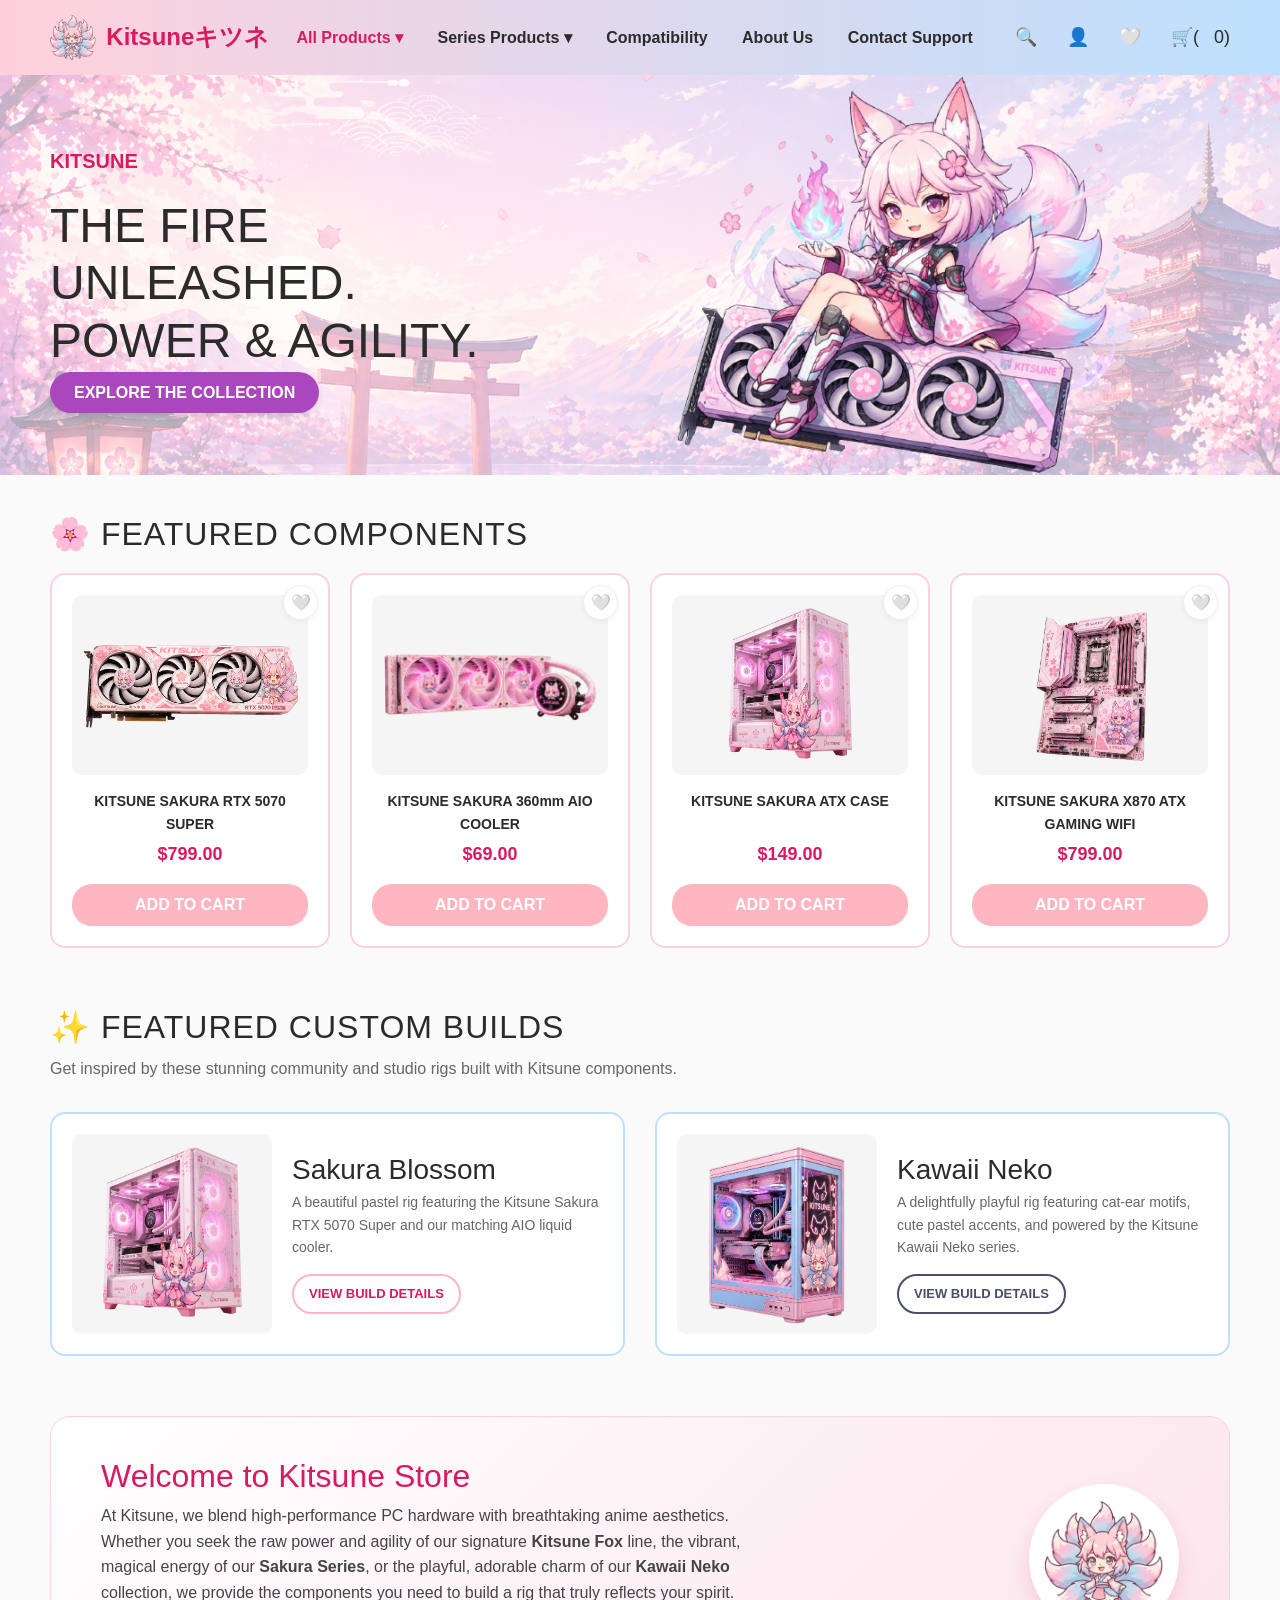
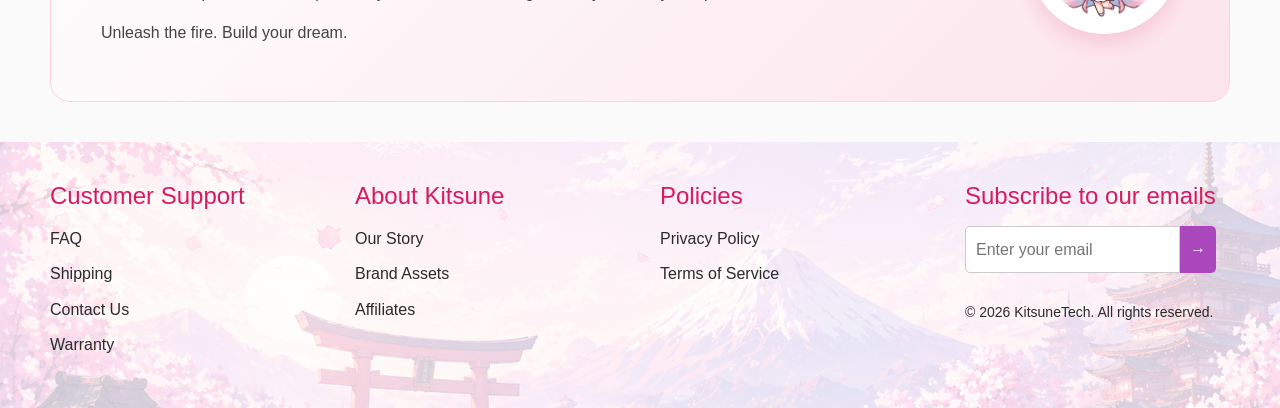
<file: index.html>
<!DOCTYPE html>
<html lang="en">
<head>
    <meta charset="UTF-8">
    <meta name="viewport" content="width=device-width, initial-scale=1.0">
    <title>Kitsune Official Store</title>
    <link rel="icon" type="image/png" href="assets/Logo.png">
    <link href="https://cdn.jsdelivr.net/npm/bootstrap@5.3.3/dist/css/bootstrap.min.css" rel="stylesheet"> 
    <link rel="stylesheet" href="styles.css?v=4">
</head>
<body>

    <script src="https://cdn.jsdelivr.net/npm/bootstrap@5.3.3/dist/js/bootstrap.bundle.min.js"></script>
    <div class="sakura-container"></div>

    <header>
        <span class="menu-toggle" onclick="toggleMobileMenu()" style="display: none;">☰</span>
        
        <a href="#" class="logo">
            <img src="assets/Logo.png" class="brand-logo" alt="Kitsune Logo"> Kitsuneキツネ
        </a>
        <nav>
            <div class="dropdown">
                <a href="catalog.html" class="dropbtn" style="color: #d81b60;">All Products ▾</a>
                <div class="dropdown-content">
                    <a href="amd.html">AMD Graphics Cards</a>
                    <a href="nvidia.html">NVIDIA Graphics Cards</a>
                </div>
            </div>
            
            <div class="dropdown">
                <a href="#" class="dropbtn">Series Products ▾</a>
                <div class="dropdown-content">
                    <a href="kitsune-fox-series.html">🦊 Kitsune Fox</a>
                    <a href="sakura-series.html">🌸 Sakura Blossom</a>
                    <a href="kawaii-neko-series.html">🐾 Kawaii Neko</a>
                </div>
            </div>

            <a href="compatibility.html">Compatibility</a>
            <a href="about-us.html">About Us</a>
            <a href="contact-support.html">Contact Support</a>
        </nav>

        <div class="nav-icons">
             <div class="search-container" style="display: flex; align-items: center;">
                <input type="text" id="search-bar" placeholder="Search Kitsune..." 
                style="width: 0; padding: 0; border: none; border-bottom: 2px solid var(--pastel-pink); 
                transition: width 0.3s ease; outline: none; background: transparent;">
                <span style="cursor: pointer;" onclick="toggleSearch()" title="Search">🔍</span>
            </div>
            <a href="account.html" style="text-decoration: none; color: inherit;"><span title="Account">👤</span></a>
            <a href="wishlist.html" style="text-decoration: none; color: inherit;"><span title="Wishlist">🤍</span></a>
            <span style="cursor: pointer;" onclick="toggleCart()" title="View Cart">🛒(<span id="cart-count-nav">0</span>)</span>
        </div>
    </header>

    <section class="hero">
        <div class="hero-content">
            <p style="color: #d81b60; font-weight: bold;">KITSUNE </p>
            <h1>THE FIRE UNLEASHED.<br>POWER & AGILITY.</h1>
            <a href="catalog.html" class="btn-main">EXPLORE THE COLLECTION</a>
        </div>
        <div class="hero-mascot">
            <img src="assets/Kitsune Sakura.png" alt="Kitsune Sakura Mascot">
        </div>
    </section>

    <main>
        <h2 class="section-title">🌸 Featured Components</h2>
        
        <div class="product-grid index-grid">
            <div class="product-card">
                <div class="product-img">
                    <img src="assets/Kitsune Sakura RTX 5070 Super.png" alt="KITSUNE SAKURA RTX 5070 SUPER">
                </div>
                <div class="product-title">KITSUNE SAKURA RTX 5070 SUPER</div>
                <div class="product-price">$799.00</div>
                <button class="btn-add">ADD TO CART</button>
            </div>
            
            <div class="product-card">
                <div class="product-img">
                    <img src="assets/Kitsune Sakura 360mm AIO Cooler.png" alt="KITSUNE SAKURA 360mm AIO COOLER">
                </div>
                <div class="product-title">KITSUNE SAKURA 360mm AIO COOLER</div>
                <div class="product-price">$69.00</div>
                <button class="btn-add">ADD TO CART</button>
            </div>
            
            <div class="product-card">
                <div class="product-img">
                    <img src="assets/Kitsune Sakura ATX Case.png" alt="KITSUNE SAKURA ATX CASE">
                </div>
                <div class="product-title">KITSUNE SAKURA ATX CASE</div>
                <div class="product-price">$149.00</div>
                <button class="btn-add">ADD TO CART</button>
            </div>
            
            <div class="product-card">
                <div class="product-img">
                    <img src="assets/Kitsune Sakura X870 ATX Gaming Wifi.png" alt="KITSUNE SAKURA X870 ATX GAMING WIFI">
                </div>
                <div class="product-title">KITSUNE SAKURA X870 ATX GAMING WIFI</div>
                <div class="product-price">$799.00</div>
                <button class="btn-add">ADD TO CART</button>
            </div>
        </div>

        <h2 class="section-title" style="margin-top: 60px;">✨ Featured Custom Builds</h2>
        <p style="margin-top: -10px; margin-bottom: 30px; color: #666;">Get inspired by these stunning community and studio rigs built with Kitsune components.</p>
        
        <div class="builds-grid">
            <div class="build-card">
                <div class="build-img">
                    <img src="assets/Sakura_Build.png" alt="Kitsune Sakura Custom Build">
                </div>
                <div class="build-details">
                    <h3>Sakura Blossom</h3>
                    <p class="build-specs">A beautiful pastel rig featuring the Kitsune Sakura RTX 5070 Super and our matching AIO liquid cooler.</p>
                    <a href="#" class="btn-outline">VIEW BUILD DETAILS</a>
                </div>
            </div>

            <div class="build-card">
                <div class="build-img">
                    <img src="assets/Kawaii_Neko_Build.png" alt="Kitsune Kawaii Neko Custom Build">
                </div>
                <div class="build-details">
                    <h3>Kawaii Neko</h3>
                    <p class="build-specs">A delightfully playful rig featuring cat-ear motifs, cute pastel accents, and powered by the Kitsune Kawaii Neko series.</p>
                    <a href="#" class="btn-outline-dark">VIEW BUILD DETAILS</a>
                </div>
            </div>
        </div>

        <section class="brand-intro">
            <div class="intro-text">
                <h2>Welcome to Kitsune Store</h2>
                <p>At Kitsune, we blend high-performance PC hardware with breathtaking anime aesthetics. Whether you seek the raw power and agility of our signature <strong>Kitsune Fox</strong> line, the vibrant, magical energy of our <strong>Sakura Series</strong>, or the playful, adorable charm of our <strong>Kawaii Neko</strong> collection, we provide the components you need to build a rig that truly reflects your spirit.</p>
                <p>Unleash the fire. Build your dream.</p>
            </div>
            <div class="intro-graphic">
                <img src="assets/Logo.png" alt="Kitsune Logo">
            </div>
        </section>
    </main>

    <div id="cartSidebar" style="position: fixed; top: 0; right: -350px; width: 300px; height: 100%; 
         background: white; box-shadow: -5px 0 15px rgba(0,0,0,0.1); z-index: 1001; 
         transition: right 0.3s ease; padding: 25px; display: flex; flex-direction: column; box-sizing: border-box;">
        
        <div style="display: flex; justify-content: space-between; align-items: center; 
                    border-bottom: 2px solid var(--pastel-pink); padding-bottom: 15px;">
            <h3 style="margin: 0; color: #d81b60;">Your Pack</h3>
            <span onclick="toggleCart()" style="font-size: 24px; cursor: pointer;">&times;</span>
        </div>

        <div id="cartItems" style="flex-grow: 1; padding: 20px 0; color: #666; text-align: center;">
            <p>The pack is empty. Time to hunt for parts!</p>
        </div>

        <div style="border-top: 2px solid #eee; padding-top: 15px;">
            <p style="display: flex; justify-content: space-between; font-weight: bold;">
                Total: <span>$0.00</span>
            </p>
            <button style="width: 100%; padding: 15px; background: var(--btn-pink); border: none; border-radius: 30px; color: white; font-weight: bold; cursor: pointer;">CHECKOUT</button>
        </div>
    </div>

    <footer class="no-margin">
        <div class="footer-col">
            <h4>Customer Support</h4>
            <ul>
                <li>FAQ</li>
                <li>Shipping</li>
                <li>Contact Us</li>
                <li>Warranty</li>
            </ul>
        </div>
        <div class="footer-col">
            <h4>About Kitsune</h4>
            <ul>
                <li>Our Story</li>
                <li>Brand Assets</li>
                <li>Affiliates</li>
            </ul>
        </div>
        <div class="footer-col">
            <h4>Policies</h4>
            <ul>
                <li>Privacy Policy</li>
                <li>Terms of Service</li>
            </ul>
        </div>
        <div class="footer-col newsletter">
            <h4>Subscribe to our emails</h4>
            <div style="display: flex;">
                <input type="email" placeholder="Enter your email">
                <button>→</button>
            </div>
            <br>
            <small>© 2026 KitsuneTech. All rights reserved.</small>
        </div>
    </footer>
    <script src="script.js"></script>
</body>
</html>
</file>
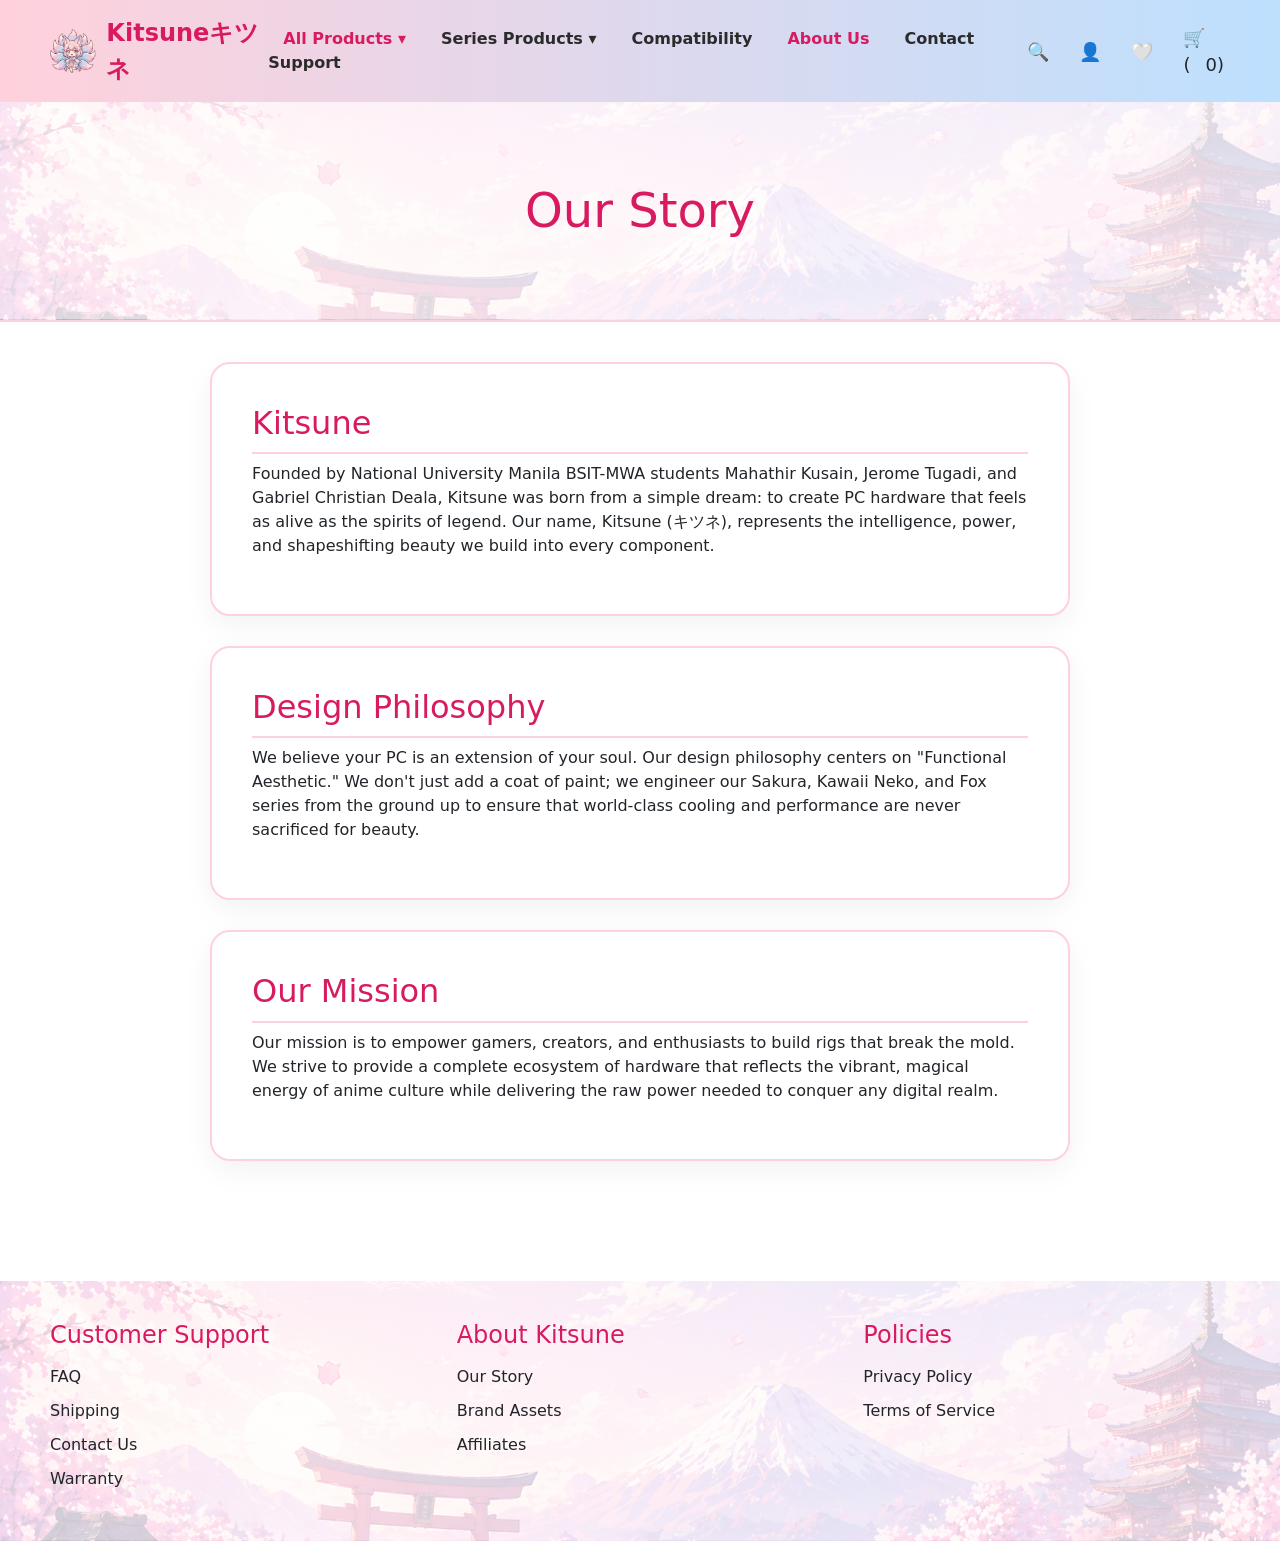
<file: about-us.html>
<!DOCTYPE html>
<html lang="en">
<head>
    <meta charset="UTF-8">
    <meta name="viewport" content="width=device-width, initial-scale=1.0">
    <title>About Us - Kitsune Official Store</title>
    <link rel="icon" type="image/png" href="assets/Logo.png">
    <link rel="stylesheet" href="styles.css?v=4">
    <link href="https://cdn.jsdelivr.net/npm/bootstrap@5.3.3/dist/css/bootstrap.min.css" rel="stylesheet">
</head>
<body>
    
    <script src="https://cdn.jsdelivr.net/npm/bootstrap@5.3.3/dist/js/bootstrap.bundle.min.js"></script>
    <div class="sakura-container"></div>

    <header>
        <a href="index.html" class="logo">
            <img src="assets/Logo.png" class="brand-logo" alt="Kitsune Logo"> Kitsuneキツネ
        </a>     
        <nav>
            <div class="dropdown">
                <a href="catalog.html" class="dropbtn" style="color: #d81b60;">All Products ▾</a>
                <div class="dropdown-content">
                    <a href="amd.html">AMD Graphics Cards</a>
                    <a href="nvidia.html">NVIDIA Graphics Cards</a>
                </div>
            </div>
            
            <div class="dropdown">
                <a class="dropbtn">Series Products ▾</a>
                <div class="dropdown-content">
                    <a href="kitsune-fox-series.html">🦊 Kitsune Fox</a>
                    <a href="sakura-series.html">🌸 Sakura Blossom</a>
                    <a href="kawaii-neko-series.html">🐾 Kawaii Neko</a>
                </div>
            </div>

            <a href="compatibility.html">Compatibility</a> 
            <a href="about-us.html" style="color: #d81b60;">About Us</a>
            <a href="contact-support.html">Contact Support</a>
        </nav>

        <div class="nav-icons">
            <div class="search-container" style="display: flex; align-items: center;">
                <input type="text" id="search-bar" placeholder="Search Kitsune..." 
                       style="width: 0; padding: 0; border: none; border-bottom: 2px solid var(--pastel-pink); 
                              transition: width 0.3s ease; outline: none; background: transparent;">
                <span onclick="toggleSearch()" title="Search">🔍</span>
            </div>
            <a href="account.html" style="text-decoration: none; color: inherit;"><span title="Account">👤</span></a>
            <a href="wishlist.html" style="text-decoration: none; color: inherit;"><span title="Wishlist">🤍</span></a>
            <span onclick="toggleCart()" title="View Cart">🛒(<span id="cart-count-nav">0</span>)</span>
        </div>
    </header>

    <div class="page-header about-header">
        <h1>Our Story</h1>
    </div>

    <main class="layout-about">
        <div class="content-section">
            <h2>Kitsune</h2>
            <p>Founded by National University Manila BSIT-MWA students Mahathir Kusain, Jerome Tugadi, and Gabriel Christian Deala, Kitsune was born from a simple dream: to create PC hardware that feels as alive as the spirits of legend. Our name, Kitsune (キツネ), represents the intelligence, power, and shapeshifting beauty we build into every component.</p>
        </div>

        <div class="content-section">
            <h2>Design Philosophy</h2>
            <p>We believe your PC is an extension of your soul. Our design philosophy centers on "Functional Aesthetic." We don't just add a coat of paint; we engineer our Sakura, Kawaii Neko, and Fox series from the ground up to ensure that world-class cooling and performance are never sacrificed for beauty.</p>
        </div>

        <div class="content-section">
            <h2>Our Mission</h2>
            <p>Our mission is to empower gamers, creators, and enthusiasts to build rigs that break the mold. We strive to provide a complete ecosystem of hardware that reflects the vibrant, magical energy of anime culture while delivering the raw power needed to conquer any digital realm.</p>
        </div>
    </main>
    
    <div id="cartSidebar" style="position: fixed; top: 0; right: -350px; width: 300px; height: 100%; 
         background: white; box-shadow: -5px 0 15px rgba(0,0,0,0.1); z-index: 1001; 
         transition: right 0.3s ease; padding: 25px; display: flex; flex-direction: column; box-sizing: border-box;">
        
        <div style="display: flex; justify-content: space-between; align-items: center; 
                    border-bottom: 2px solid var(--pastel-pink); padding-bottom: 15px;">
            <h3 style="margin: 0; color: #d81b60;">Your Pack</h3>
            <span onclick="toggleCart()" style="font-size: 24px; cursor: pointer;">&times;</span>
        </div>

        <div id="cartItems" style="flex-grow: 1; padding: 20px 0; color: #666; text-align: center;">
            <p>The pack is empty. Time to hunt for parts!</p>
        </div>

        <div style="border-top: 2px solid #eee; padding-top: 15px;">
            <p style="display: flex; justify-content: space-between; font-weight: bold;">
                Total: <span>$0.00</span>
            </p>
            <button style="width: 100%; padding: 15px; background: var(--btn-pink); border: none; border-radius: 30px; color: white; font-weight: bold; cursor: pointer;">CHECKOUT</button>
        </div>
    </div>

    <footer>
    <div class="footer-col">
        <h4>Customer Support</h4>
        <ul>
            <li>FAQ</li>
            <li>Shipping</li>
            <li>Contact Us</li>
            <li>Warranty</li>
        </ul>
    </div>
    <div class="footer-col">
        <h4>About Kitsune</h4>
        <ul>
            <li>Our Story</li>
            <li>Brand Assets</li>
            <li>Affiliates</li>
        </ul>
    </div>
    <div class="footer-col">
        <h4>Policies</h4>
        <ul>
            <li>Privacy Policy</li>
            <li>Terms of Service</li>
        </ul>
    </div>
</footer>

    <script src="script.js"></script>
</body>
</html>
</file>
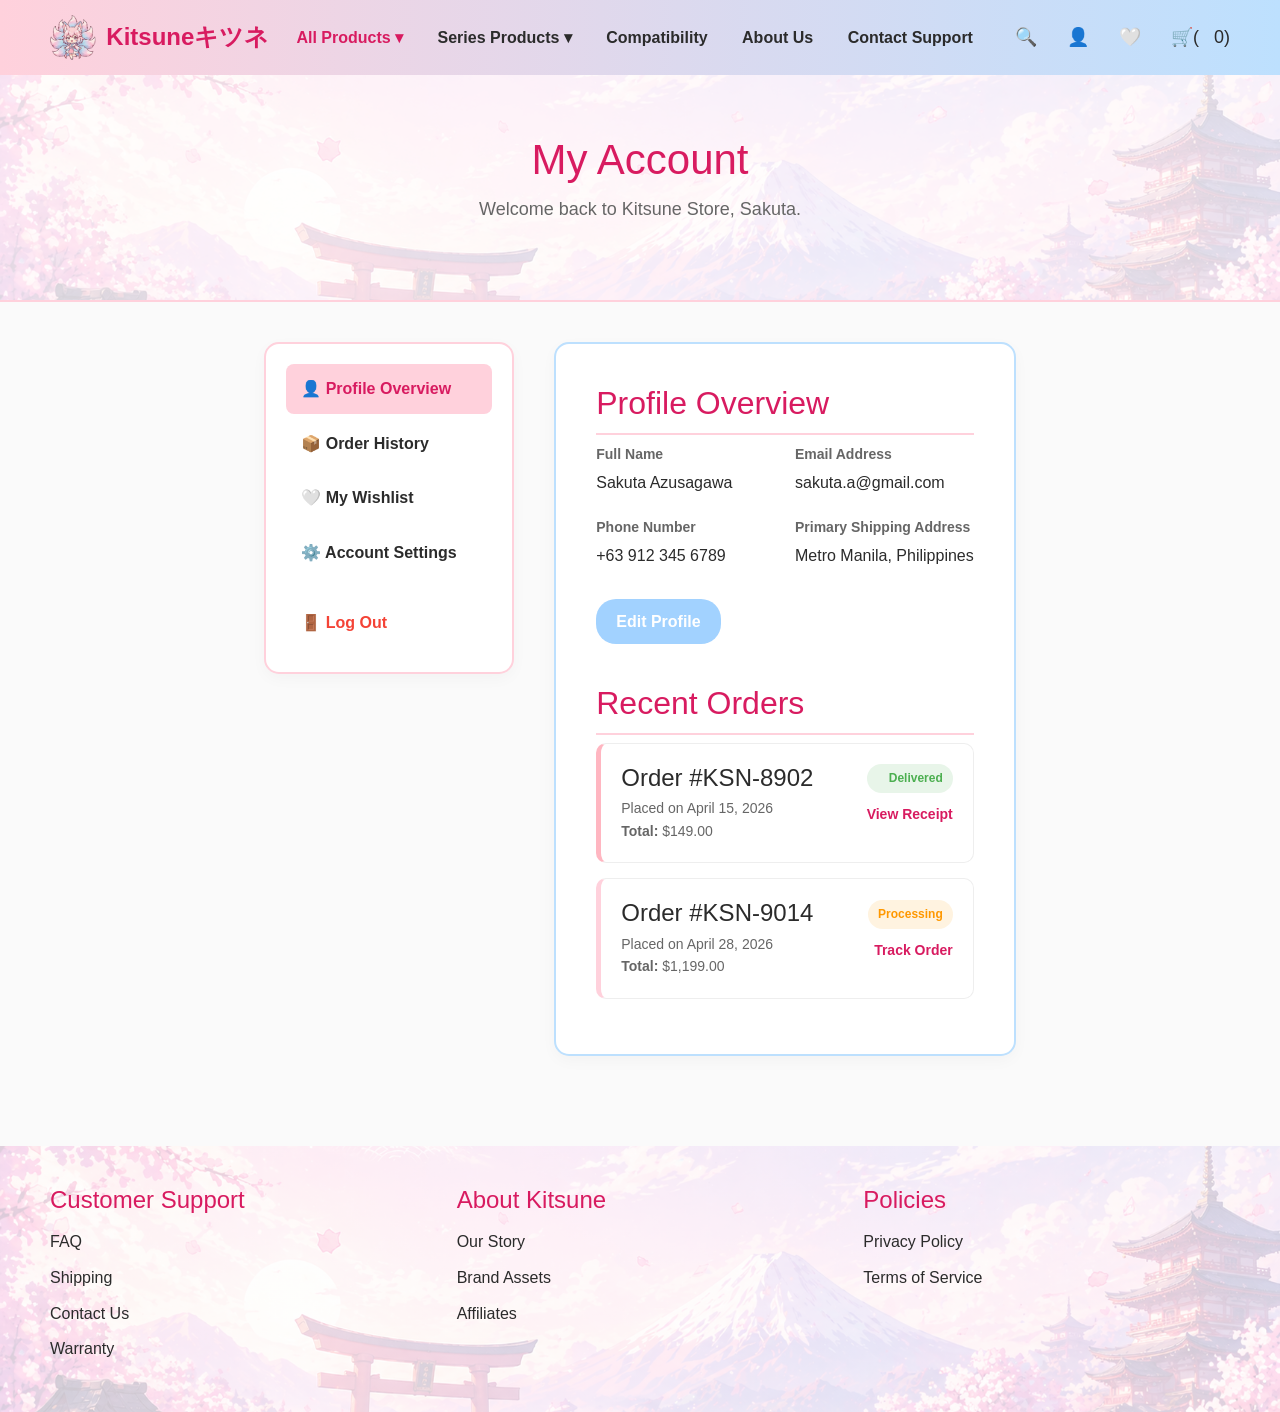
<file: account.html>
<!DOCTYPE html>
<html lang="en">
<head>
    <meta charset="UTF-8">
    <meta name="viewport" content="width=device-width, initial-scale=1.0">
    <title>Kitsune Official Store</title>
    <link rel="icon" type="image/png" href="assets/Logo.png">
    <link href="https://cdn.jsdelivr.net/npm/bootstrap@5.3.3/dist/css/bootstrap.min.css" rel="stylesheet"> 
    <link rel="stylesheet" href="styles.css?v=2">
</head>
<body>
    
    <script src="https://cdn.jsdelivr.net/npm/bootstrap@5.3.3/dist/js/bootstrap.bundle.min.js"></script>
    <div class="sakura-container"></div>

    <header>
        <a href="index.html" class="logo">
            <img src="assets/Logo.png" class="brand-logo" alt="Kitsune Logo"> Kitsuneキツネ
        </a>
        <nav>
            <div class="dropdown">
                <a href="catalog.html" class="dropbtn" style="color: #d81b60;">All Products ▾</a>
                <div class="dropdown-content">
                    <a href="amd.html">AMD Graphics Cards</a>
                    <a href="nvidia.html">NVIDIA Graphics Cards</a>
                </div>
            </div>
            
            <div class="dropdown">
                <a class="dropbtn">Series Products ▾</a>
                <div class="dropdown-content">
                    <a href="kitsune-fox-series.html">🦊 Kitsune Fox</a>
                    <a href="sakura-series.html">🌸 Sakura Blossom</a>
                    <a href="kawaii-neko-series.html">🐾 Kawaii Neko</a>
                </div>
            </div>

            <a href="compatibility.html">Compatibility</a> 
            <a href="about-us.html">About Us</a>
            <a href="contact-support.html">Contact Support</a>
        </nav>

        <div class="nav-icons">
            <div class="search-container" style="display: flex; align-items: center;">
                <input type="text" id="search-bar" placeholder="Search Kitsune..." 
                       style="width: 0; padding: 0; border: none; border-bottom: 2px solid var(--pastel-pink); 
                              transition: width 0.3s ease; outline: none; background: transparent;">
                <span onclick="toggleSearch()" title="Search">🔍</span>
            </div>
            <a href="account.html" style="text-decoration: none; color: inherit;"><span title="Account">👤</span></a>
            <a href="wishlist.html" style="text-decoration: none; color: inherit;"><span title="Wishlist">🤍</span></a>
            <span onclick="toggleCart()" title="View Cart">🛒(<span id="cart-count-nav">0</span>)</span>
        </div>
        </div>
    </header>

    <div class="page-header">
        <h1>My Account</h1>
        <p>Welcome back to Kitsune Store, Sakuta.</p>
    </div>

    <main class="account-container">
        
        <div class="account-sidebar">
            <a href="#" class="active">👤 Profile Overview</a>
            <a href="#">📦 Order History</a>
            <a href="#">🤍 My Wishlist</a>
            <a href="#">⚙️ Account Settings</a>
            <a href="#" style="color: var(--error-red); margin-top: 20px;">🚪 Log Out</a>
        </div>

        <div class="account-content">
            <h2>Profile Overview</h2>
            
            <div class="profile-info">
                <div class="info-group">
                    <label>Full Name</label>
                    <p>Sakuta Azusagawa</p>
                </div>
                <div class="info-group">
                    <label>Email Address</label>
                    <p>sakuta.a@gmail.com</p>
                </div>
                <div class="info-group">
                    <label>Phone Number</label>
                    <p>+63 912 345 6789</p>
                </div>
                <div class="info-group">
                    <label>Primary Shipping Address</label>
                    <p>Metro Manila, Philippines</p>
                </div>
            </div>

            <button style="padding: 10px 20px; background-color: var(--btn-blue); color: white; border: none; border-radius: 20px; font-weight: bold; cursor: pointer; margin-bottom: 40px;">Edit Profile</button>

            <h2>Recent Orders</h2>
            

            <div class="order-card">
                <div class="order-details">
                    <h4>Order #KSN-8902</h4>
                    <p>Placed on April 15, 2026</p>
                    <p><strong>Total:</strong> $149.00</p>
                </div>
                <div style="text-align: right;">
                    <div class="order-status">Delivered</div>
                    <p style="margin-top: 10px; font-size: 14px; font-weight: bold; color: #d81b60; cursor: pointer;">View Receipt</p>
                </div>
            </div>

            <div class="order-card" style="border-left-color: var(--kitsune-orange);">
                <div class="order-details">
                    <h4>Order #KSN-9014</h4>
                    <p>Placed on April 28, 2026</p>
                    <p><strong>Total:</strong> $1,199.00</p>
                </div>
                <div style="text-align: right;">
                    <div class="order-status" style="background-color: #fff3e0; color: #ff9800;">Processing</div>
                    <p style="margin-top: 10px; font-size: 14px; font-weight: bold; color: #d81b60; cursor: pointer;">Track Order</p>
                </div>
            </div>

        </div>
    </main>

    <div id="cartSidebar" style="position: fixed; top: 0; right: -350px; width: 300px; height: 100%; 
         background: white; box-shadow: -5px 0 15px rgba(0,0,0,0.1); z-index: 1001; 
         transition: right 0.3s ease; padding: 25px; display: flex; flex-direction: column; box-sizing: border-box;">
        
        <div style="display: flex; justify-content: space-between; align-items: center; 
                    border-bottom: 2px solid var(--pastel-pink); padding-bottom: 15px;">
            <h3 style="margin: 0; color: #d81b60;">Your Pack</h3>
            <span onclick="toggleCart()" style="font-size: 24px; cursor: pointer;">&times;</span>
        </div>

        <div id="cartItems" style="flex-grow: 1; padding: 20px 0; color: #666; text-align: center;">
            <p>The pack is empty. Time to hunt for parts!</p>
        </div>

        <div style="border-top: 2px solid #eee; padding-top: 15px;">
            <p style="display: flex; justify-content: space-between; font-weight: bold;">
                Total: <span>$0.00</span>
            </p>
            <button style="width: 100%; padding: 15px; background: var(--btn-pink); border: none; border-radius: 30px; color: white; font-weight: bold; cursor: pointer;">CHECKOUT</button>
        </div>
    </div>

    <footer>
    <div class="footer-col">
        <h4>Customer Support</h4>
        <ul>
            <li>FAQ</li>
            <li>Shipping</li>
            <li>Contact Us</li>
            <li>Warranty</li>
        </ul>
    </div>
    <div class="footer-col">
        <h4>About Kitsune</h4>
        <ul>
            <li>Our Story</li>
            <li>Brand Assets</li>
            <li>Affiliates</li>
        </ul>
    </div>
    <div class="footer-col">
        <h4>Policies</h4>
        <ul>
            <li>Privacy Policy</li>
            <li>Terms of Service</li>
        </ul>
    </div>
</footer>
    <script src="script.js"></script>
</body>
</html>
</file>
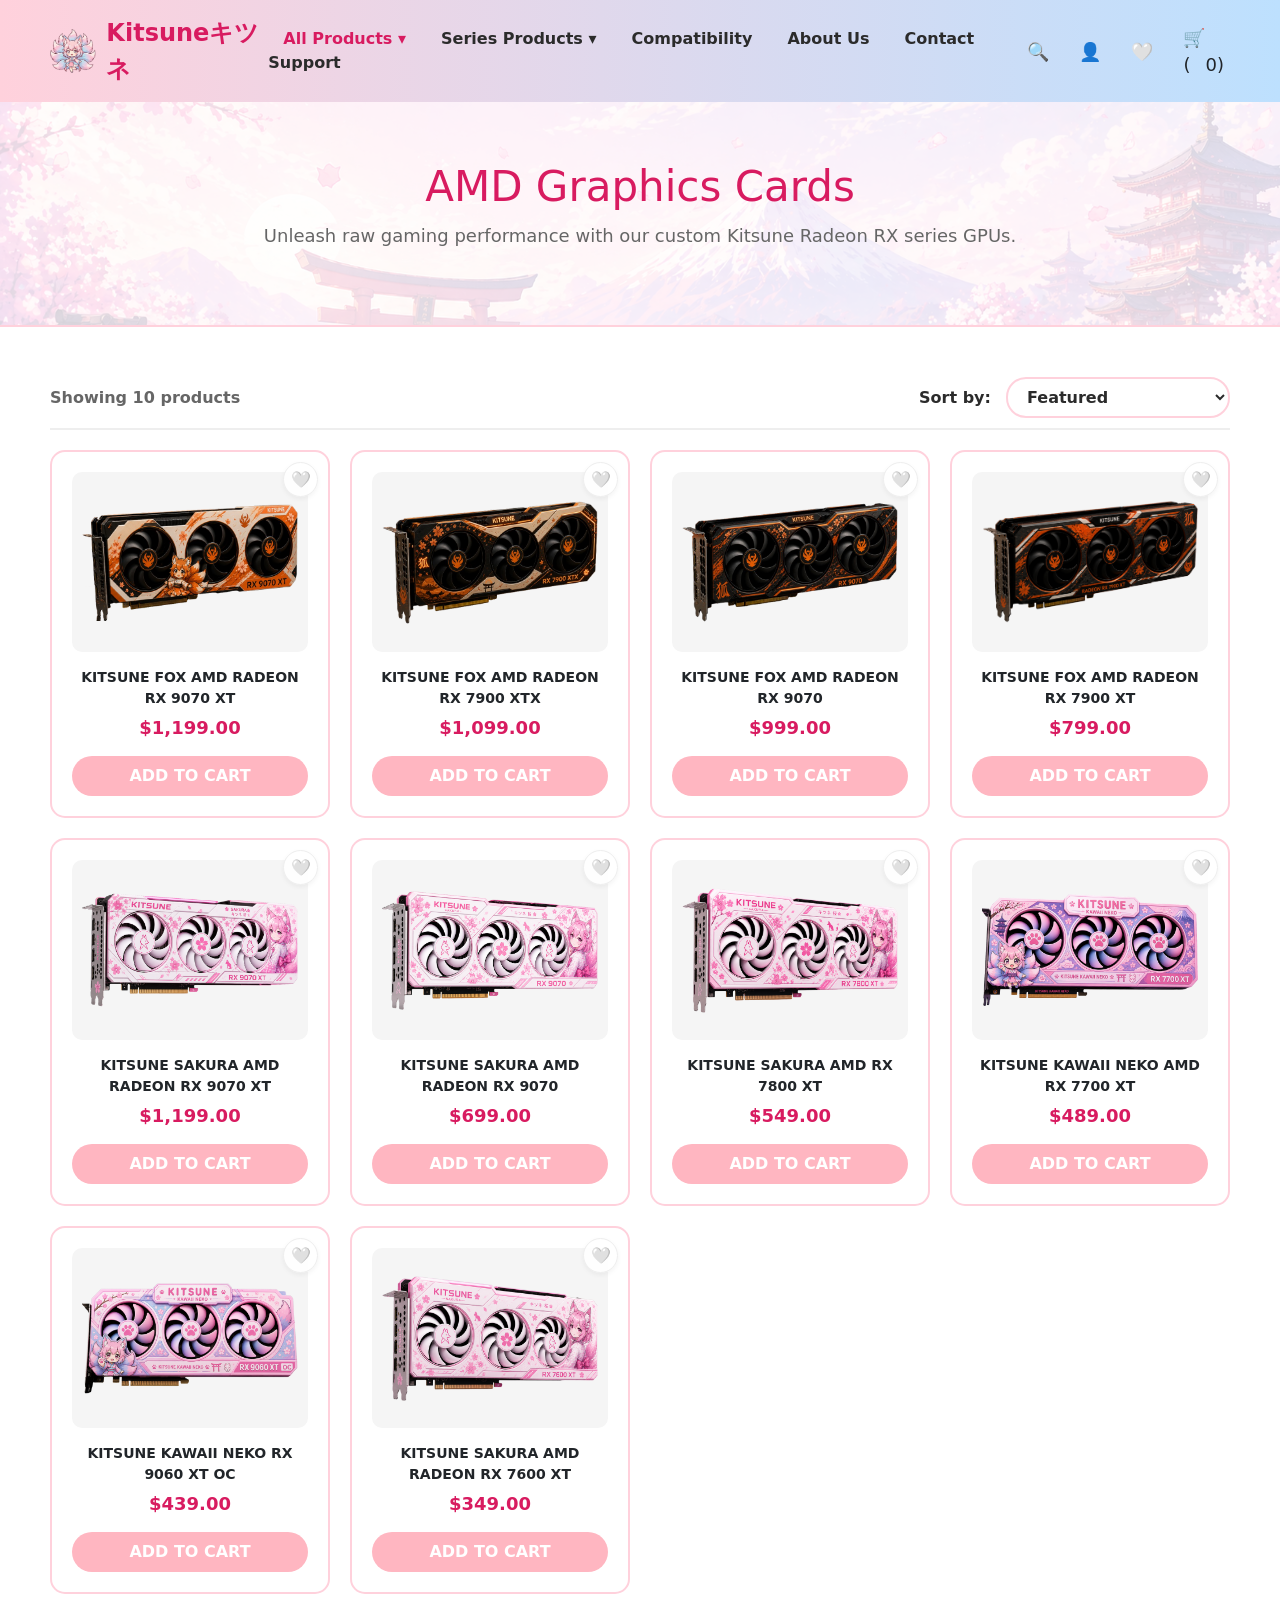
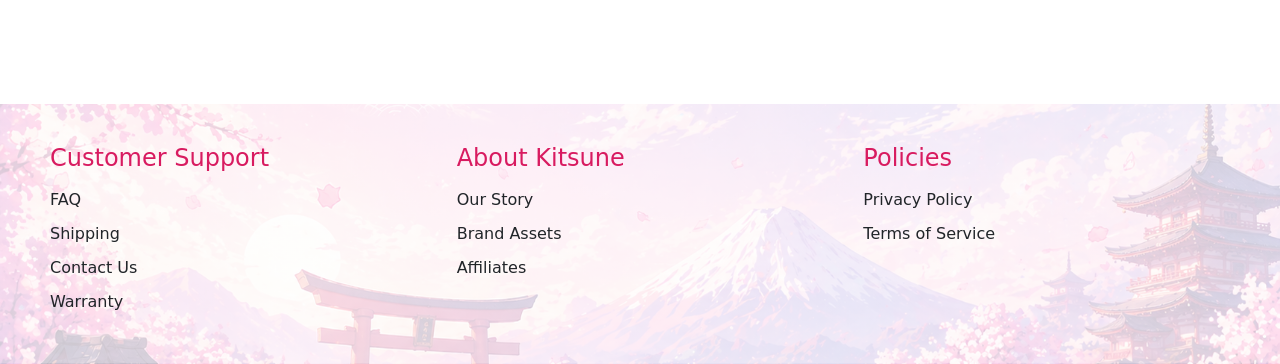
<file: amd.html>
<!DOCTYPE html>
<html lang="en">
<head>
    <meta charset="UTF-8">
    <meta name="viewport" content="width=device-width, initial-scale=1.0">
    <title>AMD Graphics Cards - Kitsune Official Store</title>
    <link rel="icon" type="image/png" href="assets/Logo.png">
    <link rel="stylesheet" href="styles.css?v=4">
    <link href="https://cdn.jsdelivr.net/npm/bootstrap@5.3.3/dist/css/bootstrap.min.css" rel="stylesheet">
</head>
<body>

    <script src="https://cdn.jsdelivr.net/npm/bootstrap@5.3.3/dist/js/bootstrap.bundle.min.js"></script>
    <div class="sakura-container"></div>

    <header>
        <a href="index.html" class="logo">
            <img src="assets/Logo.png" class="brand-logo" alt="Kitsune Logo"> Kitsuneキツネ
        </a>
        <nav>
            <div class="dropdown">
                <a href="catalog.html" class="dropbtn" style="color: #d81b60;">All Products ▾</a>
                <div class="dropdown-content">
                    <a href="amd.html">AMD Graphics Cards</a>
                    <a href="nvidia.html">NVIDIA Graphics Cards</a>
                </div>
            </div>
            
            <div class="dropdown">
                <a href="#" class="dropbtn">Series Products ▾</a>
                <div class="dropdown-content">
                    <a href="kitsune-fox-series.html">🦊 Kitsune Fox</a>
                    <a href="sakura-series.html">🌸 Sakura Blossom</a>
                    <a href="kawaii-neko-series.html">🐾 Kawaii Neko</a>
                </div>
            </div>

            <a href="compatibility.html">Compatibility</a>
            <a href="about-us.html">About Us</a>
            <a href="contact-support.html">Contact Support</a> 
        </nav>
        <div class="nav-icons">
             <div class="search-container" style="display: flex; align-items: center;">
                <input type="text" id="search-bar" placeholder="Search Kitsune..." 
                style="width: 0; padding: 0; border: none; border-bottom: 2px solid var(--pastel-pink); 
                transition: width 0.3s ease; outline: none; background: transparent;">
                <span style="cursor: pointer;" onclick="toggleSearch()" title="Search">🔍</span>
            </div>
            <a href="account.html" style="text-decoration: none; color: inherit;"><span title="Account">👤</span></a>
            <a href="wishlist.html" style="text-decoration: none; color: inherit;"><span title="Wishlist">🤍</span></a>
            <span style="cursor: pointer;" onclick="toggleCart()" title="View Cart">🛒(<span id="cart-count-nav">0</span>)</span>
        </div>
    </header>

    <div class="page-header">
        <h1>AMD Graphics Cards</h1>
        <p>Unleash raw gaming performance with our custom Kitsune Radeon RX series GPUs.</p>
    </div>

    <main>

        <div class="toolbar">
            <div class="product-count">Showing 10 products</div>
            <div class="sorting">
                <label for="sortOptions">Sort by: </label>
                <select id="sortOptions" onchange="sortProducts()">
                    <option value="featured">Featured</option>
                    <option value="az">Alphabetically, A-Z</option>
                    <option value="za">Alphabetically, Z-A</option>
                    <option value="price-low">Price, low to high</option>
                    <option value="price-high">Price, high to low</option>
                </select>
            </div>
        </div>
        
        <div class="product-grid">

            <div class="product-card" style="border-color: var(--kitsune-orange);">
                <div class="product-img"><img src="assets/Kitsune_Fox_RX_9070XT.png" alt="Kitsune Fox AMD Radeon RX 9070 XT"></div>
                <div class="product-title">KITSUNE FOX AMD RADEON RX 9070 XT</div>
                <div class="product-price">$1,199.00</div>
                <button class="btn-add btn-fox">ADD TO CART</button>
            </div>

            <div class="product-card" style="border-color: var(--kitsune-orange);">
                <div class="product-img"><img src="assets/Kitsune_Fox_RX_7900.png" alt="Kitsune Fox AMD RX 7900 XTX"></div>
                <div class="product-title">KITSUNE FOX AMD RADEON RX 7900 XTX</div>
                <div class="product-price">$1,099.00</div>
                <button class="btn-add btn-fox">ADD TO CART</button>
            </div>

            <div class="product-card" style="border-color: var(--kitsune-orange);">
                <div class="product-img"><img src="assets/Kitsune_Fox_RX_9070.png" alt="Kitsune Fox AMD Radeon RX 9070"></div>
                <div class="product-title">KITSUNE FOX AMD RADEON RX 9070</div>
                <div class="product-price">$999.00</div>
                <button class="btn-add btn-fox">ADD TO CART</button>
            </div>

            <div class="product-card" style="border-color: var(--kitsune-orange);">
                <div class="product-img"><img src="assets/Kitsune_Fox_RX_7900XT.png" alt="Kitsune Fox AMD Radeon RX 7900 XT"></div>
                <div class="product-title">KITSUNE FOX AMD RADEON RX 7900 XT</div>
                <div class="product-price">$799.00</div>
                <button class="btn-add btn-fox">ADD TO CART</button>
            </div>

            <div class="product-card">
                <div class="product-img">
                    <img src="assets/Kitsune_Sakura_RX_9070XT.png" alt="Kitsune Sakura AMD Radeon RX 9070 XT">
                </div>
                <div class="product-title">KITSUNE SAKURA AMD RADEON RX 9070 XT</div>
                <div class="product-price">$1,199.00</div>
                <button class="btn-add">ADD TO CART</button>
            </div>

            <div class="product-card">
                <div class="product-img"><img src="assets/Kitsune_Sakura_RX_9070.png" alt="Kitsune Sakura AMD Radeon RX 9070"></div>
                <div class="product-title">KITSUNE SAKURA AMD RADEON RX 9070</div>
                <div class="product-price">$699.00</div>
                <button class="btn-add">ADD TO CART</button>
            </div>

            <div class="product-card">
                <div class="product-img"><img src="assets/Kitsune_Sakura_RX_7800.png" alt="Kitsune Sakura AMD RX 7800 XT"></div>
                <div class="product-title">KITSUNE SAKURA AMD RX 7800 XT</div>
                <div class="product-price">$549.00</div>
                <button class="btn-add">ADD TO CART</button>
            </div>

            <div class="product-card">
                <div class="product-img"><img src="assets/Kitsune_Kawaii_Neko_RX_7700.png" alt="Kitsune Kawaii Neko AMD RX 7700 XT"></div>
                <div class="product-title">KITSUNE KAWAII NEKO AMD RX 7700 XT</div>
                <div class="product-price">$489.00</div>
                <button class="btn-add">ADD TO CART</button>
            </div>

            <div class="product-card">
                <div class="product-img"><img src="assets/Kitsune_Kawaii_Neko_RX_9060.png" alt="Kitsune Kawaii Neko RX 9060 XT OC"></div>
                <div class="product-title">KITSUNE KAWAII NEKO RX 9060 XT OC</div>
                <div class="product-price">$439.00</div>
                <button class="btn-add">ADD TO CART</button>
            </div>

            <div class="product-card">
                <div class="product-img"><img src="assets/Kitsune_Sakura_RX_7600XT.png" alt="Kitsune Sakura AMD Radeon RX 7600 XT"></div>
                <div class="product-title">KITSUNE SAKURA AMD RADEON RX 7600 XT</div>
                <div class="product-price">$349.00</div>
                <button class="btn-add">ADD TO CART</button>
            </div>

        </div>

    </main>

    <div id="cartSidebar" style="position: fixed; top: 0; right: -350px; width: 300px; height: 100%; 
         background: white; box-shadow: -5px 0 15px rgba(0,0,0,0.1); z-index: 1001; 
         transition: right 0.3s ease; padding: 25px; display: flex; flex-direction: column; box-sizing: border-box;">
        
        <div style="display: flex; justify-content: space-between; align-items: center; 
                    border-bottom: 2px solid var(--pastel-pink); padding-bottom: 15px;">
            <h3 style="margin: 0; color: #d81b60;">Your Pack</h3>
            <span onclick="toggleCart()" style="font-size: 24px; cursor: pointer;">&times;</span>
        </div>

        <div id="cartItems" style="flex-grow: 1; padding: 20px 0; color: #666; text-align: center;">
            <p>The pack is empty. Time to hunt for parts!</p>
        </div>

        <div style="border-top: 2px solid #eee; padding-top: 15px;">
            <p style="display: flex; justify-content: space-between; font-weight: bold;">
                Total: <span>$0.00</span>
            </p>
            <button style="width: 100%; padding: 15px; background: var(--btn-pink); border: none; border-radius: 30px; color: white; font-weight: bold; cursor: pointer;">CHECKOUT</button>
        </div>
    </div>

    <footer>
        <div class="footer-col">
            <h4>Customer Support</h4>
            <ul>
                <li>FAQ</li>
                <li>Shipping</li>
                <li>Contact Us</li>
                <li>Warranty</li>
            </ul>
        </div>
        <div class="footer-col">
            <h4>About Kitsune</h4>
            <ul>
                <li>Our Story</li>
                <li>Brand Assets</li>
                <li>Affiliates</li>
            </ul>
        </div>
        <div class="footer-col">
            <h4>Policies</h4>
            <ul>
                <li>Privacy Policy</li>
                <li>Terms of Service</li>
            </ul>
        </div>
    </footer>
    <script src="script.js"></script>
</body>
</html>
</file>
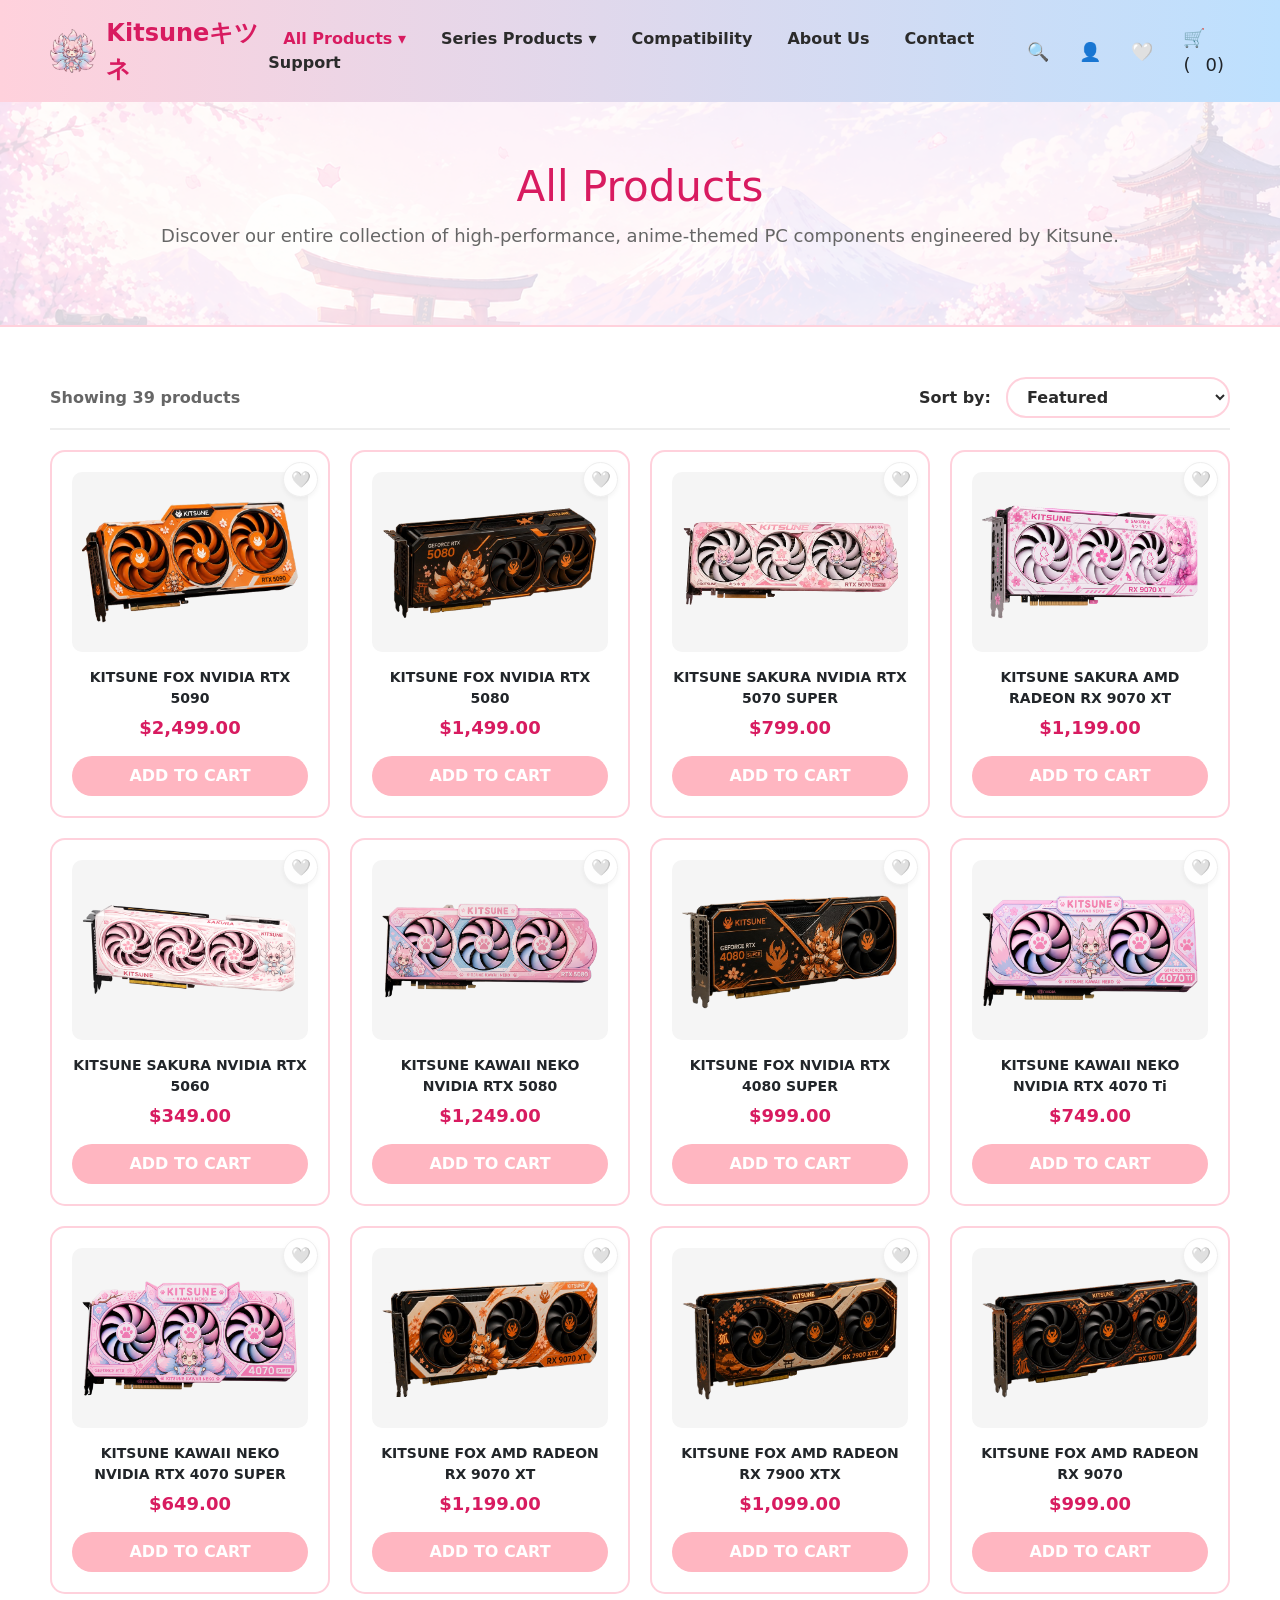
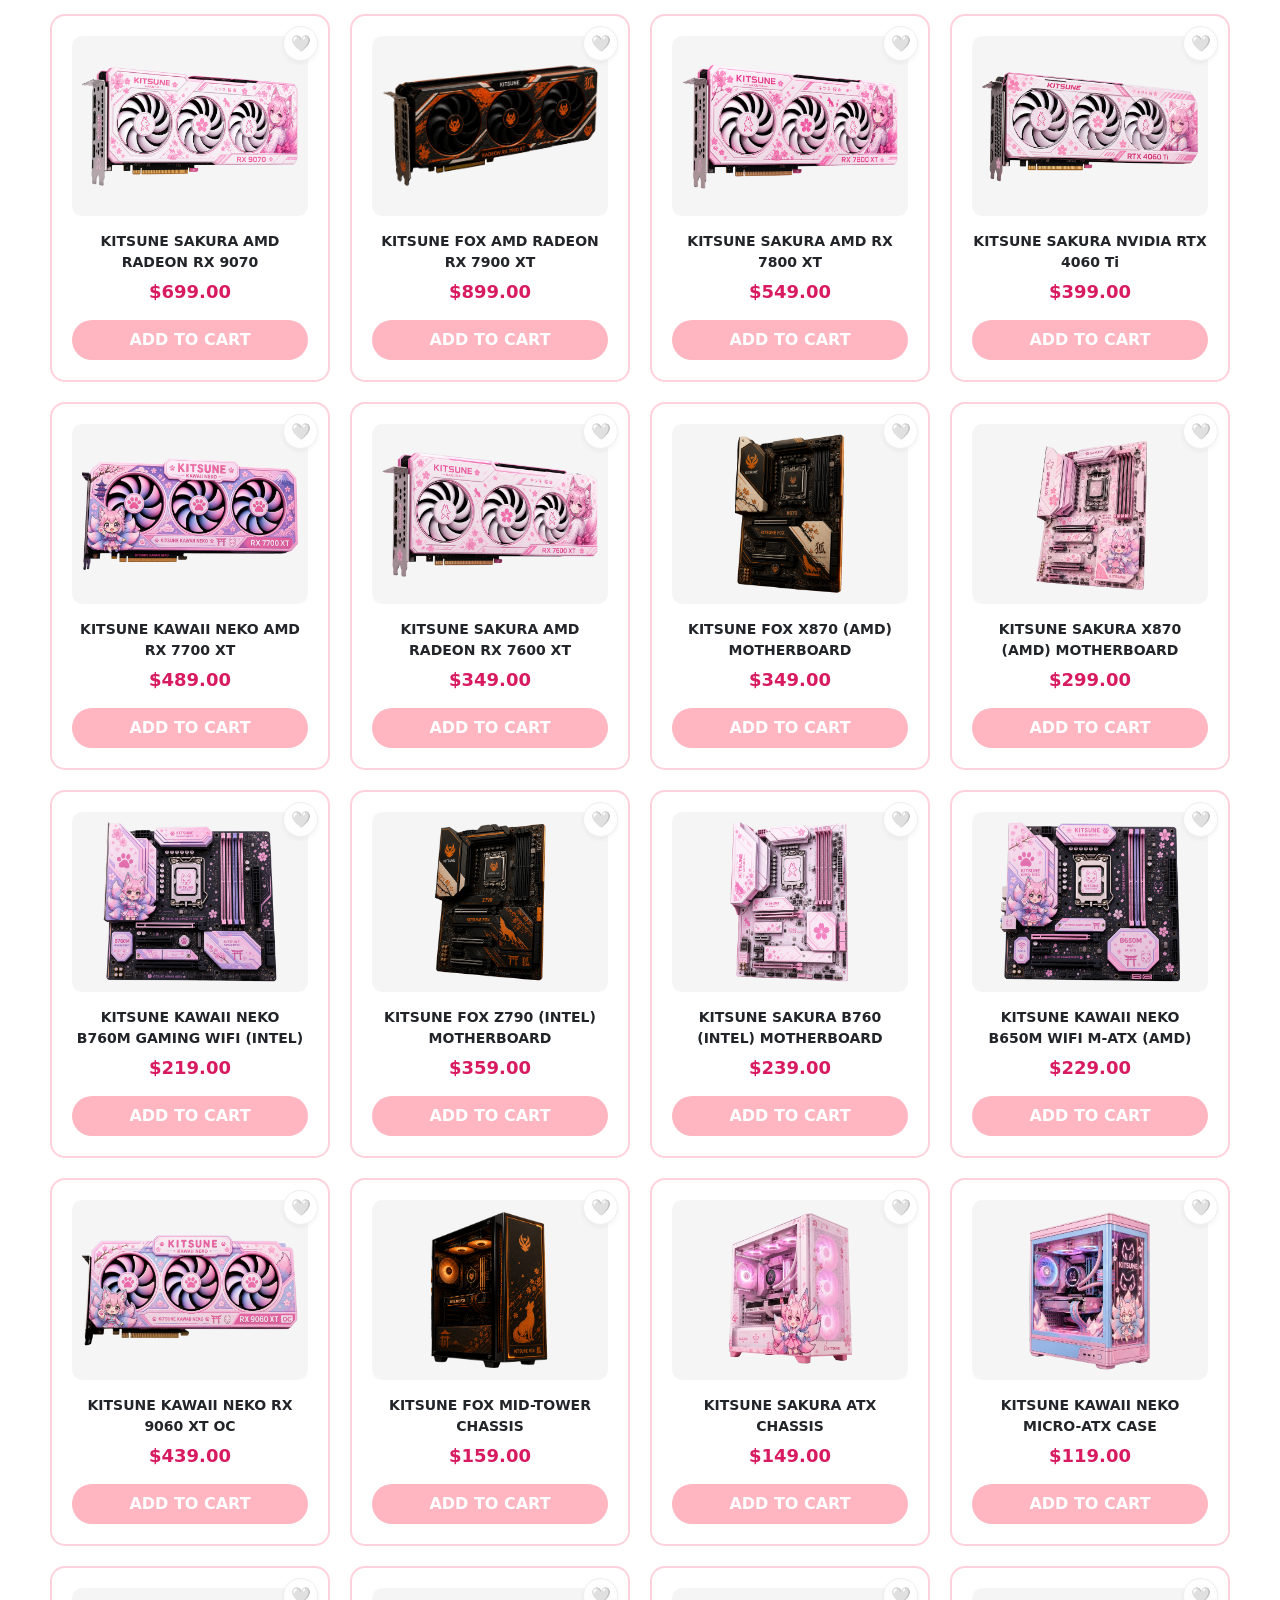
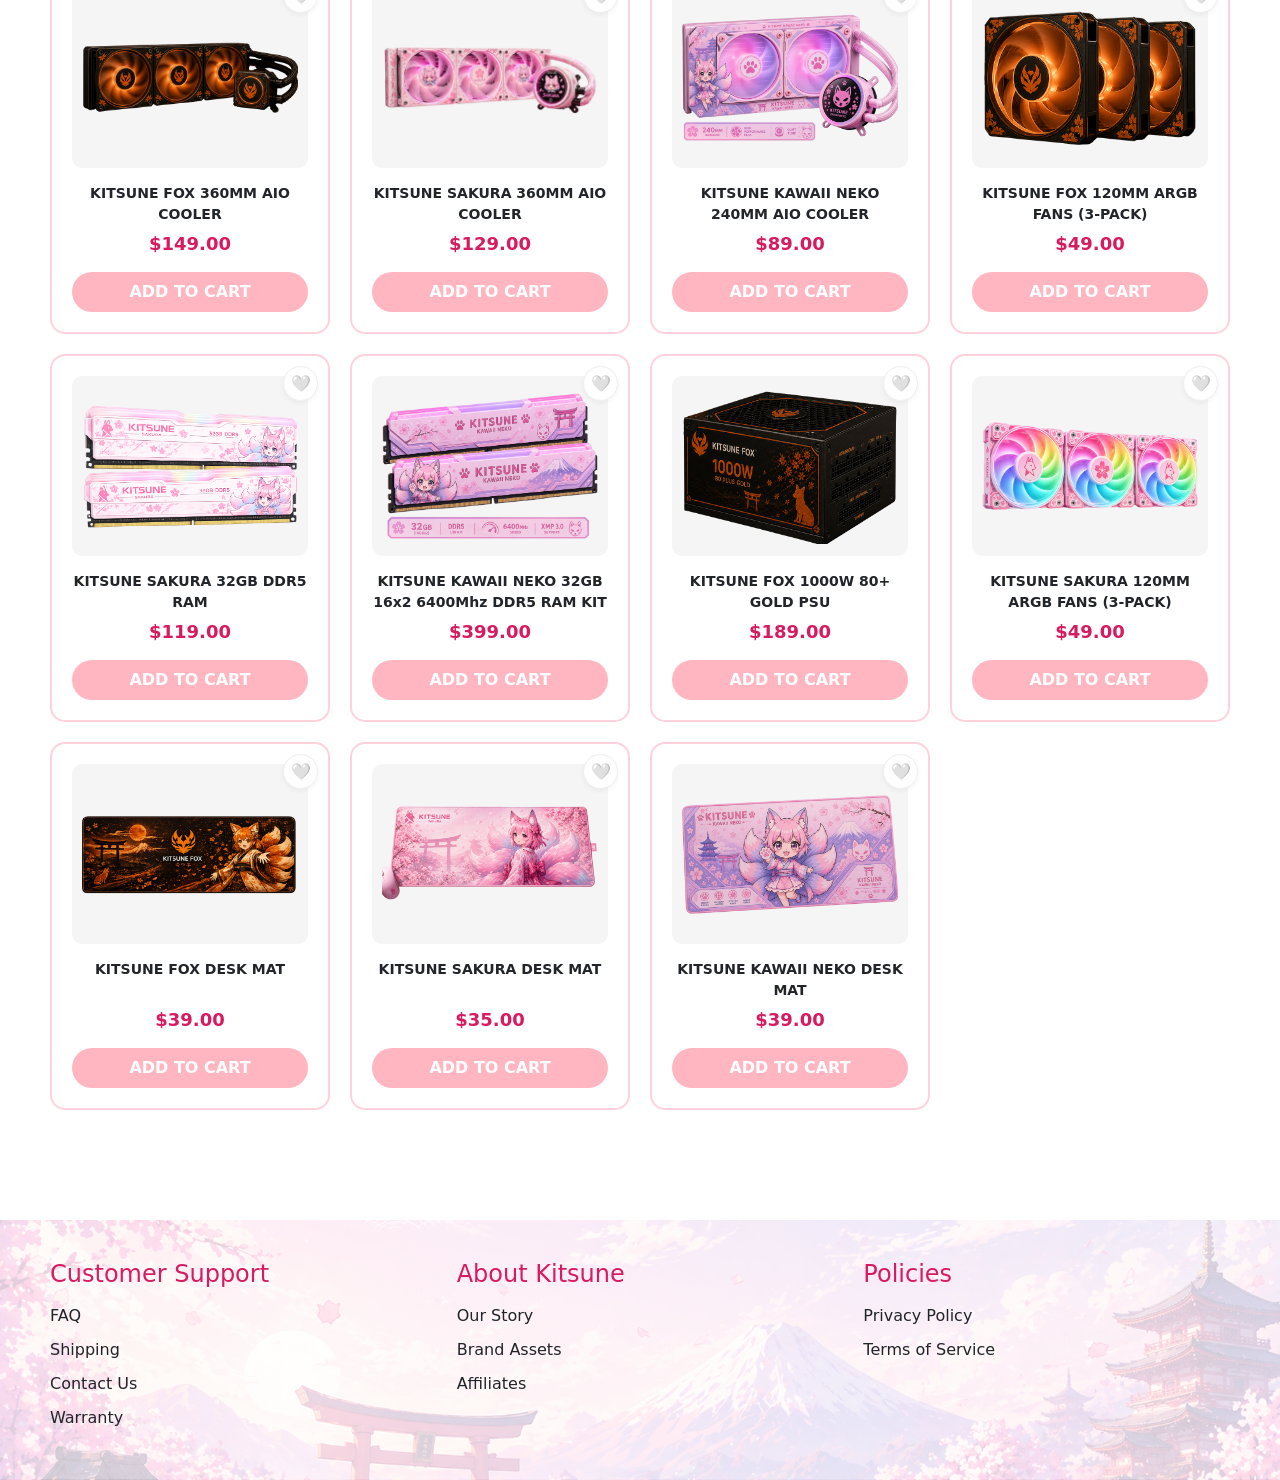
<file: catalog.html>
<!DOCTYPE html>
<html lang="en">
<head>
    <meta charset="UTF-8">
    <meta name="viewport" content="width=device-width, initial-scale=1.0">
    <title>All Products - Kitsune Official Store</title>
    <link rel="icon" type="image/png" href="assets/Logo.png">
    <link rel="stylesheet" href="styles.css?v=4">
    <link href="https://cdn.jsdelivr.net/npm/bootstrap@5.3.3/dist/css/bootstrap.min.css" rel="stylesheet">
</head>
<body>

    <script src="https://cdn.jsdelivr.net/npm/bootstrap@5.3.3/dist/js/bootstrap.bundle.min.js"></script>
    <div class="sakura-container"></div>

    <header>
        <a href="index.html" class="logo">
            <img src="assets/Logo.png" class="brand-logo" alt="Kitsune Logo"> Kitsuneキツネ
        </a>
        <nav>
            <div class="dropdown">
                <a href="catalog.html" class="dropbtn" style="color: #d81b60;">All Products ▾</a>
                <div class="dropdown-content">
                    <a href="amd.html">AMD Graphics Cards</a>
                    <a href="nvidia.html">NVIDIA Graphics Cards</a>
                </div>
            </div>
            
            <div class="dropdown">
                <a href="#" class="dropbtn">Series Products ▾</a>
                <div class="dropdown-content">
                    <a href="kitsune-fox-series.html">🦊 Kitsune Fox</a>
                    <a href="sakura-series.html">🌸 Sakura Blossom</a>
                    <a href="kawaii-neko-series.html">🐾 Kawaii Neko</a>
                </div>
            </div>

            <a href="compatibility.html">Compatibility</a>
            <a href="about-us.html">About Us</a>
            <a href="contact-support.html">Contact Support</a> 
        </nav>
        <div class="nav-icons">
             <div class="search-container" style="display: flex; align-items: center;">
                <input type="text" id="search-bar" placeholder="Search Kitsune..." 
                style="width: 0; padding: 0; border: none; border-bottom: 2px solid var(--pastel-pink); 
                transition: width 0.3s ease; outline: none; background: transparent;">
                <span style="cursor: pointer;" onclick="toggleSearch()" title="Search">🔍</span>
            </div>
            <a href="account.html" style="text-decoration: none; color: inherit;"><span title="Account">👤</span></a>
            <a href="wishlist.html" style="text-decoration: none; color: inherit;"><span title="Wishlist">🤍</span></a>
            <span style="cursor: pointer;" onclick="toggleCart()" title="View Cart">🛒(<span id="cart-count-nav">0</span>)</span>
        </div>
    </header>

    <div class="page-header">
        <h1>All Products</h1>
        <p>Discover our entire collection of high-performance, anime-themed PC components engineered by Kitsune.</p>
    </div>

    <main>

        <div class="toolbar">
            <div class="product-count">Showing 39 products</div>
            <div class="sorting">
                <label for="sortOptions">Sort by: </label>
                <select id="sortOptions" onchange="sortProducts()">
                    <option value="featured">Featured</option>
                    <option value="relevant">Most Relevant</option>
                    <option value="az">Alphabetically, A-Z</option>
                    <option value="za">Alphabetically, Z-A</option>
                    <option value="price-low">Price, low to high</option>
                    <option value="price-high">Price, high to low</option>
                </select>
            </div>
        </div>
        
        <div class="product-grid">
            <div class="product-card" style="border-color: var(--kitsune-orange);">
                <div class="product-img"><img src="assets/Kitsune_Fox_RTX_5090.png" alt="Kitsune Fox NVIDIA RTX 5090"></div>
                <div class="product-title">KITSUNE FOX NVIDIA RTX 5090</div>
                <div class="product-price">$2,499.00</div>
                <button class="btn-add btn-fox">ADD TO CART</button>
            </div>

            <div class="product-card" style="border-color: var(--kitsune-orange);">
                <div class="product-img"><img src="assets/Kitsune_Fox_RTX_5080.png" alt="Kitsune Fox NVIDIA RTX 5080"></div>
                <div class="product-title">KITSUNE FOX NVIDIA RTX 5080</div>
                <div class="product-price">$1,499.00</div>
                <button class="btn-add btn-fox">ADD TO CART</button>
            </div>
            
            <div class="product-card">
                <div class="product-img"><img src="assets/Kitsune Sakura RTX 5070 Super.png" alt="KITSUNE SAKURA NVIDIA RTX 5070 SUPER"></div>
                <div class="product-title">KITSUNE SAKURA NVIDIA RTX 5070 SUPER</div>
                <div class="product-price">$799.00</div>
                <button class="btn-add">ADD TO CART</button>
            </div>

            <div class="product-card">
                <div class="product-img"><img src="assets/Kitsune_Sakura_RX_9070XT.png" alt="Kitsune Sakura AMD Radeon RX 9070 XT"></div>
                <div class="product-title">KITSUNE SAKURA AMD RADEON RX 9070 XT</div>
                <div class="product-price">$1,199.00</div>
                <button class="btn-add">ADD TO CART</button>
            </div>

            <div class="product-card">
                <div class="product-img"><img src="assets/Kitsune_Sakura_RTX_5060.png" alt="Kitsune Sakura NVIDIA RTX 5060"></div>
                <div class="product-title">KITSUNE SAKURA NVIDIA RTX 5060</div>
                <div class="product-price">$349.00</div>
                <button class="btn-add">ADD TO CART</button>
            </div>

            <div class="product-card">
                <div class="product-img"><img src="assets/Kitsune_Kawaii_Neko_RTX_5080.png" alt="Kitsune Kawaii Neko NVIDIA RTX 5080"></div>
                <div class="product-title">KITSUNE KAWAII NEKO NVIDIA RTX 5080</div>
                <div class="product-price">$1,249.00</div>
                <button class="btn-add">ADD TO CART</button>
            </div>

            <div class="product-card" style="border-color: var(--kitsune-orange);">
                <div class="product-img"><img src="assets/Kitsune_Fox_RTX_4080S.png" alt="Kitsune Fox NVIDIA RTX 4080 Super"></div>
                <div class="product-title">KITSUNE FOX NVIDIA RTX 4080 SUPER</div>
                <div class="product-price">$999.00</div>
                <button class="btn-add btn-fox">ADD TO CART</button>
            </div>

            <div class="product-card">
                <div class="product-img"><img src="assets/Kitsune_Kawaii_Neko_RTX_4070TI.png" alt="Kitsune Kawaii Neko NVIDIA RTX 4070 Ti"></div>
                <div class="product-title">KITSUNE KAWAII NEKO NVIDIA RTX 4070 Ti</div>
                <div class="product-price">$749.00</div>
                <button class="btn-add">ADD TO CART</button>
            </div>
        
            <div class="product-card">
                <div class="product-img"><img src="assets/Kitsune_Kawaii_Neko_RTX_4070S.png" alt="Kitsune Kawaii Neko NVIDIA RTX 4070 Super"></div>
                <div class="product-title">KITSUNE KAWAII NEKO NVIDIA RTX 4070 SUPER</div>
                <div class="product-price">$649.00</div>
                <button class="btn-add">ADD TO CART</button>
            </div>

            <div class="product-card" style="border-color: var(--kitsune-orange);">
                <div class="product-img"><img src="assets/Kitsune_Fox_RX_9070XT.png" alt="Kitsune Fox AMD Radeon RX 9070 XT"></div>
                <div class="product-title">KITSUNE FOX AMD RADEON RX 9070 XT</div>
                <div class="product-price">$1,199.00</div>
                <button class="btn-add btn-fox">ADD TO CART</button>
            </div>

            <div class="product-card" style="border-color: var(--kitsune-orange);">
                <div class="product-img"><img src="assets/Kitsune_Fox_RX_7900.png" alt="Kitsune Fox AMD RX 7900 XTX"></div>
                <div class="product-title">KITSUNE FOX AMD RADEON RX 7900 XTX</div>
                <div class="product-price">$1,099.00</div>
                <button class="btn-add btn-fox">ADD TO CART</button>
            </div>

            <div class="product-card" style="border-color: var(--kitsune-orange);">
                <div class="product-img"><img src="assets/Kitsune_Fox_RX_9070.png" alt="Kitsune Fox AMD Radeon RX 9070"></div>
                <div class="product-title">KITSUNE FOX AMD RADEON RX 9070</div>
                <div class="product-price">$999.00</div>
                <button class="btn-add btn-fox">ADD TO CART</button>
            </div>

            <div class="product-card">
                <div class="product-img"><img src="assets/Kitsune_Sakura_RX_9070.png" alt="Kitsune Sakura AMD Radeon RX 9070"></div>
                <div class="product-title">KITSUNE SAKURA AMD RADEON RX 9070</div>
                <div class="product-price">$699.00</div>
                <button class="btn-add">ADD TO CART</button>
            </div>

            <div class="product-card" style="border-color: var(--kitsune-orange);">
                <div class="product-img"><img src="assets/Kitsune_Fox_RX_7900XT.png" alt="Kitsune Fox AMD Radeon RX 7900 XT"></div>
                <div class="product-title">KITSUNE FOX AMD RADEON RX 7900 XT</div>
                <div class="product-price">$899.00</div>
                <button class="btn-add btn-fox">ADD TO CART</button>
            </div>

            <div class="product-card">
                <div class="product-img"><img src="assets/Kitsune_Sakura_RX_7800.png" alt="Kitsune Sakura AMD RX 7800 XT"></div>
                <div class="product-title">KITSUNE SAKURA AMD RX 7800 XT</div>
                <div class="product-price">$549.00</div>
                <button class="btn-add">ADD TO CART</button>
            </div>

            <div class="product-card">
                <div class="product-img"><img src="assets/Kitsune_Sakura_RTX_4060Ti.png" alt="Kitsune Sakura NVIDIA RTX 4060 Ti"></div>
                <div class="product-title">KITSUNE SAKURA NVIDIA RTX 4060 Ti</div>
                <div class="product-price">$399.00</div>
                <button class="btn-add">ADD TO CART</button>
            </div>

            <div class="product-card">
                <div class="product-img"><img src="assets/Kitsune_Kawaii_Neko_RX_7700.png" alt="Kitsune Kawaii Neko AMD RX 7700 XT"></div>
                <div class="product-title">KITSUNE KAWAII NEKO AMD RX 7700 XT</div>
                <div class="product-price">$489.00</div>
                <button class="btn-add">ADD TO CART</button>
            </div>

            <div class="product-card">
                <div class="product-img"><img src="assets/Kitsune_Sakura_RX_7600XT.png" alt="Kitsune Sakura AMD Radeon RX 7600 XT"></div>
                <div class="product-title">KITSUNE SAKURA AMD RADEON RX 7600 XT</div>
                <div class="product-price">$349.00</div>
                <button class="btn-add">ADD TO CART</button>
            </div>

            <div class="product-card" style="border-color: var(--kitsune-orange);">
                <div class="product-img"><img src="assets/Kitsune_Fox_X870.png" alt="Kitsune Fox X870 AMD Motherboard"></div>
                <div class="product-title">KITSUNE FOX X870 (AMD) MOTHERBOARD</div>
                <div class="product-price">$349.00</div>
                <button class="btn-add btn-fox">ADD TO CART</button>
            </div>

            <div class="product-card">
                <div class="product-img"><img src="assets/Kitsune Sakura X870 ATX Gaming Wifi.png" alt="KITSUNE SAKURA X870 AMD MOTHERBOARD"></div>
                <div class="product-title">KITSUNE SAKURA X870 (AMD) MOTHERBOARD</div>
                <div class="product-price">$299.00</div>
                <button class="btn-add">ADD TO CART</button>
            </div>

            <div class="product-card">
                <div class="product-img"><img src="assets/Kitsune_Kawaii_Neko_B760M.png" alt="Kitsune Kawaii Neko B760 ATX"></div>
                <div class="product-title">KITSUNE KAWAII NEKO B760M GAMING WIFI (INTEL)</div>
                <div class="product-price">$219.00</div>
                <button class="btn-add">ADD TO CART</button>
            </div>

            <div class="product-card" style="border-color: var(--kitsune-orange);">
                <div class="product-img"><img src="assets/Kitsune_Fox_Z790.png" alt="Kitsune Fox Z790 Intel Motherboard"></div>
                <div class="product-title">KITSUNE FOX Z790 (INTEL) MOTHERBOARD</div>
                <div class="product-price">$359.00</div>
                <button class="btn-add btn-fox">ADD TO CART</button>
            </div>

            <div class="product-card">
                <div class="product-img"><img src="assets/Kitsune_Sakura_B760.png" alt="Kitsune Sakura B760 Intel Motherboard"></div>
                <div class="product-title">KITSUNE SAKURA B760 (INTEL) MOTHERBOARD</div>
                <div class="product-price">$239.00</div>
                <button class="btn-add">ADD TO CART</button>
            </div>

            <div class="product-card">
                <div class="product-img"><img src="assets/Kitsune_Kawaii_Neko_B650.png" alt="Kitsune Kawaii Neko B650 M-ATX"></div>
                <div class="product-title">KITSUNE KAWAII NEKO B650M WIFI M-ATX (AMD)</div>
                <div class="product-price">$229.00</div>
                <button class="btn-add">ADD TO CART</button>
            </div>

            <div class="product-card">
                <div class="product-img"><img src="assets/Kitsune_Kawaii_Neko_RX_9060.png" alt="Kitsune Kawaii Neko RX 9060 XT OC"></div>
                <div class="product-title">KITSUNE KAWAII NEKO RX 9060 XT OC</div>
                <div class="product-price">$439.00</div>
                <button class="btn-add">ADD TO CART</button>
            </div>

            <div class="product-card" style="border-color: var(--kitsune-orange);">
                <div class="product-img"><img src="assets/Kitsune_Fox_Case.png" alt="Kitsune Fox ATX Case"></div>
                <div class="product-title">KITSUNE FOX MID-TOWER CHASSIS</div>
                <div class="product-price">$159.00</div>
                <button class="btn-add btn-fox">ADD TO CART</button>
            </div>

            <div class="product-card">
                <div class="product-img"><img src="assets/Kitsune Sakura ATX Case.png" alt="KITSUNE SAKURA ATX CASE"></div>
                <div class="product-title">KITSUNE SAKURA ATX CHASSIS</div>
                <div class="product-price">$149.00</div>
                <button class="btn-add">ADD TO CART</button>
            </div>

            <div class="product-card">
                <div class="product-img"><img src="assets/Kawaii_Neko_Build.png" alt="Kitsune Kawaii Neko Micro-ATX Case"></div>
                <div class="product-title">KITSUNE KAWAII NEKO MICRO-ATX CASE</div>
                <div class="product-price">$119.00</div>
                <button class="btn-add">ADD TO CART</button>
            </div>

            <div class="product-card" style="border-color: var(--kitsune-orange);">
                <div class="product-img"><img src="assets/Kitsune_Fox_360AIO.png" alt="Kitsune Fox 360mm AIO"></div>
                <div class="product-title">KITSUNE FOX 360MM AIO COOLER</div>
                <div class="product-price">$149.00</div>
                <button class="btn-add btn-fox">ADD TO CART</button>
            </div>

            <div class="product-card">
                <div class="product-img"><img src="assets/Kitsune Sakura 360mm AIO Cooler.png" alt="KITSUNE SAKURA 360mm AIO COOLER"></div>
                <div class="product-title">KITSUNE SAKURA 360MM AIO COOLER</div>
                <div class="product-price">$129.00</div>
                <button class="btn-add">ADD TO CART</button>
            </div>

            <div class="product-card">
                <div class="product-img"><img src="assets/Kitsune_Kawaii_Neko_AIO.png" alt="Kitsune Kawaii Neko 240mm AIO"></div>
                <div class="product-title">KITSUNE KAWAII NEKO 240MM AIO COOLER</div>
                <div class="product-price">$89.00</div>
                <button class="btn-add">ADD TO CART</button>
            </div>

            <div class="product-card" style="border-color: var(--kitsune-orange);">
                <div class="product-img"><img src="assets/Kitsune_Fox_Fans.png" alt="Kitsune Fox 120mm Fans"></div>
                <div class="product-title">KITSUNE FOX 120MM ARGB FANS (3-PACK)</div>
                <div class="product-price">$49.00</div>
                <button class="btn-add btn-fox">ADD TO CART</button>
            </div>

            <div class="product-card">
                <div class="product-img"><img src="assets/Kitsune_Sakura_RAM.png" alt="Kitsune Sakura 32GB DDR5"></div>
                <div class="product-title">KITSUNE SAKURA 32GB DDR5 RAM</div>
                <div class="product-price">$119.00</div>
                <button class="btn-add">ADD TO CART</button>
            </div>

            <div class="product-card">
                <div class="product-img"><img src="assets/Kitsune_Kawaii_Neko_RAM.png" alt="Kitsune Kawaii Neko DDR5 RAM"></div>
                <div class="product-title">KITSUNE KAWAII NEKO 32GB 16x2 6400Mhz DDR5 RAM KIT</div>
                <div class="product-price">$399.00</div>
                <button class="btn-add">ADD TO CART</button>
            </div>

            <div class="product-card" style="border-color: var(--kitsune-orange);">
                <div class="product-img"><img src="assets/Kitsune_Fox_1000W.png" alt="Kitsune Fox 1000W PSU"></div>
                <div class="product-title">KITSUNE FOX 1000W 80+ GOLD PSU</div>
                <div class="product-price">$189.00</div>
                <button class="btn-add btn-fox">ADD TO CART</button>
            </div>

            <div class="product-card">
                <div class="product-img"><img src="assets/Kitsune_Sakura_120MM_ARGB_FANS_(3-PACK).png" alt="Kitsune Sakura 120MM ARGB FANS (3-PACK)"></div>
                <div class="product-title">KITSUNE SAKURA 120MM ARGB FANS (3-PACK)</div>
                <div class="product-price">$49.00</div>
                <button class="btn-add">ADD TO CART</button>
            </div>

            <div class="product-card" style="border-color: var(--kitsune-orange);">
                <div class="product-img"><img src="assets/Kitsune_Fox_Deskmat.png" alt="Kitsune Fox Desk Mat"></div>
                <div class="product-title">KITSUNE FOX DESK MAT</div>
                <div class="product-price">$39.00</div>
                <button class="btn-add btn-fox">ADD TO CART</button>
            </div>

            <div class="product-card">
                <div class="product-img"><img src="assets/Kitsune_Sakura_Deskmat.png" alt="Kitsune Sakura Desk Mat"></div>
                <div class="product-title">KITSUNE SAKURA DESK MAT</div>
                <div class="product-price">$35.00</div>
                <button class="btn-add">ADD TO CART</button>
            </div>

            <div class="product-card">
                <div class="product-img"><img src="assets/Kitsune_Kawaii_Neko_Deskmat.png" alt="Kitsune Kawaii Neko Desk Mat"></div>
                <div class="product-title">KITSUNE KAWAII NEKO DESK MAT</div>
                <div class="product-price">$39.00</div>
                <button class="btn-add">ADD TO CART</button>
            </div>

        </div>

    </main>
    
    <div id="cartSidebar" style="position: fixed; top: 0; right: -350px; width: 300px; height: 100%; 
         background: white; box-shadow: -5px 0 15px rgba(0,0,0,0.1); z-index: 1001; 
         transition: right 0.3s ease; padding: 25px; display: flex; flex-direction: column; box-sizing: border-box;">
        
        <div style="display: flex; justify-content: space-between; align-items: center; 
                    border-bottom: 2px solid var(--pastel-pink); padding-bottom: 15px;">
            <h3 style="margin: 0; color: #d81b60;">Your Pack</h3>
            <span onclick="toggleCart()" style="font-size: 24px; cursor: pointer;">&times;</span>
        </div>

        <div id="cartItems" style="flex-grow: 1; padding: 20px 0; color: #666; text-align: center;">
            <p>The pack is empty. Time to hunt for parts!</p>
        </div>

        <div style="border-top: 2px solid #eee; padding-top: 15px;">
            <p style="display: flex; justify-content: space-between; font-weight: bold;">
                Total: <span>$0.00</span>
            </p>
            <button style="width: 100%; padding: 15px; background: var(--btn-pink); border: none; border-radius: 30px; color: white; font-weight: bold; cursor: pointer;">CHECKOUT</button>
        </div>
    </div>

    <footer>
        <div class="footer-col">
            <h4>Customer Support</h4>
            <ul>
                <li>FAQ</li>
                <li>Shipping</li>
                <li>Contact Us</li>
                <li>Warranty</li>
            </ul>
        </div>
        <div class="footer-col">
            <h4>About Kitsune</h4>
            <ul>
                <li>Our Story</li>
                <li>Brand Assets</li>
                <li>Affiliates</li>
            </ul>
        </div>
        <div class="footer-col">
            <h4>Policies</h4>
            <ul>
                <li>Privacy Policy</li>
                <li>Terms of Service</li>
            </ul>
        </div>
    </footer>
    <script src="script.js"></script>
</body>
</html>
</file>
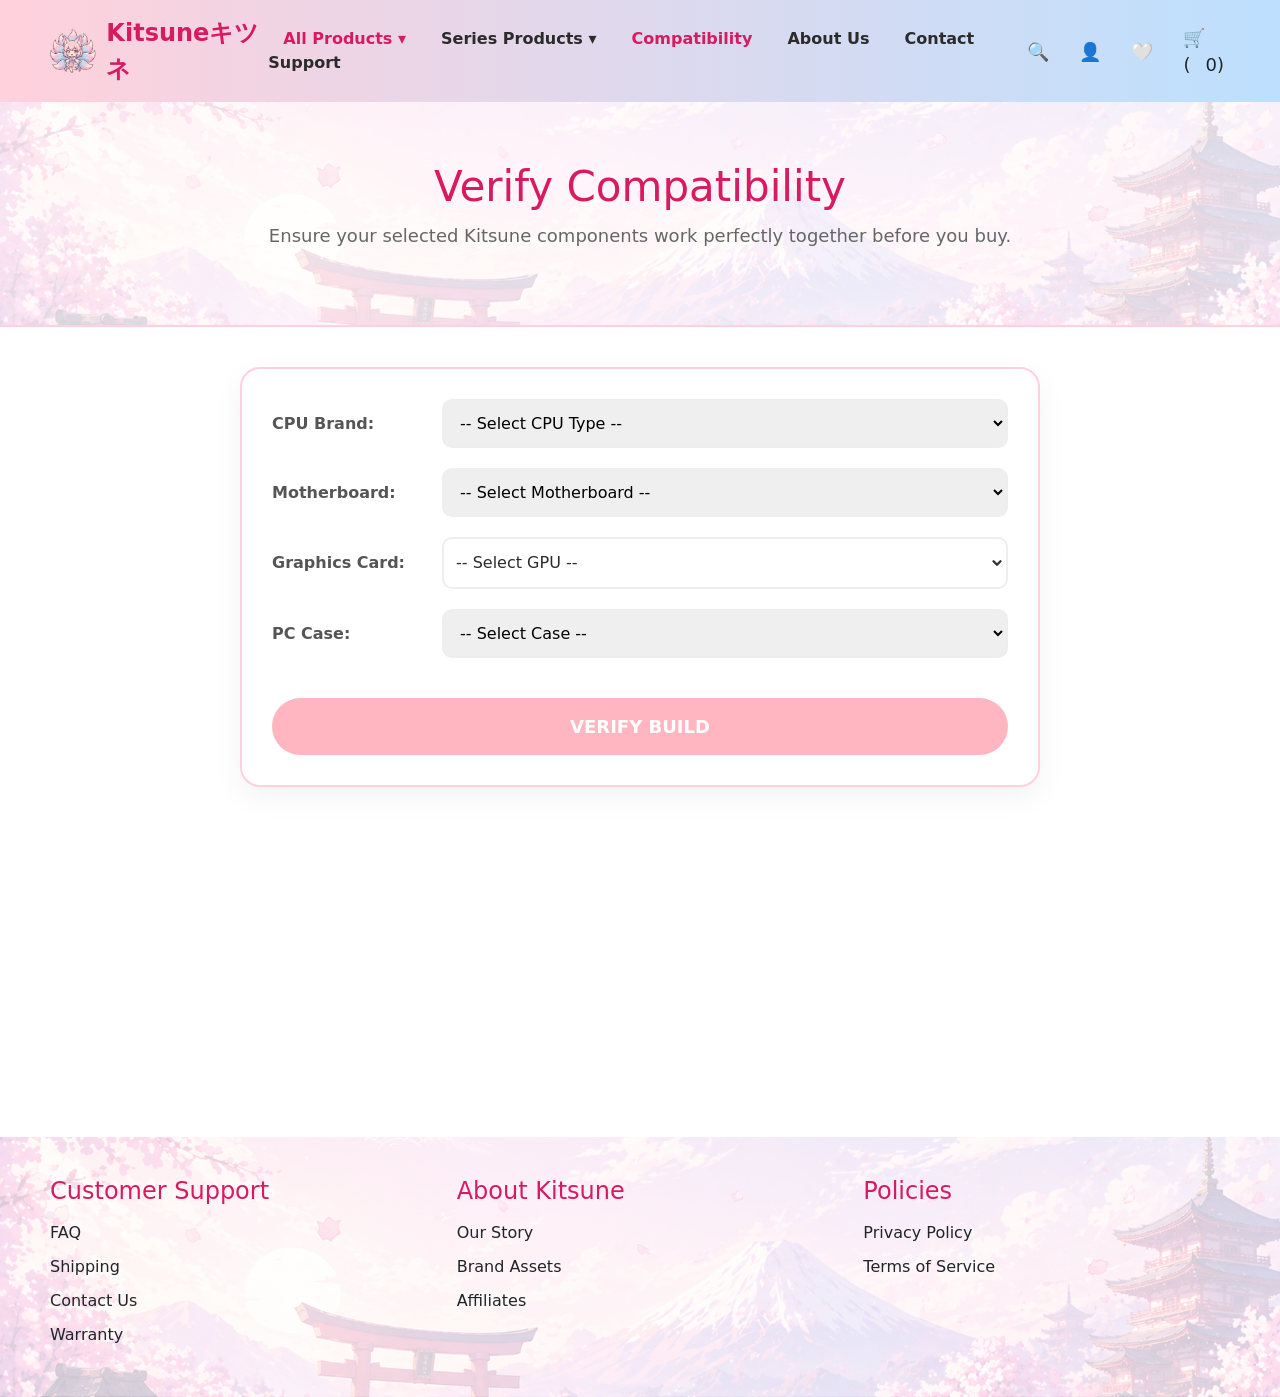
<file: compatibility.html>
<!DOCTYPE html>
<html lang="en">
<head>
    <meta charset="UTF-8">
    <meta name="viewport" content="width=device-width, initial-scale=1.0">
    <title>Hardware Compatibility - Kitsune Official Store</title>
    <link rel="icon" type="image/png" href="assets/Logo.png">
    <link rel="stylesheet" href="styles.css?v=4">
    <link href="https://cdn.jsdelivr.net/npm/bootstrap@5.3.3/dist/css/bootstrap.min.css" rel="stylesheet">
</head>
<body>

    <script src="https://cdn.jsdelivr.net/npm/bootstrap@5.3.3/dist/js/bootstrap.bundle.min.js"></script>
    <div class="sakura-container"></div>

    <header>
        <a href="index.html" class="logo">
            <img src="assets/Logo.png" class="brand-logo" alt="Kitsune Logo"> Kitsuneキツネ
        </a>
        <nav>
            <div class="dropdown">
                <a href="catalog.html" class="dropbtn" style="color: #d81b60;">All Products ▾</a>
                <div class="dropdown-content">
                    <a href="amd.html">AMD Graphics Cards</a>
                    <a href="nvidia.html">NVIDIA Graphics Cards</a>
                </div>
            </div>

            <div class="dropdown">
                <a href="#" class="dropbtn">Series Products ▾</a>
                <div class="dropdown-content">
                    <a href="kitsune-fox-series.html">🦊 Kitsune Fox</a>
                    <a href="sakura-series.html">🌸 Sakura Blossom</a>
                    <a href="kawaii-neko-series.html">🐾 Kawaii Neko</a>
                </div>
            </div>
            <a href="compatibility.html" style="color: #d81b60;">Compatibility</a>
            <a href="about-us.html">About Us</a>
            <a href="contact-support.html">Contact Support</a> 
        </nav>
        
        <!-- Functional Icons -->
        <div class="nav-icons">
            <div class="search-container" style="display: flex; align-items: center;">
                <input type="text" id="search-bar" placeholder="Search Kitsune..." 
                       style="width: 0; padding: 0; border: none; border-bottom: 2px solid var(--pastel-pink); 
                              transition: width 0.3s ease; outline: none; background: transparent;">
                <span onclick="toggleSearch()" title="Search">🔍</span>
            </div>
            <a href="account.html" style="text-decoration: none; color: inherit;"><span title="Account">👤</span></a>
            <a href="wishlist.html" style="text-decoration: none; color: inherit;"><span title="Wishlist">🤍</span></a>
            <span onclick="toggleCart()" title="View Cart">🛒(<span id="cart-count-nav">0</span>)</span>
        </div>
    </header>

    <div class="page-header">
        <h1>Verify Compatibility</h1>
        <p>Ensure your selected Kitsune components work perfectly together before you buy.</p>
    </div>

    <main class="layout-compat">
        <div class="builder-container">
            <div class="selection-row">
                <div class="selection-label">CPU Brand:</div>
                <select id="cpu-brand">
                    <option value="">-- Select CPU Type --</option>
                    <option value="amd">AMD Ryzen</option>
                    <option value="intel">Intel Core</option>
                </select>
            </div>

            <div class="selection-row">
                <div class="selection-label">Motherboard:</div>
                <select id="motherboard">
                    <option value="">-- Select Motherboard --</option>
                    <option value="fox-amd" data-brand="amd" data-size="atx">🦊 Kitsune Fox X870 (AMD - ATX)</option>
                    <option value="fox-intel" data-brand="intel" data-size="atx">🦊 Kitsune Fox Z790 (Intel - ATX)</option>
                    <option value="sakura-amd" data-brand="amd" data-size="atx">🌸 Kitsune Sakura X870 (AMD - ATX)</option>
                    <option value="sakura-intel" data-brand="intel" data-size="atx">🌸 Kitsune Sakura B760 (Intel - ATX)</option>
                    <option value="neko-intel" data-brand="intel" data-size="micro">🐾 Kitsune Kawaii Neko B760M (Intel - M-ATX)</option>
                    <option value="neko-amd" data-brand="amd" data-size="micro">🐾 Kitsune Kawaii Neko B650M (AMD - M-ATX)</option>
                </select>
            </div>
            
            <div class="selection-row">
                <div class="selection-label">Graphics Card:</div>
                
                <div class="custom-dropdown" id="gpu-dropdown" data-value="" data-size="">
                    <div class="dropdown-selected">-- Select GPU --</div>
                    <div class="dropdown-list">
                        <div class="dropdown-item" data-value="fox-5090" data-size="large">🦊 Kitsune Fox NVIDIA RTX 5090</div>
                        <div class="dropdown-item" data-value="fox-5080" data-size="large">🦊 Kitsune Fox NVIDIA RTX 5080</div>
                        <div class="dropdown-item" data-value="fox-4080s" data-size="large">🦊 Kitsune Fox NVIDIA RTX 4080 SUPER</div>
                        <div class="dropdown-item" data-value="fox-9070xt" data-size="large">🦊 Kitsune Fox AMD RADEON RX 9070 XT</div>
                        <div class="dropdown-item" data-value="fox-7900xtx" data-size="large">🦊 Kitsune Fox AMD RADEON RX 7900 XTX</div>
                        <div class="dropdown-item" data-value="fox-7900xt" data-size="large">🦊 Kitsune Fox AMD RADEON RX 7900 XT</div>
                        <div class="dropdown-item" data-value="neko-5080" data-size="large">🐾 Kitsune Kawaii Neko NVIDIA RTX 5080</div>
                        <div class="dropdown-item" data-value="neko-4070ti" data-size="medium">🐾 Kitsune Kawaii Neko NVIDIA RTX 4070 Ti</div>
                        <div class="dropdown-item" data-value="neko-4070s" data-size="medium">🐾 Kitsune Kawaii Neko NVIDIA RTX 4070 SUPER</div>
                        <div class="dropdown-item" data-value="neko-7700xt" data-size="medium">🐾 Kitsune Kawaii Neko AMD RX 7700 XT</div>
                        <div class="dropdown-item" data-value="neko-9060xt" data-size="medium">🐾 Kitsune Kawaii Neko RX 9060 XT OC</div>
                        <div class="dropdown-item" data-value="sakura-5070s" data-size="medium">🌸 Kitsune Sakura NVIDIA RTX 5070 SUPER</div>
                        <div class="dropdown-item" data-value="sakura-5060" data-size="medium">🌸 Kitsune Sakura NVIDIA RTX 5060</div>
                        <div class="dropdown-item" data-value="sakura-4060ti" data-size="medium">🌸 Kitsune Sakura NVIDIA RTX 4060 Ti</div>
                        <div class="dropdown-item" data-value="sakura-9070" data-size="medium">🌸 Kitsune Sakura AMD RADEON RX 9070</div>
                        <div class="dropdown-item" data-value="sakura-7800xt" data-size="medium">🌸 Kitsune Sakura AMD RX 7800 XT</div>
                        <div class="dropdown-item" data-value="sakura-7600xt" data-size="medium">🌸 Kitsune Sakura AMD RADEON RX 7600 XT</div>
                    </div>
                </div>
            </div>

            <div class="selection-row">
                <div class="selection-label">PC Case:</div>
                <select id="case">
                    <option value="">-- Select Case --</option>
                    <option value="fox-case" data-size="atx">🦊 Kitsune Fox Mid-Tower (Fits ATX/M-ATX)</option>
                    <option value="sakura-case" data-size="atx">🌸 Kitsune Sakura ATX Chassis (Fits ATX/M-ATX)</option>
                    <option value="neko-case" data-size="micro">🐾 Kitsune Kawaii Neko Micro-ATX Case (Fits M-ATX only)</option>
                </select>
            </div>
            
            <button class="btn-verify" onclick="checkCompatibility()">VERIFY BUILD</button>

            <div id="status" class="status-box"></div>
        </div>
    </main>

    <div id="cartSidebar" style="position: fixed; top: 0; right: -350px; width: 300px; height: 100%; 
         background: white; box-shadow: -5px 0 15px rgba(0,0,0,0.1); z-index: 1001; 
         transition: right 0.3s ease; padding: 25px; display: flex; flex-direction: column; box-sizing: border-box;">
        
        <div style="display: flex; justify-content: space-between; align-items: center; 
                    border-bottom: 2px solid var(--pastel-pink); padding-bottom: 15px;">
            <h3 style="margin: 0; color: #d81b60;">Your Pack</h3>
            <span onclick="toggleCart()" style="font-size: 24px; cursor: pointer;">&times;</span>
        </div>
        <div id="cartItems" style="flex-grow: 1; padding: 20px 0; color: #666; text-align: center;">
            <p>The pack is empty. Time to hunt for parts!</p>
        </div>
        <div style="border-top: 2px solid #eee; padding-top: 15px;">
            <p style="display: flex; justify-content: space-between; font-weight: bold;">
                Total: <span>$0.00</span>
            </p>
            <button style="width: 100%; padding: 15px; background: var(--btn-pink); border: none; border-radius: 30px; color: white; font-weight: bold; cursor: pointer;">CHECKOUT</button>
        </div>
    </div>

    <footer>
        <div class="footer-col"><h4>Customer Support</h4><ul><li>FAQ</li><li>Shipping</li><li>Contact Us</li><li>Warranty</li></ul></div>
        <div class="footer-col"><h4>About Kitsune</h4><ul><li>Our Story</li><li>Brand Assets</li><li>Affiliates</li></ul></div>
        <div class="footer-col"><h4>Policies</h4><ul><li>Privacy Policy</li><li>Terms of Service</li></ul></div>
    </footer>
    <script src="script.js"></script>
</body>
</html>
</file>
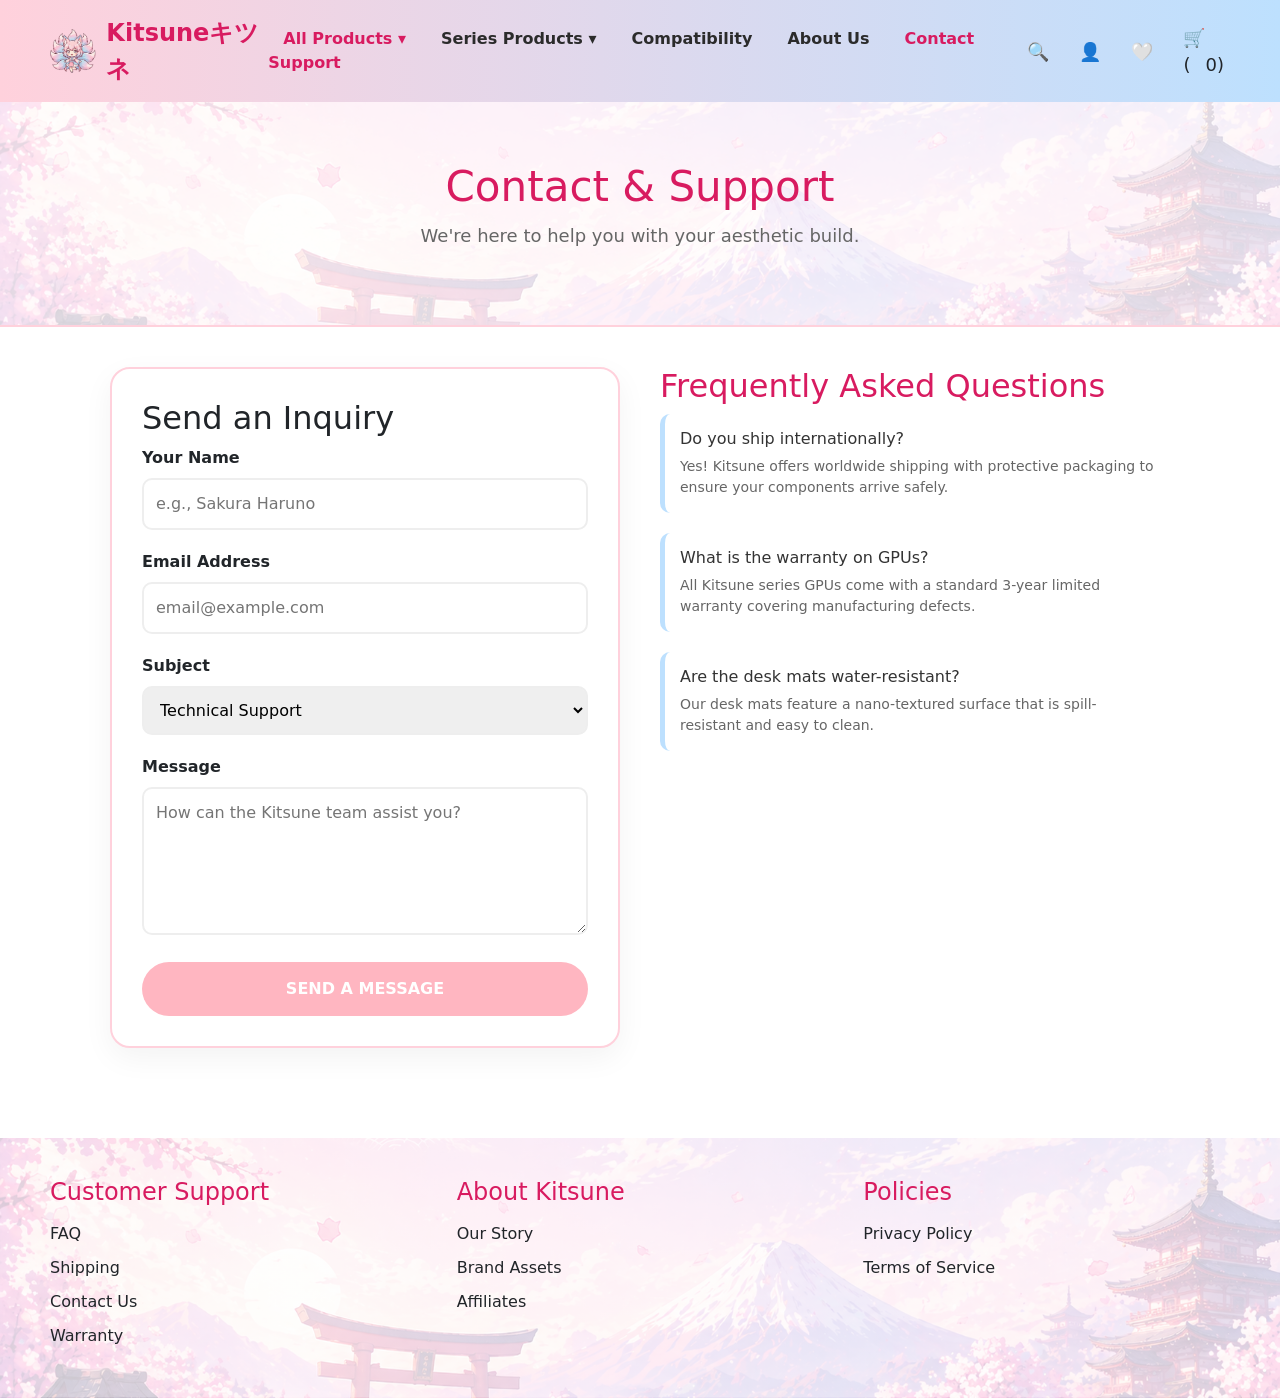
<file: contact-support.html>
<!DOCTYPE html>
<html lang="en">
<head>
    <meta charset="UTF-8">
    <meta name="viewport" content="width=device-width, initial-scale=1.0">
    <title>Contact Support - Kitsune Official Store</title>
    <link rel="icon" type="image/png" href="assets/Logo.png">
    <link rel="stylesheet" href="styles.css?v=4">
    <link href="https://cdn.jsdelivr.net/npm/bootstrap@5.3.3/dist/css/bootstrap.min.css" rel="stylesheet">
</head>
<body>

    <script src="https://cdn.jsdelivr.net/npm/bootstrap@5.3.3/dist/js/bootstrap.bundle.min.js"></script>
    <div class="sakura-container"></div>

    <header>
        <a href="index.html" class="logo">
            <img src="assets/Logo.png" class="brand-logo" alt="Kitsune Logo"> Kitsuneキツネ
        </a>
        <nav>
            <div class="dropdown">
                <a href="catalog.html" class="dropbtn" style="color: #d81b60;">All Products ▾</a>
                <div class="dropdown-content">
                    <a href="amd.html">AMD Graphics Cards</a>
                    <a href="nvidia.html">NVIDIA Graphics Cards</a>
                </div>
            </div>     
            
            <div class="dropdown">
                <a href="#" class="dropbtn">Series Products ▾</a>
                <div class="dropdown-content">
                    <a href="kitsune-fox-series.html">🦊 Kitsune Fox</a>
                    <a href="sakura-series.html">🌸 Sakura Blossom</a>
                    <a href="kawaii-neko-series.html">🐾 Kawaii Neko</a>
                </div>
            </div>

            <a href="compatibility.html">Compatibility</a> 
            <a href="about-us.html">About Us</a>
            <a href="contact-support.html" style="color: #d81b60;">Contact Support</a>
        </nav>

        <div class="nav-icons">
             <div class="search-container" style="display: flex; align-items: center;">
                <input type="text" id="search-bar" placeholder="Search Kitsune..." 
                style="width: 0; padding: 0; border: none; border-bottom: 2px solid var(--pastel-pink); 
                transition: width 0.3s ease; outline: none; background: transparent;">
                <span style="cursor: pointer;" onclick="toggleSearch()" title="Search">🔍</span>
            </div>
            <a href="account.html" style="text-decoration: none; color: inherit;"><span title="Account">👤</span></a>
            <a href="wishlist.html" style="text-decoration: none; color: inherit;"><span title="Wishlist">🤍</span></a>
            <span style="cursor: pointer;" onclick="toggleCart()" title="View Cart">🛒(<span id="cart-count-nav">0</span>)</span>
        </div>
    </header>

    <div class="page-header">
        <h1>Contact & Support</h1>
        <p>We're here to help you with your aesthetic build.</p>
    </div>

    <main class="layout-contact">
        <div class="form-section">
            <h2>Send an Inquiry</h2>
            <form>
                <div class="form-group">
                    <label>Your Name</label>
                    <input type="text" placeholder="e.g., Sakura Haruno">
                </div>
                <div class="form-group">
                    <label>Email Address</label>
                    <input type="email" placeholder="email@example.com">
                </div>
                <div class="form-group">
                    <label>Subject</label>
                    <select>
                        <option>Technical Support</option>
                        <option>Order Inquiry</option>
                        <option>Warranty Claim</option>
                        <option>Other</option>
                    </select>
                </div>
                <div class="form-group">
                    <label>Message</label>
                    <textarea rows="5" placeholder="How can the Kitsune team assist you?"></textarea>
                </div>
                <button type="button" class="btn-submit">SEND A MESSAGE</button>
            </form>
        </div>

        <div class="faq-section">
            <h2>Frequently Asked Questions</h2>
            <div class="faq-item">
                <h3>Do you ship internationally?</h3>
                <p>Yes! Kitsune offers worldwide shipping with protective packaging to ensure your components arrive safely.</p>
            </div>
            <div class="faq-item">
                <h3>What is the warranty on GPUs?</h3>
                <p>All Kitsune series GPUs come with a standard 3-year limited warranty covering manufacturing defects.</p>
            </div>
            <div class="faq-item">
                <h3>Are the desk mats water-resistant?</h3>
                <p>Our desk mats feature a nano-textured surface that is spill-resistant and easy to clean.</p>
            </div>
        </div>
    </main>

    <div id="cartSidebar" style="position: fixed; top: 0; right: -350px; width: 300px; height: 100%; 
         background: white; box-shadow: -5px 0 15px rgba(0,0,0,0.1); z-index: 1001; 
         transition: right 0.3s ease; padding: 25px; display: flex; flex-direction: column; box-sizing: border-box;">
        
        <div style="display: flex; justify-content: space-between; align-items: center; 
                    border-bottom: 2px solid var(--pastel-pink); padding-bottom: 15px;">
            <h3 style="margin: 0; color: #d81b60;">Your Pack</h3>
            <span onclick="toggleCart()" style="font-size: 24px; cursor: pointer;">&times;</span>
        </div>

        <div id="cartItems" style="flex-grow: 1; padding: 20px 0; color: #666; text-align: center;">
            <p>The pack is empty. Time to hunt for parts!</p>
        </div>

        <div style="border-top: 2px solid #eee; padding-top: 15px;">
            <p style="display: flex; justify-content: space-between; font-weight: bold;">
                Total: <span>$0.00</span>
            </p>
            <button style="width: 100%; padding: 15px; background: var(--btn-pink); border: none; border-radius: 30px; color: white; font-weight: bold; cursor: pointer;">CHECKOUT</button>
        </div>
    </div>

    <footer>
    <div class="footer-col">
        <h4>Customer Support</h4>
        <ul>
            <li>FAQ</li>
            <li>Shipping</li>
            <li>Contact Us</li>
            <li>Warranty</li>
        </ul>
    </div>
    <div class="footer-col">
        <h4>About Kitsune</h4>
        <ul>
            <li>Our Story</li>
            <li>Brand Assets</li>
            <li>Affiliates</li>
        </ul>
    </div>
    <div class="footer-col">
        <h4>Policies</h4>
        <ul>
            <li>Privacy Policy</li>
            <li>Terms of Service</li>
        </ul>
    </div>
</footer>
    <script src="script.js"></script>
</body>
</html>
</file>
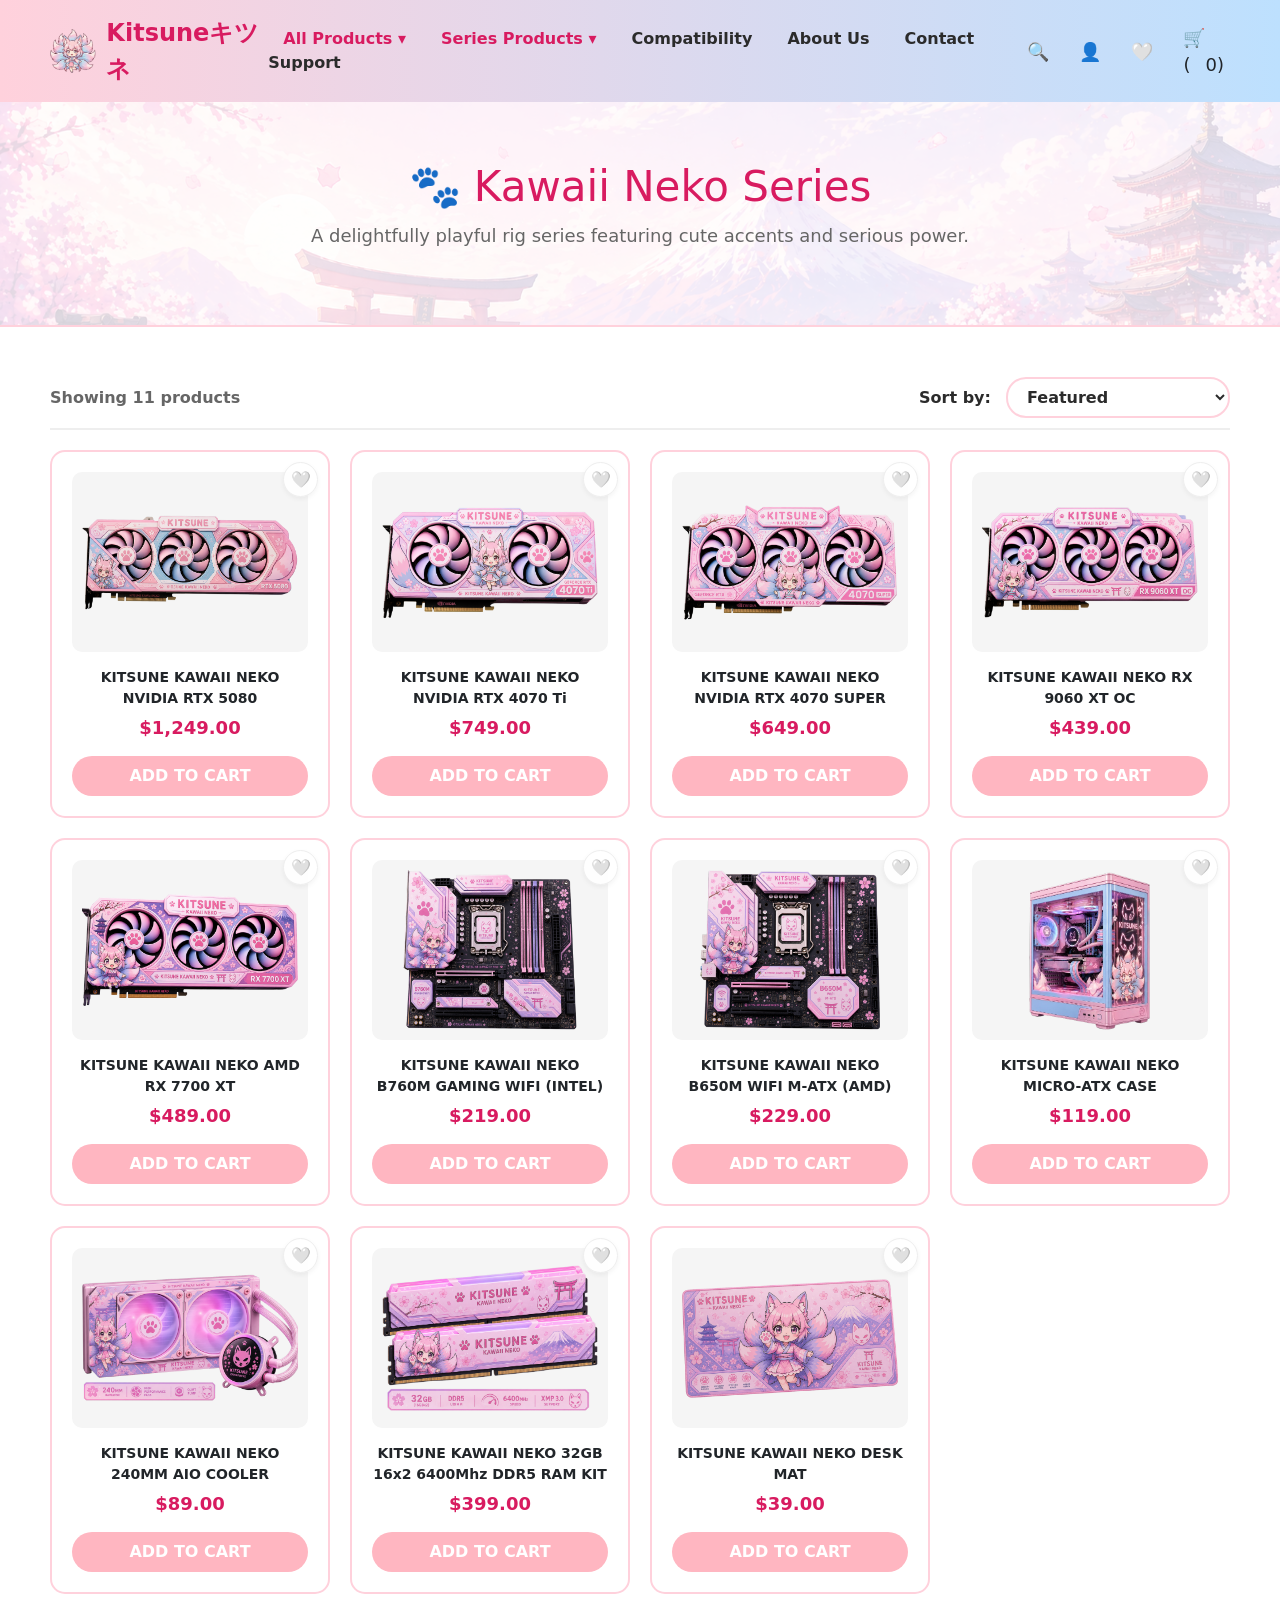
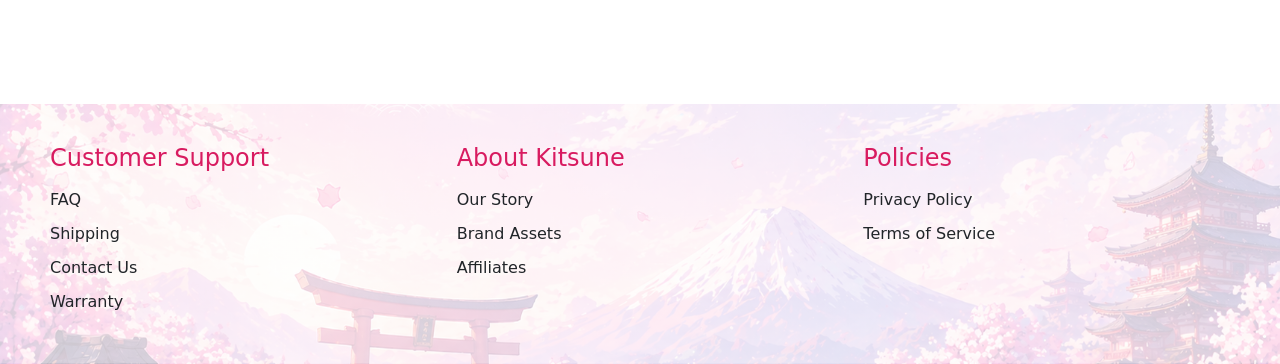
<file: kawaii-neko-series.html>
<!DOCTYPE html>
<html lang="en">
<head>
    <meta charset="UTF-8">
    <meta name="viewport" content="width=device-width, initial-scale=1.0">
    <title>Kawaii Neko Series - Kitsune Official Store</title>
    <link rel="icon" type="image/png" href="assets/Logo.png">
    <link rel="stylesheet" href="styles.css?v=4">
    <link href="https://cdn.jsdelivr.net/npm/bootstrap@5.3.3/dist/css/bootstrap.min.css" rel="stylesheet">
</head>
<body>

    <script src="https://cdn.jsdelivr.net/npm/bootstrap@5.3.3/dist/js/bootstrap.bundle.min.js"></script>
    <div class="sakura-container"></div>

    <header>
        <a href="index.html" class="logo">
            <img src="assets/Logo.png" class="brand-logo" alt="Kitsune Logo"> Kitsuneキツネ
        </a>
        <nav>
            <div class="dropdown">
                <a href="catalog.html" class="dropbtn" style="color: #d81b60;">All Products ▾</a>
                <div class="dropdown-content">
                    <a href="amd.html">AMD Graphics Cards</a>
                    <a href="nvidia.html">NVIDIA Graphics Cards</a>
                </div>
            </div>
            
            <div class="dropdown">
                <a href="#" class="dropbtn" style="color: #d81b60;">Series Products ▾</a>
                <div class="dropdown-content">
                    <a href="kitsune-fox-series.html">🦊 Kitsune Fox</a>
                    <a href="sakura-series.html">🌸 Sakura Blossom</a>
                    <a href="kawaii-neko-series.html">🐾 Kawaii Neko</a>
                </div>
            </div>

            <a href="compatibility.html">Compatibility</a>
            <a href="about-us.html">About Us</a>
            <a href="contact-support.html">Contact Support</a>
        </nav>
        <div class="nav-icons">
             <div class="search-container" style="display: flex; align-items: center;">
                <input type="text" id="search-bar" placeholder="Search Kitsune..." 
                style="width: 0; padding: 0; border: none; border-bottom: 2px solid var(--pastel-pink); 
                transition: width 0.3s ease; outline: none; background: transparent;">
                <span style="cursor: pointer;" onclick="toggleSearch()" title="Search">🔍</span>
            </div>
            <a href="account.html" style="text-decoration: none; color: inherit;"><span title="Account">👤</span></a>
            <a href="wishlist.html" style="text-decoration: none; color: inherit;"><span title="Wishlist">🤍</span></a>
            <span style="cursor: pointer;" onclick="toggleCart()" title="View Cart">🛒(<span id="cart-count-nav">0</span>)</span>
        </div>
    </header>

    <div class="page-header">
        <h1>🐾 Kawaii Neko Series</h1>
        <p>A delightfully playful rig series featuring cute accents and serious power.</p>
    </div>

    <main>

        <div class="toolbar">
            <div class="product-count">Showing 11 products</div>
            <div class="sorting">
                <label for="sortOptions">Sort by: </label>
                <select id="sortOptions" onchange="sortProducts()">
                    <option value="featured">Featured</option>
                    <option value="relevant">Most Relevant</option>
                    <option value="az">Alphabetically, A-Z</option>
                    <option value="za">Alphabetically, Z-A</option>
                    <option value="price-low">Price, low to high</option>
                    <option value="price-high">Price, high to low</option>
                </select>
            </div>
        </div>
        
        <div class="product-grid">

            <div class="product-card">
                <div class="product-img">
                    <img src="assets/Kitsune_Kawaii_Neko_RTX_5080.png" alt="Kitsune Kawaii Neko NVIDIA RTX 5080">
                </div>
                <div class="product-title">KITSUNE KAWAII NEKO NVIDIA RTX 5080</div>
                <div class="product-price">$1,249.00</div>
                <button class="btn-add">ADD TO CART</button>
            </div>

            <div class="product-card">
                <div class="product-img">
                    <img src="assets/Kitsune_Kawaii_Neko_RTX_4070TI.png" alt="Kitsune Kawaii Neko NVIDIA RTX 4070 Ti">
                </div>
                <div class="product-title">KITSUNE KAWAII NEKO NVIDIA RTX 4070 Ti</div>
                <div class="product-price">$749.00</div>
                <button class="btn-add">ADD TO CART</button>
            </div>

            <div class="product-card">
                <div class="product-img">
                    <img src="assets/Kitsune_Kawaii_Neko_RTX_4070S.png" alt="Kitsune Kawaii Neko NVIDIA RTX 4070 Super">
                </div>
                <div class="product-title">KITSUNE KAWAII NEKO NVIDIA RTX 4070 SUPER</div>
                <div class="product-price">$649.00</div>
                <button class="btn-add">ADD TO CART</button>
            </div>

            <div class="product-card">
                <div class="product-img">
                    <img src="assets/Kitsune_Kawaii_Neko_RX_9060.png" alt="Kitsune Kawaii Neko RX 9060 XT OC">
                </div>
                <div class="product-title">KITSUNE KAWAII NEKO RX 9060 XT OC</div>
                <div class="product-price">$439.00</div>
                <button class="btn-add">ADD TO CART</button>
            </div>

            <div class="product-card">
                <div class="product-img">
                    <img src="assets/Kitsune_Kawaii_Neko_RX_7700.png" alt="Kitsune Kawaii Neko AMD RX 7700 XT">
                </div>
                <div class="product-title">KITSUNE KAWAII NEKO AMD RX 7700 XT</div>
                <div class="product-price">$489.00</div>
                <button class="btn-add">ADD TO CART</button>
            </div>

            <div class="product-card">
                <div class="product-img">
                    <img src="assets/Kitsune_Kawaii_Neko_B760M.png" alt="Kitsune Kawaii Neko B760 ATX">
                </div>
                <div class="product-title">KITSUNE KAWAII NEKO B760M GAMING WIFI (INTEL)</div>
                <div class="product-price">$219.00</div>
                <button class="btn-add">ADD TO CART</button>
            </div>

            <div class="product-card">
                <div class="product-img">
                    <img src="assets/Kitsune_Kawaii_Neko_B650.png" alt="Kitsune Kawaii Neko B650 M-ATX">
                </div>
                <div class="product-title">KITSUNE KAWAII NEKO B650M WIFI M-ATX (AMD)</div>
                <div class="product-price">$229.00</div>
                <button class="btn-add">ADD TO CART</button>
            </div>

            <div class="product-card">
                <div class="product-img">
                    <img src="assets/Kawaii_Neko_Build.png" alt="Kitsune Kawaii Neko Micro-ATX Case">
                </div>
                <div class="product-title">KITSUNE KAWAII NEKO MICRO-ATX CASE</div>
                <div class="product-price">$119.00</div>
                <button class="btn-add">ADD TO CART</button>
            </div>

            <div class="product-card">
                <div class="product-img">
                    <img src="assets/Kitsune_Kawaii_Neko_AIO.png" alt="Kitsune Kawaii Neko 240mm AIO">
                </div>
                <div class="product-title">KITSUNE KAWAII NEKO 240MM AIO COOLER</div>
                <div class="product-price">$89.00</div>
                <button class="btn-add">ADD TO CART</button>
            </div>

            <div class="product-card">
                <div class="product-img">
                    <img src="assets/Kitsune_Kawaii_Neko_RAM.png" alt="Kitsune Kawaii Neko DDR5 RAM">
                </div>
                <div class="product-title">KITSUNE KAWAII NEKO 32GB 16x2 6400Mhz DDR5 RAM KIT</div>
                <div class="product-price">$399.00</div>
                <button class="btn-add">ADD TO CART</button>
            </div>

            <div class="product-card">
                <div class="product-img">
                    <img src="assets/Kitsune_Kawaii_Neko_Deskmat.png" alt="Kitsune Kawaii Neko Desk Mat">
                </div>
                <div class="product-title">KITSUNE KAWAII NEKO DESK MAT</div>
                <div class="product-price">$39.00</div>
                <button class="btn-add">ADD TO CART</button>
            </div>

        </div>
    </main>

    <div id="cartSidebar" style="position: fixed; top: 0; right: -350px; width: 300px; height: 100%; 
         background: white; box-shadow: -5px 0 15px rgba(0,0,0,0.1); z-index: 1001; 
         transition: right 0.3s ease; padding: 25px; display: flex; flex-direction: column; box-sizing: border-box;">
        
        <div style="display: flex; justify-content: space-between; align-items: center; 
                    border-bottom: 2px solid var(--pastel-pink); padding-bottom: 15px;">
            <h3 style="margin: 0; color: #d81b60;">Your Pack</h3>
            <span onclick="toggleCart()" style="font-size: 24px; cursor: pointer;">&times;</span>
        </div>

        <div id="cartItems" style="flex-grow: 1; padding: 20px 0; color: #666; text-align: center;">
            <p>The pack is empty. Time to hunt for parts!</p>
        </div>

        <div style="border-top: 2px solid #eee; padding-top: 15px;">
            <p style="display: flex; justify-content: space-between; font-weight: bold;">
                Total: <span>$0.00</span>
            </p>
            <button style="width: 100%; padding: 15px; background: var(--btn-pink); border: none; border-radius: 30px; color: white; font-weight: bold; cursor: pointer;">CHECKOUT</button>
        </div>
    </div>

    <footer>
        <div class="footer-col">
            <h4>Customer Support</h4>
            <ul>
                <li>FAQ</li>
                <li>Shipping</li>
                <li>Contact Us</li>
                <li>Warranty</li>
            </ul>
        </div>
        <div class="footer-col">
            <h4>About Kitsune</h4>
            <ul>
                <li>Our Story</li>
                <li>Brand Assets</li>
                <li>Affiliates</li>
            </ul>
        </div>
        <div class="footer-col">
            <h4>Policies</h4>
            <ul>
                <li>Privacy Policy</li>
                <li>Terms of Service</li>
            </ul>
        </div>
    </footer>
    <script src="script.js"></script>
</body>
</html>
</file>
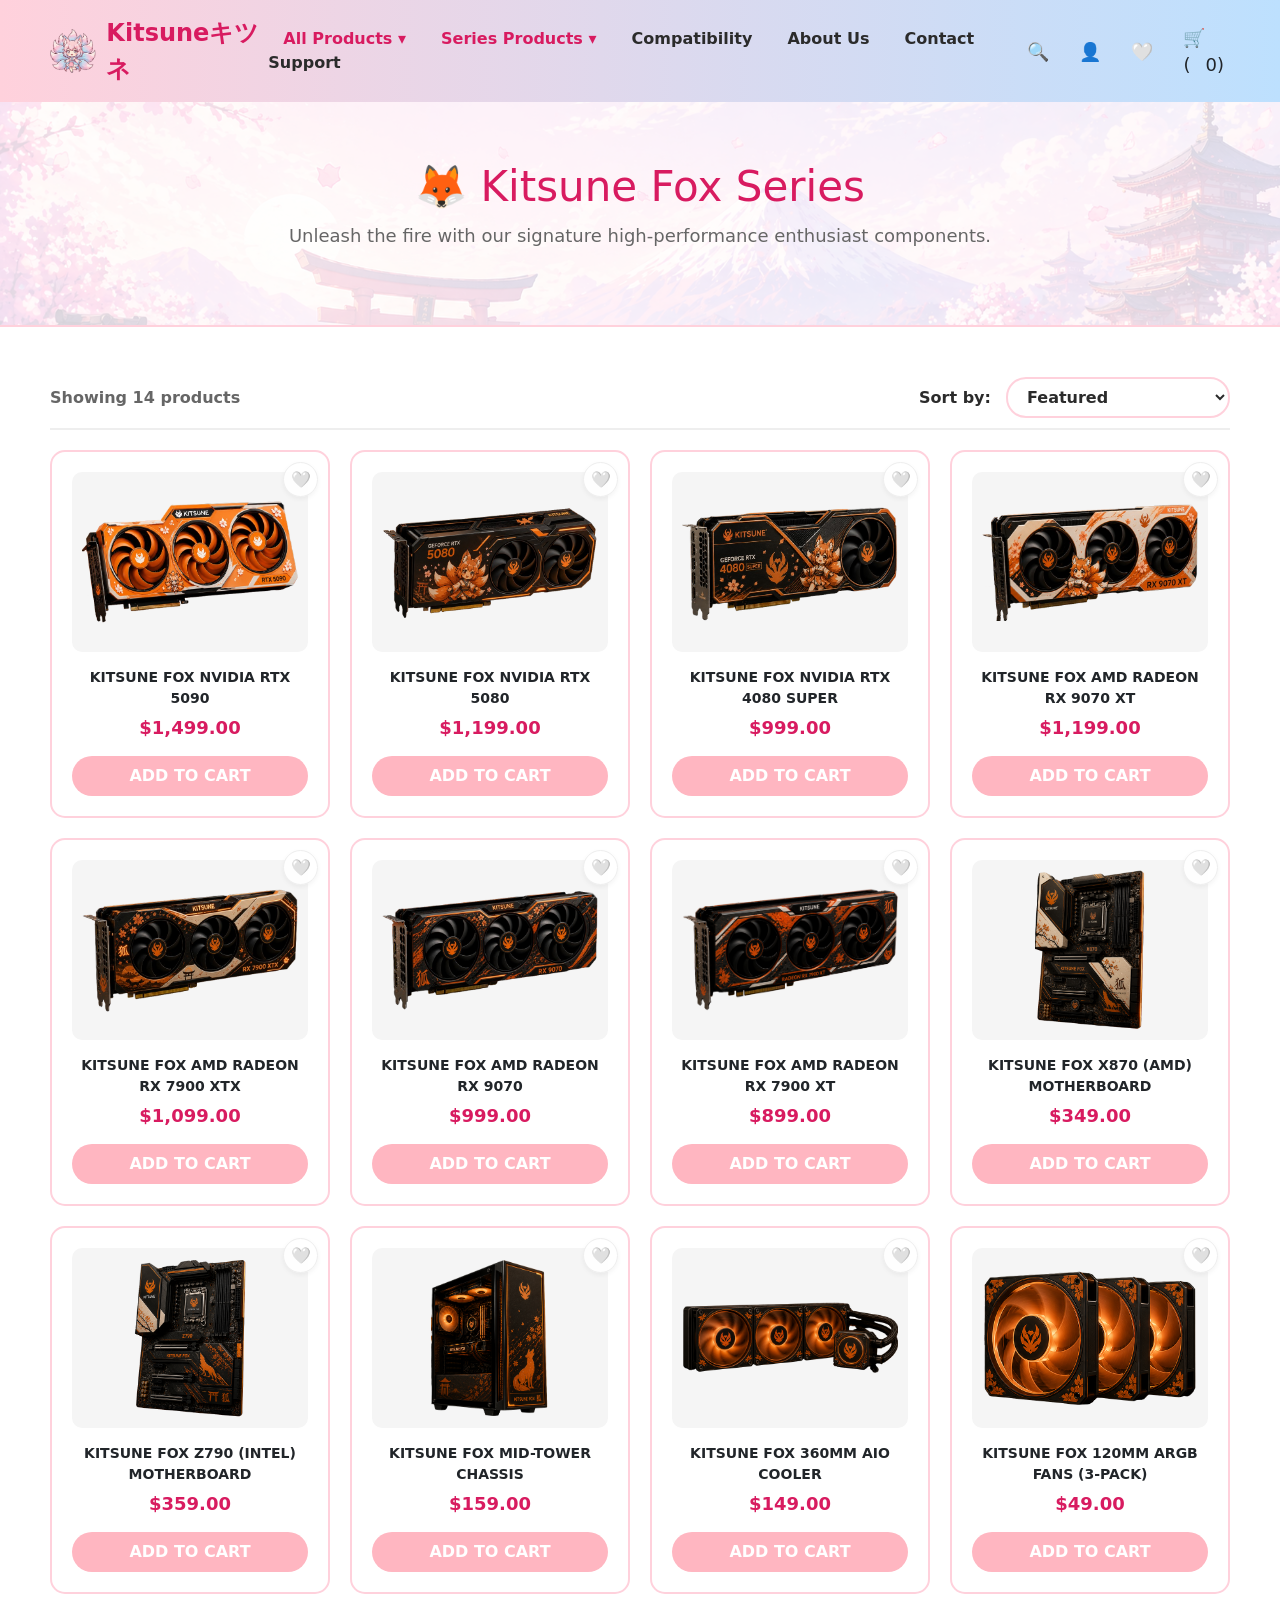
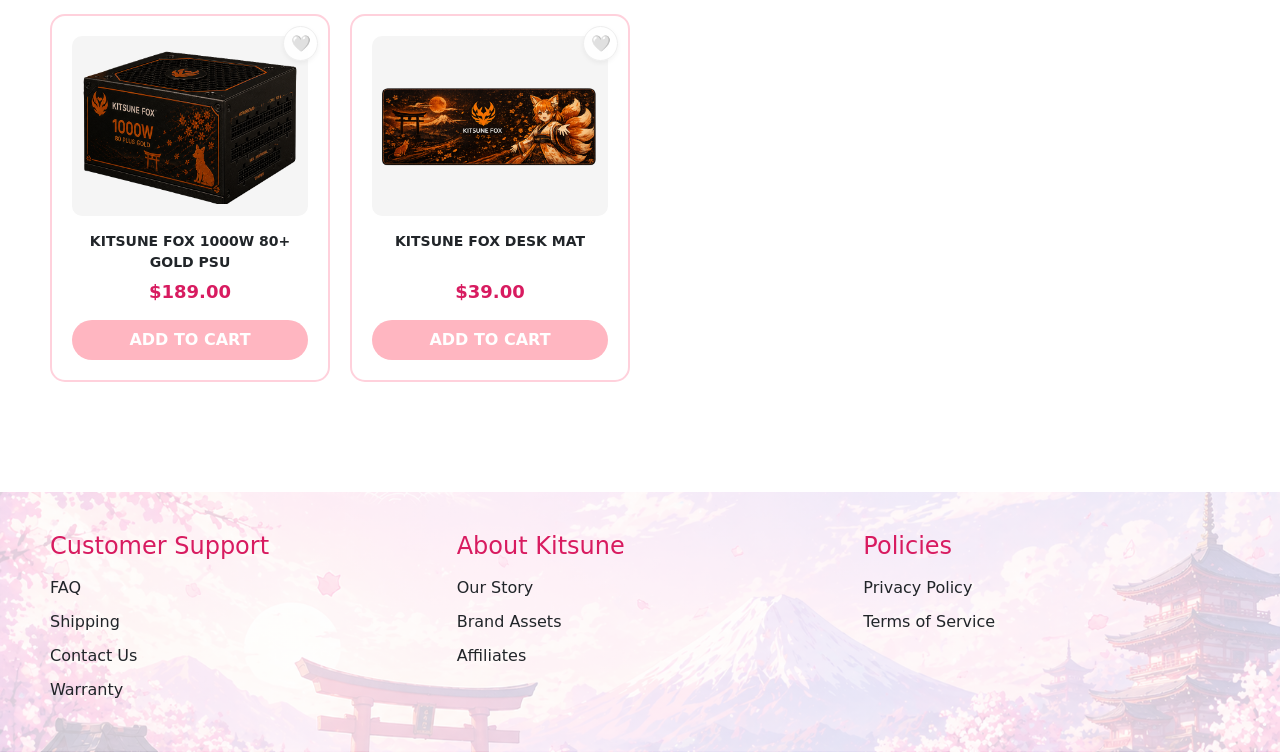
<file: kitsune-fox-series.html>
<!DOCTYPE html>
<html lang="en">
<head>
    <meta charset="UTF-8">
    <meta name="viewport" content="width=device-width, initial-scale=1.0">
    <title>Kitsune Fox Series - Kitsune Official Store</title>
    <link rel="icon" type="image/png" href="assets/Logo.png">
    <link rel="stylesheet" href="styles.css?v=4">
    <link href="https://cdn.jsdelivr.net/npm/bootstrap@5.3.3/dist/css/bootstrap.min.css" rel="stylesheet">
</head>
<body>

    <script src="https://cdn.jsdelivr.net/npm/bootstrap@5.3.3/dist/js/bootstrap.bundle.min.js"></script>
    <div class="sakura-container"></div>

    <header>
        <a href="index.html" class="logo">
            <img src="assets/Logo.png" class="brand-logo" alt="Kitsune Logo"> Kitsuneキツネ
        </a>
        <nav>
            <div class="dropdown">
                <a href="catalog.html" class="dropbtn" style="color: #d81b60;">All Products ▾</a>
                <div class="dropdown-content">
                    <a href="amd.html">AMD Graphics Cards</a>
                    <a href="nvidia.html">NVIDIA Graphics Cards</a>
                </div>
            </div>
            
            <div class="dropdown">
                <a href="#" class="dropbtn" style="color: #d81b60;">Series Products ▾</a>
                <div class="dropdown-content">
                    <a href="kitsune-fox-series.html">🦊 Kitsune Fox</a>
                    <a href="sakura-series.html">🌸 Sakura Blossom</a>
                    <a href="kawaii-neko-series.html">🐾 Kawaii Neko</a>
                </div>
            </div>

            <a href="compatibility.html">Compatibility</a>
            <a href="about-us.html">About Us</a>
            <a href="contact-support.html">Contact Support</a>
        </nav>
        <div class="nav-icons">
             <div class="search-container" style="display: flex; align-items: center;">
                <input type="text" id="search-bar" placeholder="Search Kitsune..." 
                style="width: 0; padding: 0; border: none; border-bottom: 2px solid var(--pastel-pink); 
                transition: width 0.3s ease; outline: none; background: transparent;">
                <span style="cursor: pointer;" onclick="toggleSearch()" title="Search">🔍</span>
            </div>
            <a href="account.html" style="text-decoration: none; color: inherit;"><span title="Account">👤</span></a>
            <a href="wishlist.html" style="text-decoration: none; color: inherit;"><span title="Wishlist">🤍</span></a>
            <span style="cursor: pointer;" onclick="toggleCart()" title="View Cart">🛒(<span id="cart-count-nav">0</span>)</span>
        </div>
    </header>

    <div class="page-header">
        <h1>🦊 Kitsune Fox Series</h1>
        <p>Unleash the fire with our signature high-performance enthusiast components.</p>
    </div>

    <main>

        <div class="toolbar">
            <div class="product-count">Showing 14 products</div>
            <div class="sorting">
                <label for="sortOptions">Sort by: </label>
                <select id="sortOptions" onchange="sortProducts()">
                    <option value="featured">Featured</option>
                    <option value="relevant">Most Relevant</option>
                    <option value="az">Alphabetically, A-Z</option>
                    <option value="za">Alphabetically, Z-A</option>
                    <option value="price-low">Price, low to high</option>
                    <option value="price-high">Price, high to low</option>
                </select>
            </div>
        </div>
        
        <div class="product-grid">
            
            <div class="product-card" style="border-color: var(--kitsune-orange);">
                <div class="product-img">
                    <img src="assets/Kitsune_Fox_RTX_5090.png" alt="Kitsune Fox NVIDIA RTX 5090">
                </div>
                <div class="product-title">KITSUNE FOX NVIDIA RTX 5090</div>
                <div class="product-price">$1,499.00</div>
                <button class="btn-add btn-fox">ADD TO CART</button>
            </div>

            <div class="product-card" style="border-color: var(--kitsune-orange);">
                <div class="product-img">
                    <img src="assets/Kitsune_Fox_RTX_5080.png" alt="Kitsune Fox NVIDIA RTX 5080">
                </div>
                <div class="product-title">KITSUNE FOX NVIDIA RTX 5080</div>
                <div class="product-price">$1,199.00</div>
                <button class="btn-add btn-fox">ADD TO CART</button>
            </div>

            <div class="product-card" style="border-color: var(--kitsune-orange);">
                <div class="product-img">
                    <img src="assets/Kitsune_Fox_RTX_4080S.png" alt="Kitsune Fox NVIDIA RTX 4080 Super">
                </div>
                <div class="product-title">KITSUNE FOX NVIDIA RTX 4080 SUPER</div>
                <div class="product-price">$999.00</div>
                <button class="btn-add btn-fox">ADD TO CART</button>
            </div>

            <div class="product-card" style="border-color: var(--kitsune-orange);">
                <div class="product-img">
                    <img src="assets/Kitsune_Fox_RX_9070XT.png" alt="Kitsune Fox AMD Radeon RX 9070 XT">
                </div>
                <div class="product-title">KITSUNE FOX AMD RADEON RX 9070 XT</div>
                <div class="product-price">$1,199.00</div>
                <button class="btn-add btn-fox">ADD TO CART</button>
            </div>

            <div class="product-card" style="border-color: var(--kitsune-orange);">
                <div class="product-img">
                    <img src="assets/Kitsune_Fox_RX_7900.png" alt="Kitsune Fox AMD RX 7900 XTX">
                </div>
                <div class="product-title">KITSUNE FOX AMD RADEON RX 7900 XTX</div>
                <div class="product-price">$1,099.00</div>
                <button class="btn-add btn-fox">ADD TO CART</button>
            </div>

            <div class="product-card" style="border-color: var(--kitsune-orange);">
                <div class="product-img">
                    <img src="assets/Kitsune_Fox_RX_9070.png" alt="Kitsune Fox AMD Radeon RX 9070">
                </div>
                <div class="product-title">KITSUNE FOX AMD RADEON RX 9070</div>
                <div class="product-price">$999.00</div>
                <button class="btn-add btn-fox">ADD TO CART</button>
            </div>

            <div class="product-card" style="border-color: var(--kitsune-orange);">
                <div class="product-img">
                    <img src="assets/Kitsune_Fox_RX_7900XT.png" alt="Kitsune Fox AMD Radeon RX 7900 XT">
                </div>
                <div class="product-title">KITSUNE FOX AMD RADEON RX 7900 XT</div>
                <div class="product-price">$899.00</div>
                <button class="btn-add btn-fox">ADD TO CART</button>
            </div>

            <div class="product-card" style="border-color: var(--kitsune-orange);">
                <div class="product-img">
                    <img src="assets/Kitsune_Fox_X870.png" alt="Kitsune Fox X870 AMD Motherboard">
                </div>
                <div class="product-title">KITSUNE FOX X870 (AMD) MOTHERBOARD</div>
                <div class="product-price">$349.00</div>
                <button class="btn-add btn-fox">ADD TO CART</button>
            </div>

            <div class="product-card" style="border-color: var(--kitsune-orange);">
                <div class="product-img">
                    <img src="assets/Kitsune_Fox_Z790.png" alt="Kitsune Fox Z790 Intel Motherboard">
                </div>
                <div class="product-title">KITSUNE FOX Z790 (INTEL) MOTHERBOARD</div>
                <div class="product-price">$359.00</div>
                <button class="btn-add btn-fox">ADD TO CART</button>
            </div>

            <div class="product-card" style="border-color: var(--kitsune-orange);">
                <div class="product-img">
                    <img src="assets/Kitsune_Fox_Case.png" alt="Kitsune Fox ATX Case">
                </div>
                <div class="product-title">KITSUNE FOX MID-TOWER CHASSIS</div>
                <div class="product-price">$159.00</div>
                <button class="btn-add btn-fox">ADD TO CART</button>
            </div>

            <div class="product-card" style="border-color: var(--kitsune-orange);">
                <div class="product-img">
                    <img src="assets/Kitsune_Fox_360AIO.png" alt="Kitsune Fox 360mm AIO">
                </div>
                <div class="product-title">KITSUNE FOX 360MM AIO COOLER</div>
                <div class="product-price">$149.00</div>
                <button class="btn-add btn-fox">ADD TO CART</button>
            </div>

            <div class="product-card" style="border-color: var(--kitsune-orange);">
                <div class="product-img">
                    <img src="assets/Kitsune_Fox_Fans.png" alt="Kitsune Fox 120mm Fans">
                </div>
                <div class="product-title">KITSUNE FOX 120MM ARGB FANS (3-PACK)</div>
                <div class="product-price">$49.00</div>
                <button class="btn-add btn-fox">ADD TO CART</button>
            </div>

            <div class="product-card" style="border-color: var(--kitsune-orange);">
                <div class="product-img">
                    <img src="assets/Kitsune_Fox_1000W.png" alt="Kitsune Fox 1000W PSU">
                </div>
                <div class="product-title">KITSUNE FOX 1000W 80+ GOLD PSU</div>
                <div class="product-price">$189.00</div>
                <button class="btn-add btn-fox">ADD TO CART</button>
            </div>

            <div class="product-card" style="border-color: var(--kitsune-orange);">
                <div class="product-img">
                    <img src="assets/Kitsune_Fox_Deskmat.png" alt="Kitsune Fox Desk Mat">
                </div>
                <div class="product-title">KITSUNE FOX DESK MAT</div>
                <div class="product-price">$39.00</div>
                <button class="btn-add btn-fox">ADD TO CART</button>
            </div>

        </div>

    </main>

    <div id="cartSidebar" style="position: fixed; top: 0; right: -350px; width: 300px; height: 100%; 
         background: white; box-shadow: -5px 0 15px rgba(0,0,0,0.1); z-index: 1001; 
         transition: right 0.3s ease; padding: 25px; display: flex; flex-direction: column; box-sizing: border-box;">
        
        <div style="display: flex; justify-content: space-between; align-items: center; 
                    border-bottom: 2px solid var(--pastel-pink); padding-bottom: 15px;">
            <h3 style="margin: 0; color: #d81b60;">Your Pack</h3>
            <span onclick="toggleCart()" style="font-size: 24px; cursor: pointer;">&times;</span>
        </div>

        <div id="cartItems" style="flex-grow: 1; padding: 20px 0; color: #666; text-align: center;">
            <p>The pack is empty. Time to hunt for parts!</p>
        </div>

        <div style="border-top: 2px solid #eee; padding-top: 15px;">
            <p style="display: flex; justify-content: space-between; font-weight: bold;">
                Total: <span>$0.00</span>
            </p>
            <button style="width: 100%; padding: 15px; background: var(--btn-pink); border: none; border-radius: 30px; color: white; font-weight: bold; cursor: pointer;">CHECKOUT</button>
        </div>
    </div>

    <footer>
        <div class="footer-col">
            <h4>Customer Support</h4>
            <ul>
                <li>FAQ</li>
                <li>Shipping</li>
                <li>Contact Us</li>
                <li>Warranty</li>
            </ul>
        </div>
        <div class="footer-col">
            <h4>About Kitsune</h4>
            <ul>
                <li>Our Story</li>
                <li>Brand Assets</li>
                <li>Affiliates</li>
            </ul>
        </div>
        <div class="footer-col">
            <h4>Policies</h4>
            <ul>
                <li>Privacy Policy</li>
                <li>Terms of Service</li>
            </ul>
        </div>
    </footer>
    <script src="script.js"></script>
</body>
</html>
</file>
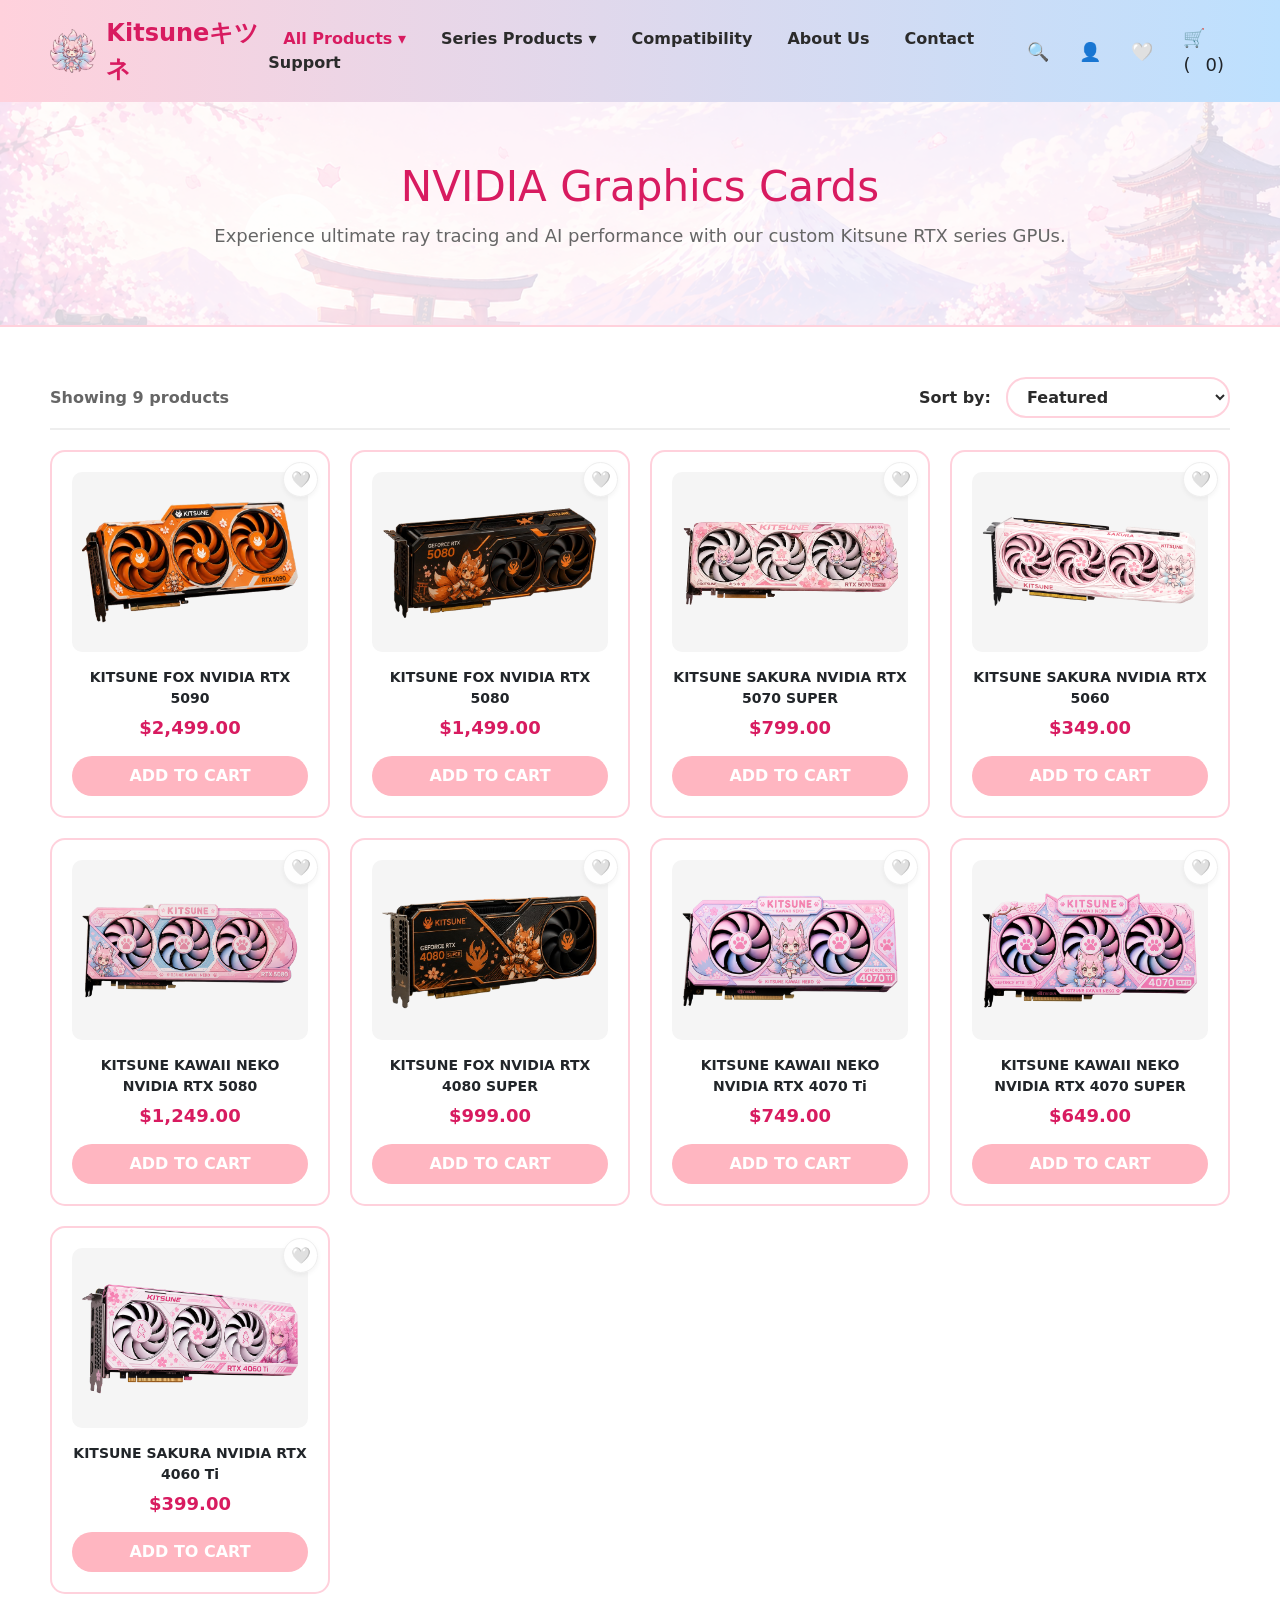
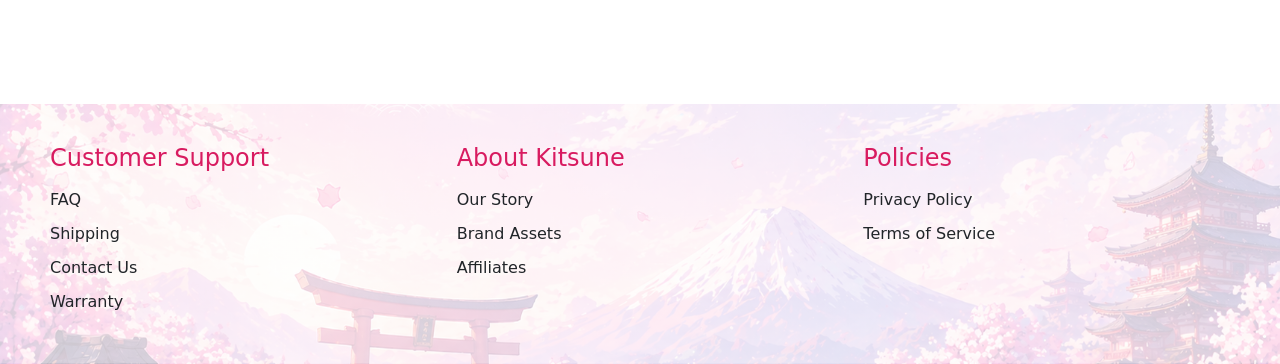
<file: nvidia.html>
<!DOCTYPE html>
<html lang="en">
<head>
    <meta charset="UTF-8">
    <meta name="viewport" content="width=device-width, initial-scale=1.0">
    <title>NVIDIA Graphics Cards - Kitsune Official Store</title>
    <link rel="icon" type="image/png" href="assets/Logo.png">
    <link rel="stylesheet" href="styles.css?v=4">
    <link href="https://cdn.jsdelivr.net/npm/bootstrap@5.3.3/dist/css/bootstrap.min.css" rel="stylesheet">
</head>
<body>

    <script src="https://cdn.jsdelivr.net/npm/bootstrap@5.3.3/dist/js/bootstrap.bundle.min.js"></script>
    <div class="sakura-container"></div>

    <header>
        <a href="index.html" class="logo">
            <img src="assets/Logo.png" class="brand-logo" alt="Kitsune Logo"> Kitsuneキツネ
        </a>
        <nav>
            <div class="dropdown">
                <a href="catalog.html" class="dropbtn" style="color: #d81b60;">All Products ▾</a>
                <div class="dropdown-content">
                    <a href="amd.html">AMD Graphics Cards</a>
                    <a href="nvidia.html">NVIDIA Graphics Cards</a>
                </div>
            </div>
            
            <div class="dropdown">
                <a href="#" class="dropbtn">Series Products ▾</a>
                <div class="dropdown-content">
                    <a href="kitsune-fox-series.html">🦊 Kitsune Fox</a>
                    <a href="sakura-series.html">🌸 Sakura Blossom</a>
                    <a href="kawaii-neko-series.html">🐾 Kawaii Neko</a>
                </div>
            </div>

            <a href="compatibility.html">Compatibility</a>
            <a href="about-us.html">About Us</a>
            <a href="contact-support.html">Contact Support</a> 
        </nav>
        <div class="nav-icons">
             <div class="search-container" style="display: flex; align-items: center;">
                <input type="text" id="search-bar" placeholder="Search Kitsune..." 
                style="width: 0; padding: 0; border: none; border-bottom: 2px solid var(--pastel-pink); 
                transition: width 0.3s ease; outline: none; background: transparent;">
                <span style="cursor: pointer;" onclick="toggleSearch()" title="Search">🔍</span>
            </div>
            <a href="account.html" style="text-decoration: none; color: inherit;"><span title="Account">👤</span></a>
            <a href="wishlist.html" style="text-decoration: none; color: inherit;"><span title="Wishlist">🤍</span></a>
            <span style="cursor: pointer;" onclick="toggleCart()" title="View Cart">🛒(<span id="cart-count-nav">0</span>)</span>
        </div>
    </header>

    <div class="page-header">
        <h1>NVIDIA Graphics Cards</h1>
        <p>Experience ultimate ray tracing and AI performance with our custom Kitsune RTX series GPUs.</p>
    </div>

    <main>

        <div class="toolbar">
            <div class="product-count">Showing 9 products</div>
            <div class="sorting">
                <label for="sortOptions">Sort by: </label>
                <select id="sortOptions" onchange="sortProducts()">
                    <option value="featured">Featured</option>
                    <option value="az">Alphabetically, A-Z</option>
                    <option value="za">Alphabetically, Z-A</option>
                    <option value="price-low">Price, low to high</option>
                    <option value="price-high">Price, high to low</option>
                </select>
            </div>
        </div>
        
        <div class="product-grid">

            <div class="product-card" style="border-color: var(--kitsune-orange);">
                <div class="product-img"><img src="assets/Kitsune_Fox_RTX_5090.png" alt="Kitsune Fox NVIDIA RTX 5090"></div>
                <div class="product-title">KITSUNE FOX NVIDIA RTX 5090</div>
                <div class="product-price">$2,499.00</div>
                <button class="btn-add btn-fox">ADD TO CART</button>
            </div>

            <div class="product-card" style="border-color: var(--kitsune-orange);">
                <div class="product-img"><img src="assets/Kitsune_Fox_RTX_5080.png" alt="Kitsune Fox NVIDIA RTX 5080"></div>
                <div class="product-title">KITSUNE FOX NVIDIA RTX 5080</div>
                <div class="product-price">$1,499.00</div>
                <button class="btn-add btn-fox">ADD TO CART</button>
            </div>
            
            <div class="product-card">
                <div class="product-img"><img src="assets/Kitsune Sakura RTX 5070 Super.png" alt="KITSUNE SAKURA NVIDIA RTX 5070 SUPER"></div>
                <div class="product-title">KITSUNE SAKURA NVIDIA RTX 5070 SUPER</div>
                <div class="product-price">$799.00</div>
                <button class="btn-add">ADD TO CART</button>
            </div>

            <div class="product-card">
                <div class="product-img"><img src="assets/Kitsune_Sakura_RTX_5060.png" alt="Kitsune Sakura NVIDIA RTX 5060"></div>
                <div class="product-title">KITSUNE SAKURA NVIDIA RTX 5060</div>
                <div class="product-price">$349.00</div>
                <button class="btn-add">ADD TO CART</button>
            </div>

            <div class="product-card">
                <div class="product-img"><img src="assets/Kitsune_Kawaii_Neko_RTX_5080.png" alt="Kitsune Kawaii Neko NVIDIA RTX 5080"></div>
                <div class="product-title">KITSUNE KAWAII NEKO NVIDIA RTX 5080</div>
                <div class="product-price">$1,249.00</div>
                <button class="btn-add">ADD TO CART</button>
            </div>

            <div class="product-card" style="border-color: var(--kitsune-orange);">
                <div class="product-img"><img src="assets/Kitsune_Fox_RTX_4080S.png" alt="Kitsune Fox NVIDIA RTX 4080 Super"></div>
                <div class="product-title">KITSUNE FOX NVIDIA RTX 4080 SUPER</div>
                <div class="product-price">$999.00</div>
                <button class="btn-add btn-fox">ADD TO CART</button>
            </div>

            <div class="product-card">
                <div class="product-img"><img src="assets/Kitsune_Kawaii_Neko_RTX_4070TI.png" alt="Kitsune Kawaii Neko NVIDIA RTX 4070 Ti"></div>
                <div class="product-title">KITSUNE KAWAII NEKO NVIDIA RTX 4070 Ti</div>
                <div class="product-price">$749.00</div>
                <button class="btn-add">ADD TO CART</button>
            </div>

            <div class="product-card">
                <div class="product-img"><img src="assets/Kitsune_Kawaii_Neko_RTX_4070S.png" alt="Kitsune Kawaii Neko NVIDIA RTX 4070 Super"></div>
                <div class="product-title">KITSUNE KAWAII NEKO NVIDIA RTX 4070 SUPER</div>
                <div class="product-price">$649.00</div>
                <button class="btn-add">ADD TO CART</button>
            </div>

            <div class="product-card">
                <div class="product-img"><img src="assets/Kitsune_Sakura_RTX_4060Ti.png" alt="Kitsune Sakura NVIDIA RTX 4060 Ti"></div>
                <div class="product-title">KITSUNE SAKURA NVIDIA RTX 4060 Ti</div>
                <div class="product-price">$399.00</div>
                <button class="btn-add">ADD TO CART</button>
            </div>

        </div>

    </main>

    <div id="cartSidebar" style="position: fixed; top: 0; right: -350px; width: 300px; height: 100%; 
         background: white; box-shadow: -5px 0 15px rgba(0,0,0,0.1); z-index: 1001; 
         transition: right 0.3s ease; padding: 25px; display: flex; flex-direction: column; box-sizing: border-box;">
        
        <div style="display: flex; justify-content: space-between; align-items: center; 
                    border-bottom: 2px solid var(--pastel-pink); padding-bottom: 15px;">
            <h3 style="margin: 0; color: #d81b60;">Your Pack</h3>
            <span onclick="toggleCart()" style="font-size: 24px; cursor: pointer;">&times;</span>
        </div>

        <div id="cartItems" style="flex-grow: 1; padding: 20px 0; color: #666; text-align: center;">
            <p>The pack is empty. Time to hunt for parts!</p>
        </div>

        <div style="border-top: 2px solid #eee; padding-top: 15px;">
            <p style="display: flex; justify-content: space-between; font-weight: bold;">
                Total: <span>$0.00</span>
            </p>
            <button style="width: 100%; padding: 15px; background: var(--btn-pink); border: none; border-radius: 30px; color: white; font-weight: bold; cursor: pointer;">CHECKOUT</button>
        </div>
    </div>

    <footer>
        <div class="footer-col">
            <h4>Customer Support</h4>
            <ul>
                <li>FAQ</li>
                <li>Shipping</li>
                <li>Contact Us</li>
                <li>Warranty</li>
            </ul>
        </div>
        <div class="footer-col">
            <h4>About Kitsune</h4>
            <ul>
                <li>Our Story</li>
                <li>Brand Assets</li>
                <li>Affiliates</li>
            </ul>
        </div>
        <div class="footer-col">
            <h4>Policies</h4>
            <ul>
                <li>Privacy Policy</li>
                <li>Terms of Service</li>
            </ul>
        </div>
    </footer>
    <script src="script.js"></script>
</body>
</html>
</file>
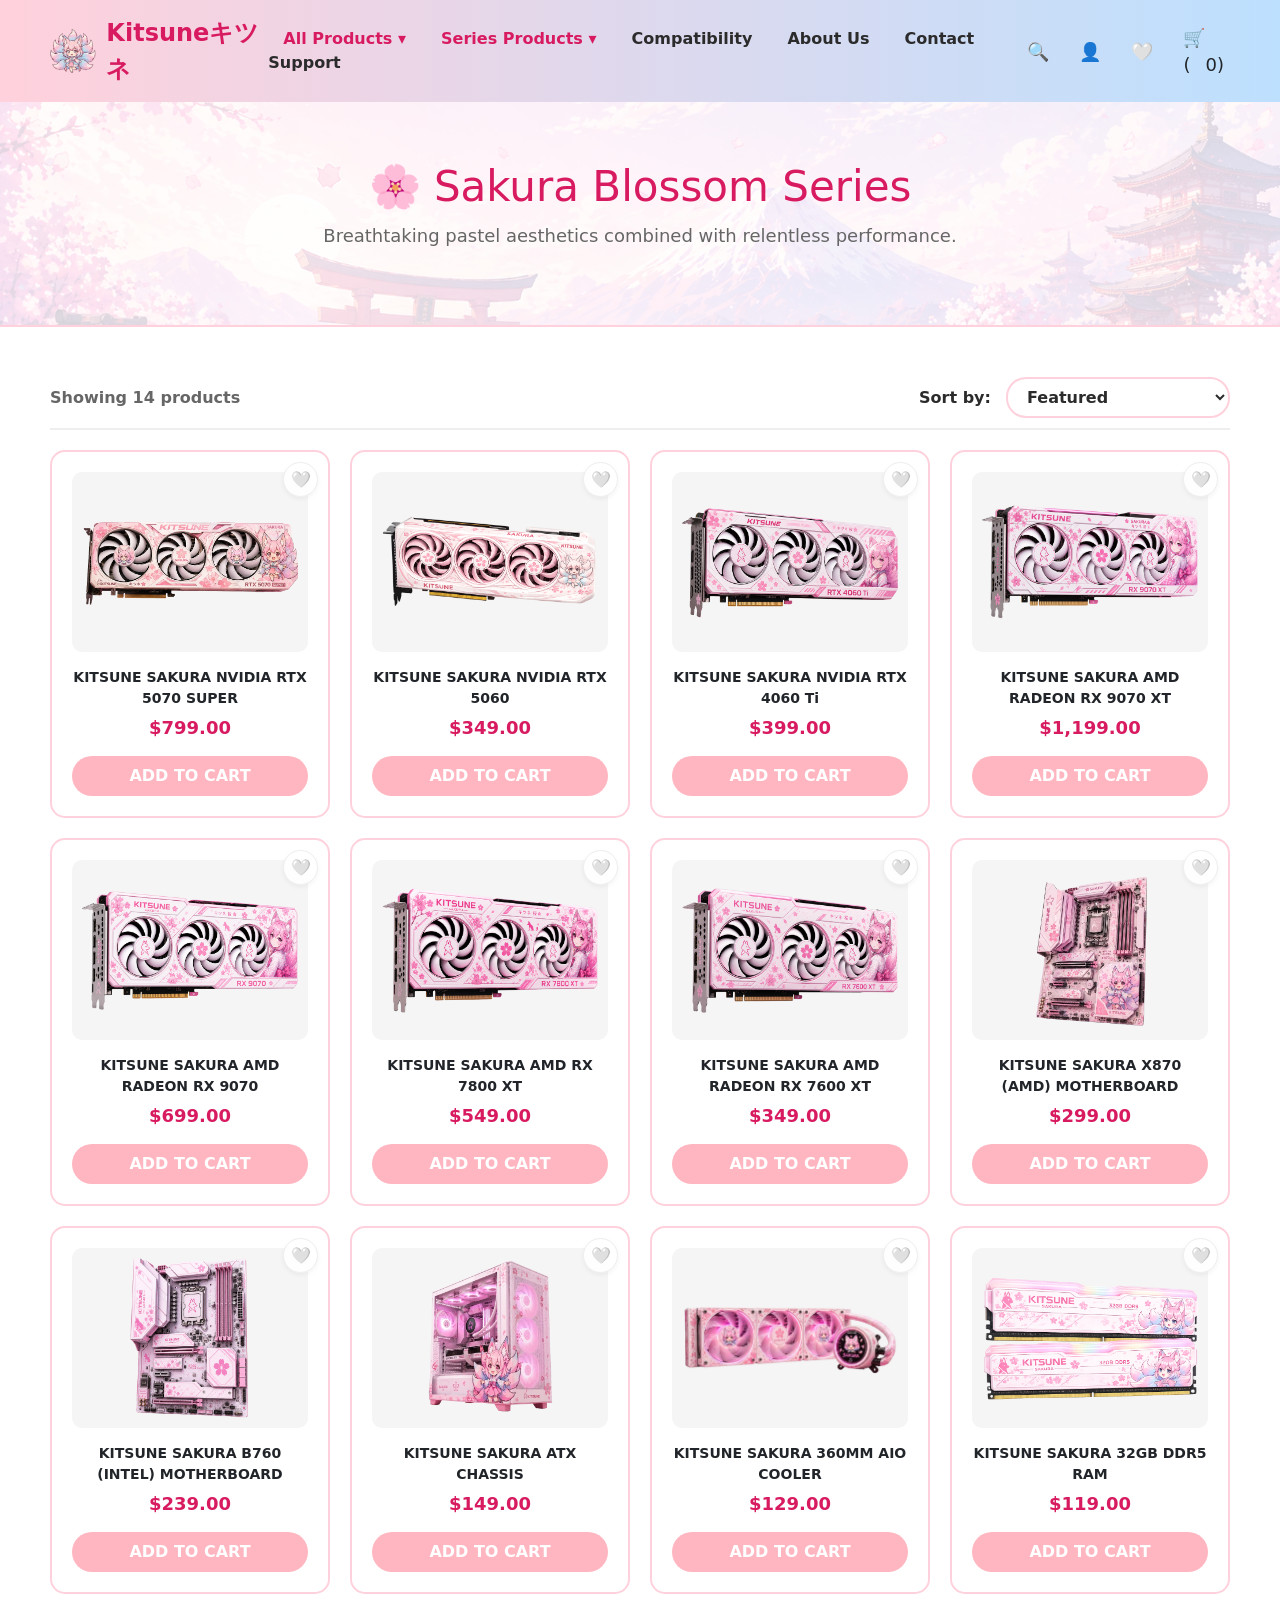
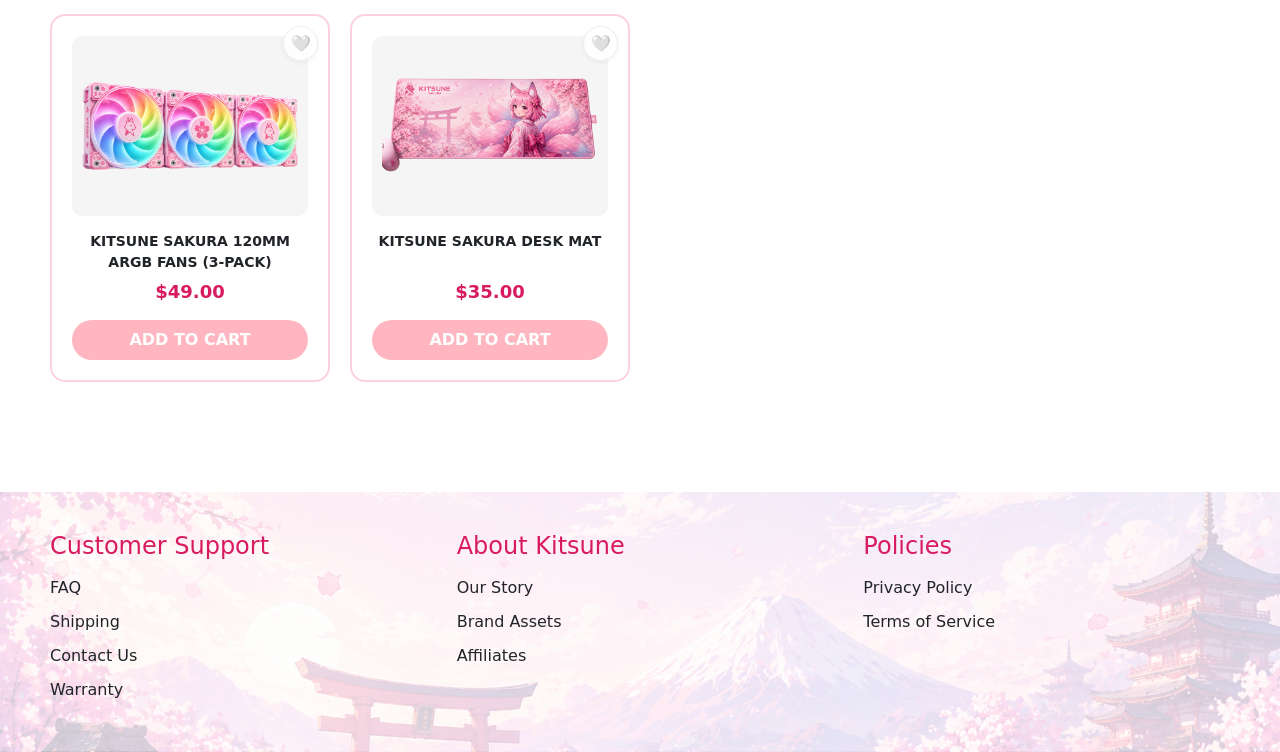
<file: sakura-series.html>
<!DOCTYPE html>
<html lang="en">
<head>
    <meta charset="UTF-8">
    <meta name="viewport" content="width=device-width, initial-scale=1.0">
    <title>Sakura Blossom Series - Kitsune Official Store</title>
    <link rel="icon" type="image/png" href="assets/Logo.png">
    <link rel="stylesheet" href="styles.css?v=4">
    <link href="https://cdn.jsdelivr.net/npm/bootstrap@5.3.3/dist/css/bootstrap.min.css" rel="stylesheet">
</head>
<body>

    <script src="https://cdn.jsdelivr.net/npm/bootstrap@5.3.3/dist/js/bootstrap.bundle.min.js"></script>
    <div class="sakura-container"></div>

    <header>
        <a href="index.html" class="logo">
            <img src="assets/Logo.png" class="brand-logo" alt="Kitsune Logo"> Kitsuneキツネ
        </a>
        <nav>
            <div class="dropdown">
                <a href="catalog.html" class="dropbtn" style="color: #d81b60;">All Products ▾</a>
                <div class="dropdown-content">
                    <a href="amd.html">AMD Graphics Cards</a>
                    <a href="nvidia.html">NVIDIA Graphics Cards</a>
                </div>
            </div>
            
            <div class="dropdown">
                <a href="#" class="dropbtn" style="color: #d81b60;">Series Products ▾</a>
                <div class="dropdown-content">
                    <a href="kitsune-fox-series.html">🦊 Kitsune Fox</a>
                    <a href="sakura-series.html">🌸 Sakura Blossom</a>
                    <a href="kawaii-neko-series.html">🐾 Kawaii Neko</a>
                </div>
            </div>

            <a href="compatibility.html">Compatibility</a>
            <a href="about-us.html">About Us</a>
            <a href="contact-support.html">Contact Support</a>
        </nav>
        <div class="nav-icons">
             <div class="search-container" style="display: flex; align-items: center;">
                <input type="text" id="search-bar" placeholder="Search Kitsune..." 
                style="width: 0; padding: 0; border: none; border-bottom: 2px solid var(--pastel-pink); 
                transition: width 0.3s ease; outline: none; background: transparent;">
                <span style="cursor: pointer;" onclick="toggleSearch()" title="Search">🔍</span>
            </div>
            <a href="account.html" style="text-decoration: none; color: inherit;"><span title="Account">👤</span></a>
            <a href="wishlist.html" style="text-decoration: none; color: inherit;"><span title="Wishlist">🤍</span></a>
            <span style="cursor: pointer;" onclick="toggleCart()" title="View Cart">🛒(<span id="cart-count-nav">0</span>)</span>
        </div>
    </header>

    <div class="page-header">
        <h1>🌸 Sakura Blossom Series</h1>
        <p>Breathtaking pastel aesthetics combined with relentless performance.</p>
    </div>

    <main>

        <div class="toolbar">
            <div class="product-count">Showing 14 products</div>
            <div class="sorting">
                <label for="sortOptions">Sort by: </label>
                <select id="sortOptions" onchange="sortProducts()">
                    <option value="featured">Featured</option>
                    <option value="relevant">Most Relevant</option>
                    <option value="az">Alphabetically, A-Z</option>
                    <option value="za">Alphabetically, Z-A</option>
                    <option value="price-low">Price, low to high</option>
                    <option value="price-high">Price, high to low</option>
                </select>
            </div>
        </div>
        
        <div class="product-grid">

            <div class="product-card">
                <div class="product-img">
                    <img src="assets/Kitsune Sakura RTX 5070 Super.png" alt="KITSUNE SAKURA NVIDIA RTX 5070 SUPER">
                </div>
                <div class="product-title">KITSUNE SAKURA NVIDIA RTX 5070 SUPER</div>
                <div class="product-price">$799.00</div>
                <button class="btn-add">ADD TO CART</button>
            </div>

            <div class="product-card">
                <div class="product-img">
                    <img src="assets/Kitsune_Sakura_RTX_5060.png" alt="Kitsune Sakura NVIDIA RTX 5060">
                </div>
                <div class="product-title">KITSUNE SAKURA NVIDIA RTX 5060</div>
                <div class="product-price">$349.00</div>
                <button class="btn-add">ADD TO CART</button>
            </div>

            <div class="product-card">
                <div class="product-img">
                    <img src="assets/Kitsune_Sakura_RTX_4060Ti.png" alt="Kitsune Sakura NVIDIA RTX 4060 Ti">
                </div>
                <div class="product-title">KITSUNE SAKURA NVIDIA RTX 4060 Ti</div>
                <div class="product-price">$399.00</div>
                <button class="btn-add">ADD TO CART</button>
            </div>

            <div class="product-card">
                <div class="product-img">
                    <img src="assets/Kitsune_Sakura_RX_9070XT.png" alt="Kitsune Sakura AMD Radeon RX 9070 XT">
                </div>
                <div class="product-title">KITSUNE SAKURA AMD RADEON RX 9070 XT</div>
                <div class="product-price">$1,199.00</div>
                <button class="btn-add">ADD TO CART</button>
            </div>

            <div class="product-card">
                <div class="product-img">
                    <img src="assets/Kitsune_Sakura_RX_9070.png" alt="Kitsune Sakura AMD Radeon RX 9070">
                </div>
                <div class="product-title">KITSUNE SAKURA AMD RADEON RX 9070</div>
                <div class="product-price">$699.00</div>
                <button class="btn-add">ADD TO CART</button>
            </div>

            <div class="product-card">
                <div class="product-img">
                    <img src="assets/Kitsune_Sakura_RX_7800.png" alt="Kitsune Sakura AMD RX 7800 XT">
                </div>
                <div class="product-title">KITSUNE SAKURA AMD RX 7800 XT</div>
                <div class="product-price">$549.00</div>
                <button class="btn-add">ADD TO CART</button>
            </div>

            <div class="product-card">
                <div class="product-img">
                    <img src="assets/Kitsune_Sakura_RX_7600XT.png" alt="Kitsune Sakura AMD Radeon RX 7600 XT">
                </div>
                <div class="product-title">KITSUNE SAKURA AMD RADEON RX 7600 XT</div>
                <div class="product-price">$349.00</div>
                <button class="btn-add">ADD TO CART</button>
            </div>

            <div class="product-card">
                <div class="product-img">
                    <img src="assets/Kitsune Sakura X870 ATX Gaming Wifi.png" alt="KITSUNE SAKURA X870 AMD MOTHERBOARD">
                </div>
                <div class="product-title">KITSUNE SAKURA X870 (AMD) MOTHERBOARD</div>
                <div class="product-price">$299.00</div>
                <button class="btn-add">ADD TO CART</button>
            </div>

            <div class="product-card">
                <div class="product-img">
                    <img src="assets/Kitsune_Sakura_B760.png" alt="Kitsune Sakura B760 Intel Motherboard">
                </div>
                <div class="product-title">KITSUNE SAKURA B760 (INTEL) MOTHERBOARD</div>
                <div class="product-price">$239.00</div>
                <button class="btn-add">ADD TO CART</button>
            </div>

            <div class="product-card">
                <div class="product-img">
                    <img src="assets/Kitsune Sakura ATX Case.png" alt="KITSUNE SAKURA ATX CASE">
                </div>
                <div class="product-title">KITSUNE SAKURA ATX CHASSIS</div>
                <div class="product-price">$149.00</div>
                <button class="btn-add">ADD TO CART</button>
            </div>

            <div class="product-card">
                <div class="product-img">
                    <img src="assets/Kitsune Sakura 360mm AIO Cooler.png" alt="KITSUNE SAKURA 360mm AIO COOLER">
                </div>
                <div class="product-title">KITSUNE SAKURA 360MM AIO COOLER</div>
                <div class="product-price">$129.00</div>
                <button class="btn-add">ADD TO CART</button>
            </div>

            <div class="product-card">
                <div class="product-img">
                    <img src="assets/Kitsune_Sakura_RAM.png" alt="Kitsune Sakura 32GB DDR5">
                </div>
                <div class="product-title">KITSUNE SAKURA 32GB DDR5 RAM</div>
                <div class="product-price">$119.00</div>
                <button class="btn-add">ADD TO CART</button>
            </div>

            <div class="product-card">
                <div class="product-img">
                    <img src="assets/Kitsune_Sakura_120MM_ARGB_FANS_(3-PACK).png" alt="Kitsune Sakura 120MM ARGB FANS (3-PACK)">
                </div>
                <div class="product-title">KITSUNE SAKURA 120MM ARGB FANS (3-PACK)</div>
                <div class="product-price">$49.00</div>
                <button class="btn-add">ADD TO CART</button>
            </div>

            <div class="product-card">
                <div class="product-img">
                    <img src="assets/Kitsune_Sakura_Deskmat.png" alt="Kitsune Sakura Desk Mat">
                </div>
                <div class="product-title">KITSUNE SAKURA DESK MAT</div>
                <div class="product-price">$35.00</div>
                <button class="btn-add">ADD TO CART</button>
            </div>

        </div>
    </main>

    <div id="cartSidebar" style="position: fixed; top: 0; right: -350px; width: 300px; height: 100%; 
         background: white; box-shadow: -5px 0 15px rgba(0,0,0,0.1); z-index: 1001; 
         transition: right 0.3s ease; padding: 25px; display: flex; flex-direction: column; box-sizing: border-box;">
        
        <div style="display: flex; justify-content: space-between; align-items: center; 
                    border-bottom: 2px solid var(--pastel-pink); padding-bottom: 15px;">
            <h3 style="margin: 0; color: #d81b60;">Your Pack</h3>
            <span onclick="toggleCart()" style="font-size: 24px; cursor: pointer;">&times;</span>
        </div>

        <div id="cartItems" style="flex-grow: 1; padding: 20px 0; color: #666; text-align: center;">
            <p>The pack is empty. Time to hunt for parts!</p>
        </div>

        <div style="border-top: 2px solid #eee; padding-top: 15px;">
            <p style="display: flex; justify-content: space-between; font-weight: bold;">
                Total: <span>$0.00</span>
            </p>
            <button style="width: 100%; padding: 15px; background: var(--btn-pink); border: none; border-radius: 30px; color: white; font-weight: bold; cursor: pointer;">CHECKOUT</button>
        </div>
    </div>

    <footer>
        <div class="footer-col">
            <h4>Customer Support</h4>
            <ul>
                <li>FAQ</li>
                <li>Shipping</li>
                <li>Contact Us</li>
                <li>Warranty</li>
            </ul>
        </div>
        <div class="footer-col">
            <h4>About Kitsune</h4>
            <ul>
                <li>Our Story</li>
                <li>Brand Assets</li>
                <li>Affiliates</li>
            </ul>
        </div>
        <div class="footer-col">
            <h4>Policies</h4>
            <ul>
                <li>Privacy Policy</li>
                <li>Terms of Service</li>
            </ul>
        </div>
    </footer>   
    <script src="script.js"></script>
</body>
</html>
</file>
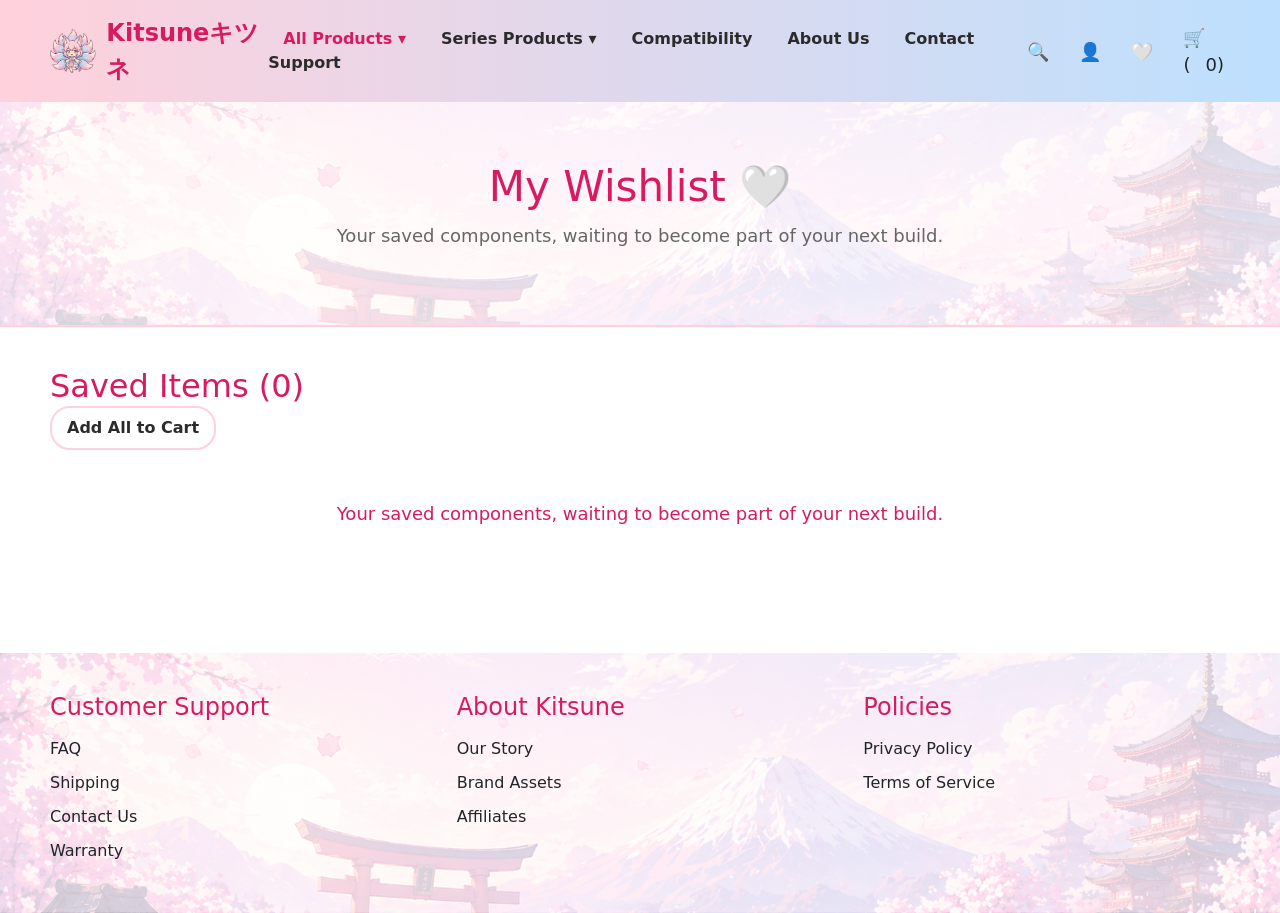
<file: wishlist.html>
<!DOCTYPE html>
<html lang="en">
<head>
    <meta charset="UTF-8">
    <meta name="viewport" content="width=device-width, initial-scale=1.0">
    <title>My Wishlist - Kitsune Official Store</title>
    <link rel="icon" type="image/png" href="assets/Logo.png">
    <link rel="stylesheet" href="styles.css?v=4">
    <link href="https://cdn.jsdelivr.net/npm/bootstrap@5.3.3/dist/css/bootstrap.min.css" rel="stylesheet">
</head>
<body>

    <script src="https://cdn.jsdelivr.net/npm/bootstrap@5.3.3/dist/js/bootstrap.bundle.min.js"></script>
    <div class="sakura-container"></div>

    <header>
        <a href="index.html" class="logo">
            <img src="assets/Logo.png" class="brand-logo" alt="Kitsune Logo"> Kitsuneキツネ
        </a>
        <nav>
            <div class="dropdown">
                <a href="catalog.html" class="dropbtn" style="color: #d81b60;">All Products ▾</a>
                <div class="dropdown-content">
                    <a href="amd.html">AMD Graphics Cards</a>
                    <a href="nvidia.html">NVIDIA Graphics Cards</a>
                </div>
            </div>
            
            <div class="dropdown">
                <a class="dropbtn">Series Products ▾</a>
                <div class="dropdown-content">
                    <a href="kitsune-fox-series.html">🦊 Kitsune Fox</a>
                    <a href="sakura-series.html">🌸 Sakura Blossom</a>
                    <a href="kawaii-neko-series.html">🐾 Kawaii Neko</a>
                </div>
            </div>

            <a href="compatibility.html">Compatibility</a> 
            <a href="about-us.html">About Us</a>
            <a href="contact-support.html">Contact Support</a>
        </nav>

        <div class="nav-icons">
            <div class="search-container" style="display: flex; align-items: center;">
                <input type="text" id="search-bar" placeholder="Search Kitsune..." 
                       style="width: 0; padding: 0; border: none; border-bottom: 2px solid var(--pastel-pink); 
                              transition: width 0.3s ease; outline: none; background: transparent;">
                <span onclick="toggleSearch()" title="Search">🔍</span>
            </div>
            <a href="account.html" style="text-decoration: none; color: inherit;"><span title="Account">👤</span></a>
            <a href="wishlist.html" style="text-decoration: none; color: inherit;"><span title="Wishlist">🤍</span></a>
            <span onclick="toggleCart()" title="View Cart">🛒(<span id="cart-count-nav">0</span>)</span>
        </div>
    </header>

    <div class="page-header">
        <h1>My Wishlist 🤍</h1>
        <p>Your saved components, waiting to become part of your next build.</p>
    </div>

    <main>
        <div class="wishlist-header">
            <h2 style="color: #d81b60; margin: 0;">Saved Items (<span id="wishlist-count">0</span>)</h2>
            <button style="padding: 8px 15px; background: none; border: 2px solid var(--pastel-pink); border-radius: 20px; font-weight: bold; color: var(--dark-text); cursor: pointer; transition: all 0.3s ease;" onmouseover="this.style.borderColor='#d81b60'; this.style.color='#d81b60';" onmouseout="this.style.borderColor='var(--pastel-pink)'; this.style.color='var(--dark-text)';">Add All to Cart</button>
        </div>
        
        <div class="product-grid wishlist-grid" id="dynamic-wishlist-grid">

        </div>

    </main>


    <div id="cartSidebar" style="position: fixed; top: 0; right: -350px; width: 300px; height: 100%; 
         background: white; box-shadow: -5px 0 15px rgba(0,0,0,0.1); z-index: 1001; 
         transition: right 0.3s ease; padding: 25px; display: flex; flex-direction: column; box-sizing: border-box;">
        
        <div style="display: flex; justify-content: space-between; align-items: center; 
                    border-bottom: 2px solid var(--pastel-pink); padding-bottom: 15px;">
            <h3 style="margin: 0; color: #d81b60;">Your Pack</h3>
            <span onclick="toggleCart()" style="font-size: 24px; cursor: pointer;">&times;</span>
        </div>

        <div id="cartItems" style="flex-grow: 1; padding: 20px 0; color: #666; text-align: center;">
            <p>The pack is empty. Time to hunt for parts!</p>
        </div>

        <div style="border-top: 2px solid #eee; padding-top: 15px;">
            <p style="display: flex; justify-content: space-between; font-weight: bold;">
                Total: <span>$0.00</span>
            </p>
            <button style="width: 100%; padding: 15px; background: var(--btn-pink); border: none; border-radius: 30px; color: white; font-weight: bold; cursor: pointer;">CHECKOUT</button>
        </div>
    </div>

    <footer>
    <div class="footer-col">
        <h4>Customer Support</h4>
        <ul>
            <li>FAQ</li>
            <li>Shipping</li>
            <li>Contact Us</li>
            <li>Warranty</li>
        </ul>
    </div>
    <div class="footer-col">
        <h4>About Kitsune</h4>
        <ul>
            <li>Our Story</li>
            <li>Brand Assets</li>
            <li>Affiliates</li>
        </ul>
    </div>
    <div class="footer-col">
        <h4>Policies</h4>
        <ul>
            <li>Privacy Policy</li>
            <li>Terms of Service</li>
        </ul>
    </div>
</footer>
<script src="script.js"></script>
</body>
</html>
</file>
<file: styles.css>
/* --- 1. CSS Variables --- */
:root {
    --pastel-pink: #ffd1dc;
    --pastel-blue: #bde0fe;
    --dark-text: #2b2b2b;
    --card-bg: #ffffff;
    --btn-pink: #ffb6c1;
    --btn-blue: #a2d2ff;
    --kitsune-orange: #ffd1dc; 
    --success-green: #4caf50;
    --error-red: #f44336;
}

body { 
    font-family: 'Segoe UI', Tahoma, Geneva, Verdana, sans-serif; 
    margin: 0; 
    padding: 0; 
    background-color: #fafafa; 
    color: var(--dark-text); 
    line-height: 1.6; 
    scrollbar-gutter: stable; 
    
    display: flex;
    flex-direction: column;
    min-height: 100vh;
}

.sakura-container { 
    position: fixed; 
    top: 0; 
    left: 0; 
    width: 100%; 
    height: 100%; 
    pointer-events: none; 
    z-index: 999; 
    overflow: hidden; 
}

.sakura { 
    position: absolute; 
    top: -50px; 
    width: 15px; 
    height: 15px; 
    background: radial-gradient(circle, #ffc0cb 40%, #ff69b4 100%); 
    border-radius: 50% 50% 50% 0; 
    opacity: 0.5; 
    animation: fall linear infinite; 
}

@keyframes fall { 
    0% { transform: translateY(-50px) translateX(0) rotate(0deg); } 
    50% { transform: translateY(50vh) translateX(-50px) rotate(180deg); } 
    100% { transform: translateY(110vh) translateX(50px) rotate(360deg); } 
}

header { 
    display: flex; 
    justify-content: space-between; 
    align-items: center; 
    padding: 15px 50px; 
    background: linear-gradient(90deg, var(--pastel-pink), var(--pastel-blue)); 
    box-shadow: 0 2px 10px rgba(0,0,0,0.05); 
}

.logo { 
    display: flex; 
    align-items: center; 
    font-size: 24px; 
    font-weight: bold; 
    color: #d81b60; 
    text-decoration: none; 
    gap: 10px; 
}

.brand-logo { 
    height: 45px; 
    width: auto; 
    object-fit: contain; 
}

nav a { 
    margin: 0 15px; 
    text-decoration: none; 
    color: var(--dark-text); 
    font-weight: 600; 
    transition: color 0.3s; 
}

nav a:hover { 
    color: #d81b60; 
}

.nav-icons { 
    display: flex; 
    align-items: center; 
    gap: 15px; 
}

.nav-icons span { 
    cursor: pointer; 
    font-size: 18px; 
    margin-left: 15px; 
}

.dropdown { 
    position: relative; 
    display: inline-block; 
    margin: 0 15px; 
}

.dropdown .dropbtn { 
    text-decoration: none; 
    color: var(--dark-text); 
    font-weight: 600; 
    margin: 0; 
    cursor: pointer; 
}

.dropdown-content {
    display: none; 
    position: absolute; 
    background-color: var(--card-bg);
    min-width: 180px; 
    box-shadow: 0px 8px 16px 0px rgba(0,0,0,0.1);
    z-index: 10; 
    border-radius: 8px; 
    border: 1px solid var(--pastel-pink);
    top: 100%; 
    left: 0; 
    overflow: hidden;
}

.dropdown-content a { 
    color: var(--dark-text); 
    padding: 12px 16px; 
    text-decoration: none; 
    display: block; 
    margin: 0; 
    font-weight: 500; 
    transition: background-color 0.2s ease; 
}

.dropdown-content a:hover { 
    background-color: var(--pastel-pink); 
    color: #d81b60; 
}

.dropdown:hover .dropdown-content { 
    display: block; 
}

.page-header { 
    background: linear-gradient(rgba(255, 255, 255, 0.8), rgba(255, 255, 255, 0.8)), url("assets/bg-kitsune.jpg"); 
    background-position: center; 
    background-size: cover; 
    padding: 60px 50px; 
    text-align: center; 
    border-bottom: 2px solid var(--pastel-pink); 
}

.page-header h1 { 
    font-size: 42px; 
    color: #d81b60; 
    margin: 0; 
}

.page-header p { 
    font-size: 18px; 
    color: #666; 
    margin-top: 10px; 
}

.page-header.about-header { 
    padding: 80px 50px; 
}

.page-header.about-header h1 { 
    font-size: 48px; 
}

main { 
    padding: 40px 50px; 
    
    flex-grow: 1;
}

main.layout-about { 
    max-width: 900px; 
    margin: 40px auto; 
    padding: 0 20px; 
}

main.layout-contact { 
    max-width: 1100px; 
    margin: 40px auto; 
    padding: 0 20px; 
    display: grid; 
    grid-template-columns: 1fr 1fr; 
    gap: 40px; 
}

main.layout-compat { 
    padding: 40px 50px 300px 50px; 
    display: flex; 
    justify-content: center; 
}

footer{
    background:
    linear-gradient(
    rgba(255,255,255,.75),
    rgba(255,255,255,.75)),
    url("assets/bg-kitsune.jpg");

    background-size:cover;
    background-position:center;
    background-repeat:no-repeat;

    width:100%;

    padding:40px 50px;

    margin-top:50px;

    display:grid;

    grid-template-columns:
    repeat(auto-fit,minmax(180px,1fr));

    gap:40px;

    box-sizing:border-box;

    overflow:hidden;
}

footer.no-margin{
    margin-top:0;
}

footer.col-3{
    grid-template-columns:
    repeat(3,1fr);
}

.footer-col{
    min-width:0;
}

.footer-col h4{
    margin-bottom:15px;
    color:#d81b60;
}

.footer-col ul{
    list-style:none;
    padding:0;
    margin:0;
}

.footer-col ul li{
    margin-bottom:10px;
    cursor:pointer;
}

.footer-col ul li:hover{
    color:#d81b60;
}

.hero {
    background: linear-gradient(rgba(255,255,255,0.6), rgba(255,255,255,0.6)), url("assets/bg-kitsune.jpg");
    background-size: cover; 
    background-position: right center; 
    background-repeat: no-repeat;
    height: 400px; 
    display: flex; 
    align-items: center; 
    padding: 0 50px; 
    position: relative; 
    overflow: hidden;
}

.hero-content { max-width: 500px; z-index: 2; }
.hero h1 { font-size: 48px; margin-bottom: 10px; }
.hero p { font-size: 20px; margin-bottom: 20px; }

.btn-main {
    background-color: #ab47bc; 
    color: white; 
    padding: 12px 24px; 
    border: none;
    border-radius: 25px; 
    font-size: 16px; 
    font-weight: bold; 
    cursor: pointer;
    text-decoration: none; 
    box-shadow: 0 4px 6px rgba(0,0,0,0.1);
}

.hero-mascot { 
    position: absolute; 
    right: 10%; 
    top: 50%; 
    transform: translateY(-50%); 
    width: 500px; 
    z-index: 5; 
}

.hero-mascot img { 
    width: 100%; 
    height: auto; 
    display: block; 
    object-fit: contain; 
}

h2.section-title { 
    text-transform: uppercase; 
    letter-spacing: 1px; 
    margin-bottom: 20px; 
    display: flex; 
    align-items: center; 
    gap: 10px; 
}

.builds-grid { 
    display: grid; 
    grid-template-columns: repeat(2, 1fr); 
    gap: 30px; 
    margin-bottom: 60px; 
}

.build-card {
    background: var(--card-bg); 
    border: 2px solid var(--pastel-blue); 
    border-radius: 15px;
    padding: 20px; 
    display: flex; 
    align-items: center; 
    gap: 20px; 
    transition: transform 0.3s ease;
}

.build-card:hover { 
    transform: translateY(-5px); 
    box-shadow: 0 10px 20px rgba(0,0,0,0.05); 
}

.build-img {
    width: 200px; 
    height: 200px; 
    background-color: #f5f5f5; 
    border-radius: 10px;
    display: flex; 
    align-items: center; 
    justify-content: center; 
    padding: 10px; 
    flex-shrink: 0; 
    overflow: hidden;
}

.build-img img { 
    max-width: 100%; 
    max-height: 100%; 
    object-fit: contain; 
    display: block; 
}

.build-details { 
    display: flex; 
    flex-direction: column; 
    justify-content: center; 
    text-align: left; 
    width: 100%; 
}

.build-details h3 { margin: 0 0 5px 0; color: var(--dark-text); }
.build-specs { font-size: 14px; color: #666; margin-bottom: 15px; }

.btn-outline {
    display: inline-block; 
    padding: 8px 15px; 
    border: 2px solid var(--btn-pink); 
    color: #d81b60;
    text-decoration: none; 
    font-weight: bold; 
    border-radius: 20px; 
    text-align: center; 
    transition: all 0.3s ease; 
    width: fit-content; 
    font-size: 13px;
}

.btn-outline:hover { 
    background-color: var(--btn-pink); 
    color: white; 
}

.btn-outline-dark {
    display: inline-block; 
    padding: 8px 15px; 
    border: 2px solid #4a4e69; 
    color: #4a4e69;
    text-decoration: none; 
    font-weight: bold; 
    border-radius: 20px; 
    text-align: center; 
    transition: all 0.3s ease; 
    width: fit-content; 
    font-size: 13px;
}

.btn-outline-dark:hover { 
    background-color: #4a4e69; 
    color: white; 
}

.brand-intro {
    background: linear-gradient(135deg, #ffffff, #fce4ec); 
    border-radius: 20px; 
    padding: 40px 50px;
    display: flex; 
    align-items: center; 
    justify-content: space-between; 
    margin-top: 20px; 
    border: 1px solid var(--pastel-pink);
}

.intro-text { max-width: 60%; }
.intro-text h2 { color: #d81b60; margin-top: 0; font-size: 32px; }
.intro-text p { font-size: 16px; line-height: 1.6; margin-bottom: 15px; color: #444; }

.intro-graphic {
    font-size: 100px; 
    background: white; 
    width: 150px; 
    height: 150px; 
    border-radius: 50%;
    display: flex; 
    align-items: center; 
    justify-content: center; 
    box-shadow: 0 10px 20px rgba(216, 27, 96, 0.15);
}

.intro-graphic img { 
    width: 80%; 
    height: auto; 
    object-fit: contain; 
    border-radius: 50%; 
}

.newsletter input { 
    padding: 10px; 
    border: 1px solid #ccc; 
    border-radius: 5px 0 0 5px; 
    outline: none; 
    width: calc(100% - 50px); 
}

.newsletter button { 
    padding: 10px; 
    background: #ab47bc; 
    color: white; 
    border: none; 
    border-radius: 0 5px 5px 0; 
    cursor: pointer; 
}

.toolbar { 
    display: flex; 
    justify-content: space-between; 
    align-items: center; 
    margin-bottom: 20px; 
    padding: 10px 0; 
    border-bottom: 2px solid #eee; 
}

.product-count { color: #666; font-weight: bold; }
.sorting label { font-weight: bold; color: var(--dark-text); margin-right: 10px; }

.sorting select {
    padding: 8px 15px; 
    border: 2px solid var(--pastel-pink); 
    border-radius: 20px;
    background-color: white; 
    color: var(--dark-text); 
    font-family: inherit; 
    font-weight: 600; 
    outline: none; 
    cursor: pointer; 
    transition: border-color 0.3s;
}

.sorting select:hover { border-color: #d81b60; }

.product-grid { 
    display: grid; 
    grid-template-columns: repeat(4, 1fr); 
    gap: 20px; 
    margin-bottom: 20px; 
}

.product-grid.index-grid { 
    margin-bottom: 50px; 
} 

.product-card {
    background: var(--card-bg); 
    border: 2px solid var(--pastel-pink); 
    border-radius: 15px;
    padding: 20px; 
    text-align: center; 
    transition: transform 0.3s ease; 
    display: flex; 
    flex-direction: column; 
    align-items: center;
}

.product-card:hover { 
    transform: translateY(-5px); 
    box-shadow: 0 10px 20px rgba(0,0,0,0.05); 
}

.product-img {
    width: 100%; 
    height: 180px; 
    background-color: #f5f5f5; 
    border-radius: 10px; 
    margin-bottom: 15px;
    display: flex; 
    align-items: center; 
    justify-content: center; 
    overflow: hidden; 
    padding: 10px; 
    box-sizing: border-box;
}

.product-img img { 
    max-width: 100%; 
    max-height: 100%; 
    object-fit: contain; 
    display: block; 
}

.product-title { 
    font-size: 14px; 
    font-weight: bold; 
    margin-bottom: 5px; 
    min-height: 40px; 
    flex-grow: 1; 
}

.product-price { 
    font-size: 18px; 
    color: #d81b60; 
    font-weight: bold; 
    margin-bottom: 15px; 
}

.btn-add {
    background-color: var(--btn-pink); 
    color: white; 
    border: none; 
    padding: 8px 15px;
    border-radius: 20px; 
    cursor: pointer; 
    font-weight: bold; 
    width: 100%; 
    transition: background-color 0.3s;
}

.btn-add:hover { background-color: var(--btn-blue); }

.btn-fox { 
    background-color: var(--btn-pink); 
    border-color: var(--btn-pink); 
}

.btn-fox:hover { 
    background-color: #ffd1dc; 
}

.content-section {
    background: white; 
    padding: 40px; 
    border-radius: 20px; 
    border: 2px solid var(--pastel-pink);
    margin-bottom: 30px; 
    box-shadow: 0 10px 30px rgba(0,0,0,0.05);
}

.content-section h2 { 
    color: #d81b60; 
    border-bottom: 2px solid var(--pastel-pink); 
    padding-bottom: 10px; 
    margin-top: 0; 
}

.form-section { 
    background: white; 
    padding: 30px; 
    border-radius: 20px; 
    border: 2px solid var(--pastel-pink); 
    box-shadow: 0 10px 30px rgba(0,0,0,0.05); 
}

.form-group { margin-bottom: 20px; }
.form-group label { display: block; margin-bottom: 8px; font-weight: bold; }

.form-group input, 
.form-group textarea, 
.form-group select {
    width: 100%; 
    padding: 12px; 
    border-radius: 10px; 
    border: 2px solid #eee; 
    font-family: inherit; 
    box-sizing: border-box;
}

.btn-submit {
    width: 100%; 
    padding: 15px; 
    background-color: var(--btn-pink); 
    color: white; 
    border: none;
    border-radius: 30px; 
    font-size: 16px; 
    font-weight: bold; 
    cursor: pointer; 
    transition: background-color 0.3s;
}

.btn-submit:hover { background-color: var(--btn-blue); }

.faq-section h2 { color: #d81b60; margin-top: 0; }
.faq-item { 
    margin-bottom: 20px; 
    background: #fff; 
    padding: 15px; 
    border-radius: 10px; 
    border-left: 5px solid var(--pastel-blue); 
}

.faq-item h3 { margin-top: 0; font-size: 16px; color: #333; }
.faq-item p { margin-bottom: 0; font-size: 14px; color: #666; }

.builder-container {
    background: white; 
    padding: 30px; 
    border-radius: 20px; 
    border: 2px solid var(--pastel-pink);
    width: 100%; 
    max-width: 800px; 
    box-shadow: 0 10px 30px rgba(0,0,0,0.05);
    margin: 0 auto; 
}

.selection-row { 
    display: flex; 
    align-items: center; 
    margin-bottom: 20px; 
    gap: 20px; 
}

.selection-label { width: 150px; font-weight: bold; color: #555; }

.selection-row select {
    flex-grow: 1; 
    padding: 12px; 
    border-radius: 10px; 
    border: 2px solid #eee;
    font-family: inherit; 
    font-size: 16px; 
    outline: none; 
    cursor: pointer; 
    transition: border-color 0.3s;
}

.selection-row select:focus { border-color: var(--pastel-blue); }

.status-box { 
    margin-top: 30px; 
    padding: 20px; 
    border-radius: 15px; 
    text-align: center; 
    font-weight: bold; 
    display: none; 
}

.status-box.success { 
    display: block; 
    background-color: #e8f5e9; 
    color: var(--success-green); 
    border: 2px solid var(--success-green); 
}

.status-box.error { 
    display: block; 
    background-color: #ffebee; 
    color: var(--error-red); 
    border: 2px solid var(--error-red); 
}

.btn-verify { 
    width: 100%; 
    padding: 15px; 
    background-color: var(--btn-pink); 
    color: white; 
    border: none; 
    border-radius: 30px; 
    font-size: 18px; 
    font-weight: bold; 
    cursor: pointer; 
    transition: background-color 0.3s; 
    margin-top: 20px; 
}

.btn-verify:hover { 
    background-color: var(--btn-blue); 
}

.account-container {
    display: flex;
    gap: 40px;
    max-width: 1100px;
    margin: 40px auto;
    padding: 0 20px;
}

.account-sidebar {
    width: 250px;
    background: white;
    padding: 20px;
    border-radius: 15px;
    border: 2px solid var(--pastel-pink);
    height: fit-content;
    box-shadow: 0 5px 15px rgba(0,0,0,0.03);
}

.account-sidebar a {
    display: block;
    padding: 12px 15px;
    color: var(--dark-text);
    text-decoration: none;
    font-weight: bold;
    border-radius: 8px;
    margin-bottom: 5px;
    transition: all 0.3s ease;
}

.account-sidebar a:hover, .account-sidebar a.active {
    background-color: var(--pastel-pink);
    color: #d81b60;
}

.account-content {
    flex-grow: 1;
    background: white;
    padding: 40px;
    border-radius: 15px;
    border: 2px solid var(--pastel-blue);
    box-shadow: 0 5px 15px rgba(0,0,0,0.03);
}

.account-content h2 {
    color: #d81b60;
    margin-top: 0;
    border-bottom: 2px solid var(--pastel-pink);
    padding-bottom: 10px;
}

.profile-info {
    display: grid;
    grid-template-columns: 1fr 1fr;
    gap: 20px;
    margin-bottom: 30px;
}

.info-group label {
    font-weight: bold;
    color: #666;
    font-size: 14px;
    display: block;
}

.info-group p {
    margin: 5px 0 0 0;
    font-size: 16px;
    color: var(--dark-text);
}

.order-card {
    border: 1px solid #eee;
    border-left: 5px solid var(--btn-pink);
    border-radius: 10px;
    padding: 20px;
    margin-bottom: 15px;
    display: flex;
    justify-content: space-between;
    align-items: center;
}

.order-details h4 { margin: 0 0 5px 0; color: var(--dark-text); }
.order-details p { margin: 0; color: #666; font-size: 14px; }
.order-status {
    background-color: #e8f5e9;
    color: var(--success-green);
    padding: 5px 10px;
    border-radius: 20px;
    font-size: 12px;
    font-weight: bold;
}

.product-card {
    position: relative; 
}

.btn-wishlist-toggle {
    position: absolute;
    top: 10px;
    right: 10px;
    background: rgba(255, 255, 255, 0.9);
    border: 1px solid #eee;
    border-radius: 50%;
    width: 35px;
    height: 35px;
    display: flex;
    align-items: center;
    justify-content: center;
    font-size: 16px;
    cursor: pointer;
    z-index: 5;
    transition: all 0.2s ease;
    box-shadow: 0 2px 5px rgba(0,0,0,0.05);
}

.btn-wishlist-toggle:hover {
    transform: scale(1.1);
}

.btn-remove-wishlist {
    position: absolute;
    top: 15px;
    right: 15px;
    background: rgba(255, 255, 255, 0.9);
    border: 1px solid #eee;
    border-radius: 50%;
    width: 35px;
    height: 35px;
    display: flex;
    align-items: center;
    justify-content: center;
    font-size: 14px;
    cursor: pointer;
    z-index: 5;
    transition: all 0.2s ease;
    box-shadow: 0 2px 5px rgba(0,0,0,0.05);
    color: var(--error-red);
    font-weight: bold;
}

.btn-remove-wishlist:hover {
    transform: scale(1.15); 
}

.custom-dropdown {
    flex-grow: 1;
    position: relative;
    cursor: pointer;
}

.dropdown-selected {
    padding: 12px;
    padding-right: 37px; 
    border-radius: 10px;
    border: 2px solid #eee;
    background-color: white;
    background-image: url("data:image/svg+xml,%3Csvg xmlns='http://www.w3.org/2000/svg' width='16' height='16' viewBox='0 0 24 24' fill='none' stroke='%23333333' stroke-width='4' stroke-linecap='round' stroke-linejoin='round'%3E%3Cpolyline points='6 9 12 15 18 9'%3E%3C/polyline%3E%3C/svg%3E");
    background-repeat: no-repeat;
    background-position: right 2px center; 
    background-size: 14px;
    font-family: inherit;
    font-size: 16px;
    color: var(--dark-text);
    transition: border-color 0.3s;
}

.dropdown-selected:hover { 
    border-color: var(--pastel-blue); 
}

.dropdown-selected::after {
    display: none; 
}

.dropdown-list {
    display: none;
    position: absolute;
    top: 100%;
    left: 0;
    right: 0;
    background: white;
    border: 2px solid var(--pastel-pink);
    border-radius: 10px;
    margin-top: 5px;
    max-height: 250px; 
    overflow-y: auto;
    z-index: 100;
    box-shadow: 0 10px 20px rgba(0,0,0,0.1);
}

.dropdown-list.show { display: block; }

.dropdown-item {
    padding: 10px 15px;
    transition: background 0.2s;
    color: var(--dark-text);
}

.dropdown-item:hover { 
    background: var(--pastel-pink); 
    color: #d81b60; 
}

.btn-check:hover { background-color: var(--btn-blue); }

@media (max-width:768px) {
    
    * {
        box-sizing: border-box !important;
    }
    
    body, main {
        overflow-x: hidden; 
        width: 100%;
    }

    .menu-toggle {
        display: none !important; 
    }

    header { 
        background: #ffffff !important; 
        flex-direction: column !important; 
        justify-content: center !important; 
        align-items: center !important;
        padding: 15px !important; 
    }

    .logo {
        margin-bottom: 15px !important;
        justify-content: center !important;
        width: 100%;
    }

    nav {
        display: flex !important; 
        position: relative !important; 
        flex-direction: row !important; 
        flex-wrap: wrap !important; 
        justify-content: center !important;
        width: 100%;
        box-shadow: none !important;
        border-top: none !important;
        padding: 0 0 15px 0 !important;
        background: transparent !important;
        gap: 12px !important;
    }

    nav a, .dropdown {
        width: auto !important; 
        padding: 0 !important;
        border-bottom: none !important;
        font-size: 13px !important;
        margin: 0 !important;
        color: #333 !important;
    }

    .nav-icons {
        justify-content: center !important;
        width: 100%;
        margin: 0 !important;
        gap: 20px !important;
    }

    .hero {
        height: auto !important; 
        padding: 40px 20px !important;
        flex-direction: column !important;
        text-align: center;
        background-position: center;
    }

    .hero-content {
        max-width: 100%;
        margin-bottom: 30px; 
        z-index: 10;
        position: relative;
    }

    .hero h1 { font-size: 36px; }

    .hero-mascot {
        position: relative !important; 
        width: 100% !important;
        max-width: 320px; 
        right: auto !important;
        top: auto !important;
        transform: none !important;
        margin: 0 auto;
    }

    .product-grid {
        grid-template-columns: repeat(2, 1fr) !important;
        gap: 10px; 
        padding: 0;
    }

    .product-card {
        border: none !important; 
        box-shadow: none !important;
        padding: 10px 5px; 
        text-align: left; 
    }

    .product-img {
        background: none; 
        height: auto;
        min-height: 120px;
        padding: 0;
        margin-bottom: 10px;
    }

    .product-title {
        font-weight: normal; 
        font-size: 13px;
        color: #333;
        min-height: auto;
    }

    .product-price {
        font-size: 16px;
        color: #333; 
    }

    .product-card .btn-add {
        display: none; 
    }

    .builds-grid {
        grid-template-columns: 1fr !important;
        width: 100%;
    }

    .build-card {
        flex-direction: column !important; 
        align-items: center;
        width: 100% !important;
        padding: 20px;
        box-sizing: border-box !important; 
    }

    .build-img {
        width: 100% !important;
        height: auto !important;
        margin-bottom: 20px !important; 
    }

    .build-details {
        width: 100% !important;
        text-align: center; 
    }

    footer, footer.col-3{
        width:100%;
        background:
        linear-gradient(
        rgba(255,255,255,.75),
        rgba(255,255,255,.75)),
        url("assets/bg-kitsune.jpg");
        
        background-size:cover;
        background-position:center;
        background-repeat:no-repeat;
        
        grid-template-columns:repeat(3,1fr)!important;
        gap:25px;
        padding:40px 20px;
        text-align:left;
        margin-top:20px;
        overflow:hidden;
    }
    
    .footer-col{
        min-width:0;
    }
    
    .footer-col ul{
        padding:0;
        margin:0;
    }
    
    .footer-col li{
        word-break:break-word;
    }

    .footer-col ul {
        display: block;
        text-align: left;
    }

    .footer-col ul li {
        margin-bottom: 15px;
        color: #666;
    }

    .newsletter {
        margin-bottom: 20px;
    }

    .newsletter input {
        width: 100%; 
        box-sizing: border-box;
        border-radius: 0; 
        padding: 15px;
        border: 1px solid #ddd;
    }

    main {
        padding: 15px 10px; 
    }

    .brand-intro {
        flex-direction: column-reverse; 
        padding: 30px 20px;
        gap: 20px;
        text-align: center;
    }

    .intro-text { 
        max-width: 100% !important; 
    }

    main.layout-contact { 
        grid-template-columns: 1fr !important;
        gap: 30px; 
    }

    .builder-container {
        padding: 25px 20px !important;
    }

    .selection-row { 
        flex-direction: column !important; 
        align-items: flex-start !important; 
        gap: 8px !important; 
        margin-bottom: 15px !important;
    }

    .selection-label { 
        width: 100% !important; 
        text-align: left;
    }

    .selection-row select {
        width: 100% !important; 
        box-sizing: border-box !important;
    }

    /* Account Page Mobile Fix */
    .account-container {
        flex-direction: column !important;
        padding: 0 15px !important;
        margin: 20px auto !important;
    }

    .account-sidebar, .account-content {
        width: 100% !important;
        box-sizing: border-box !important;
    }
}
</file>
